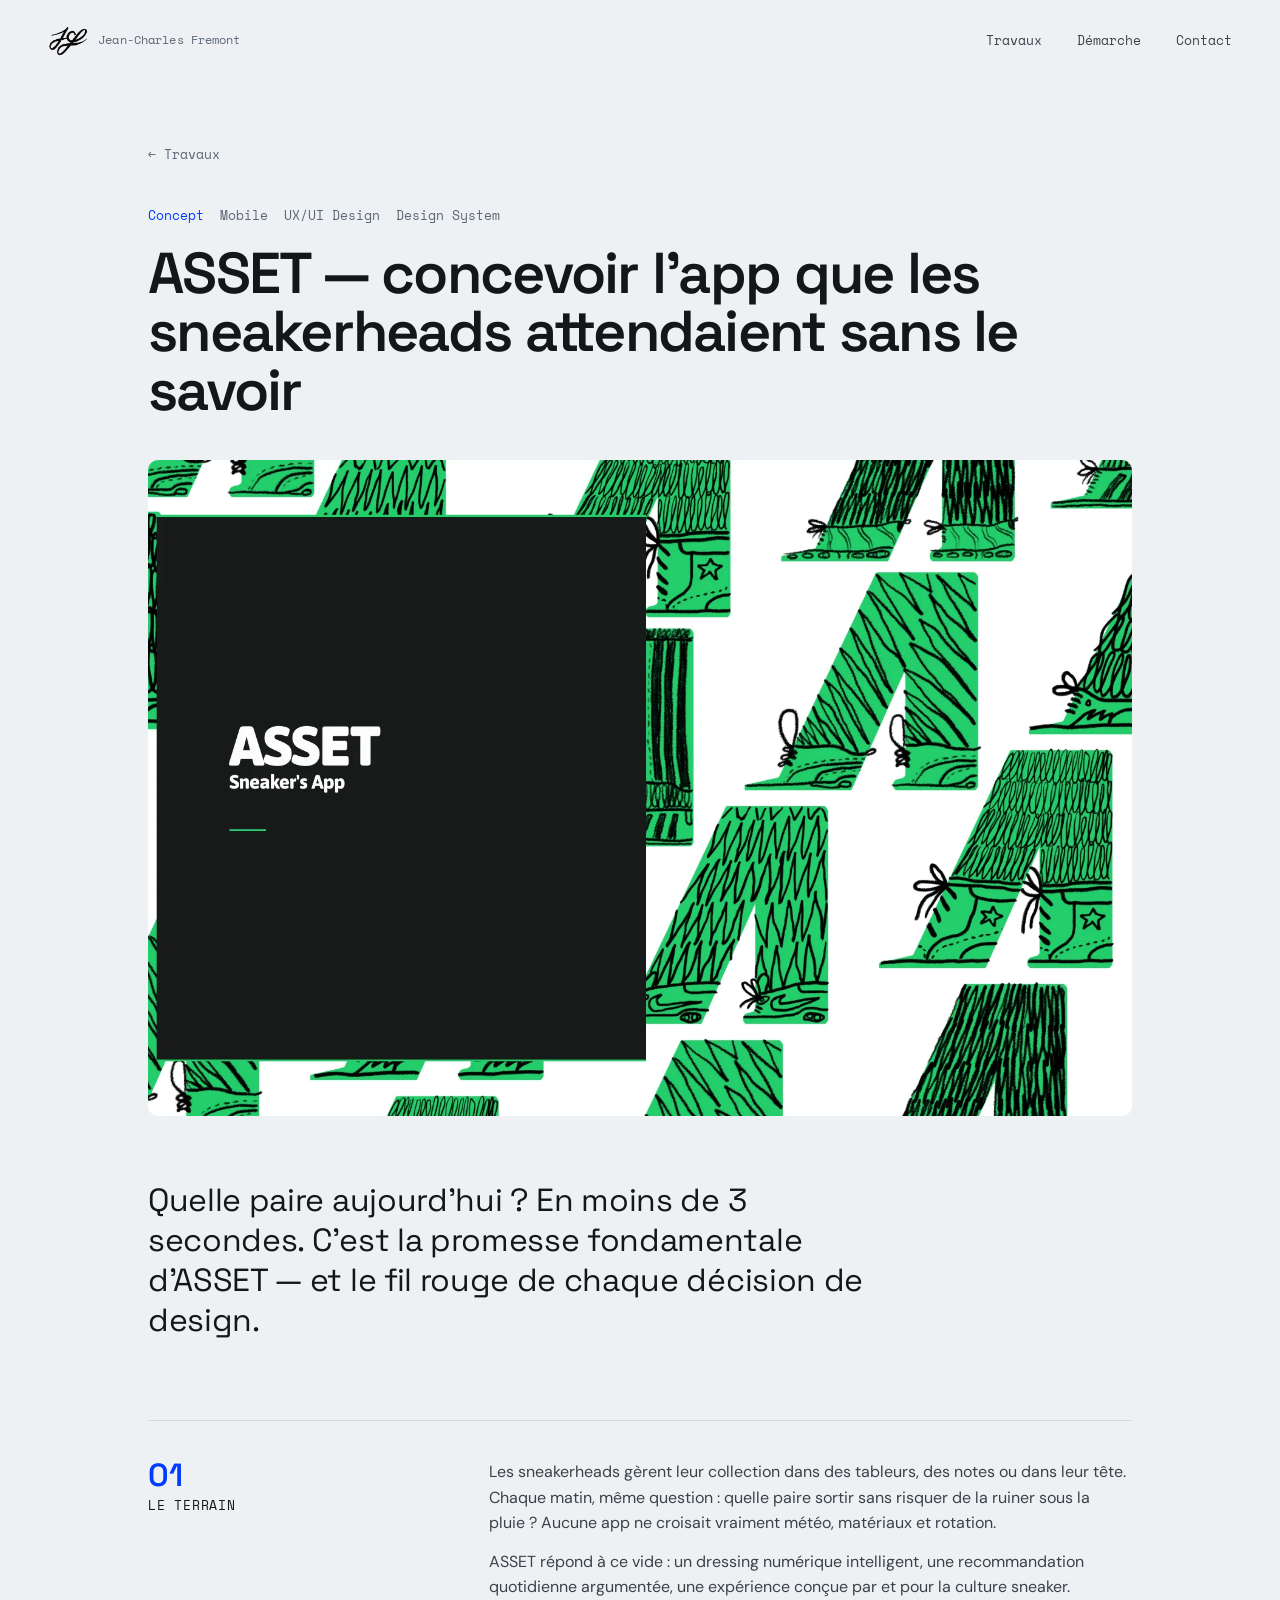
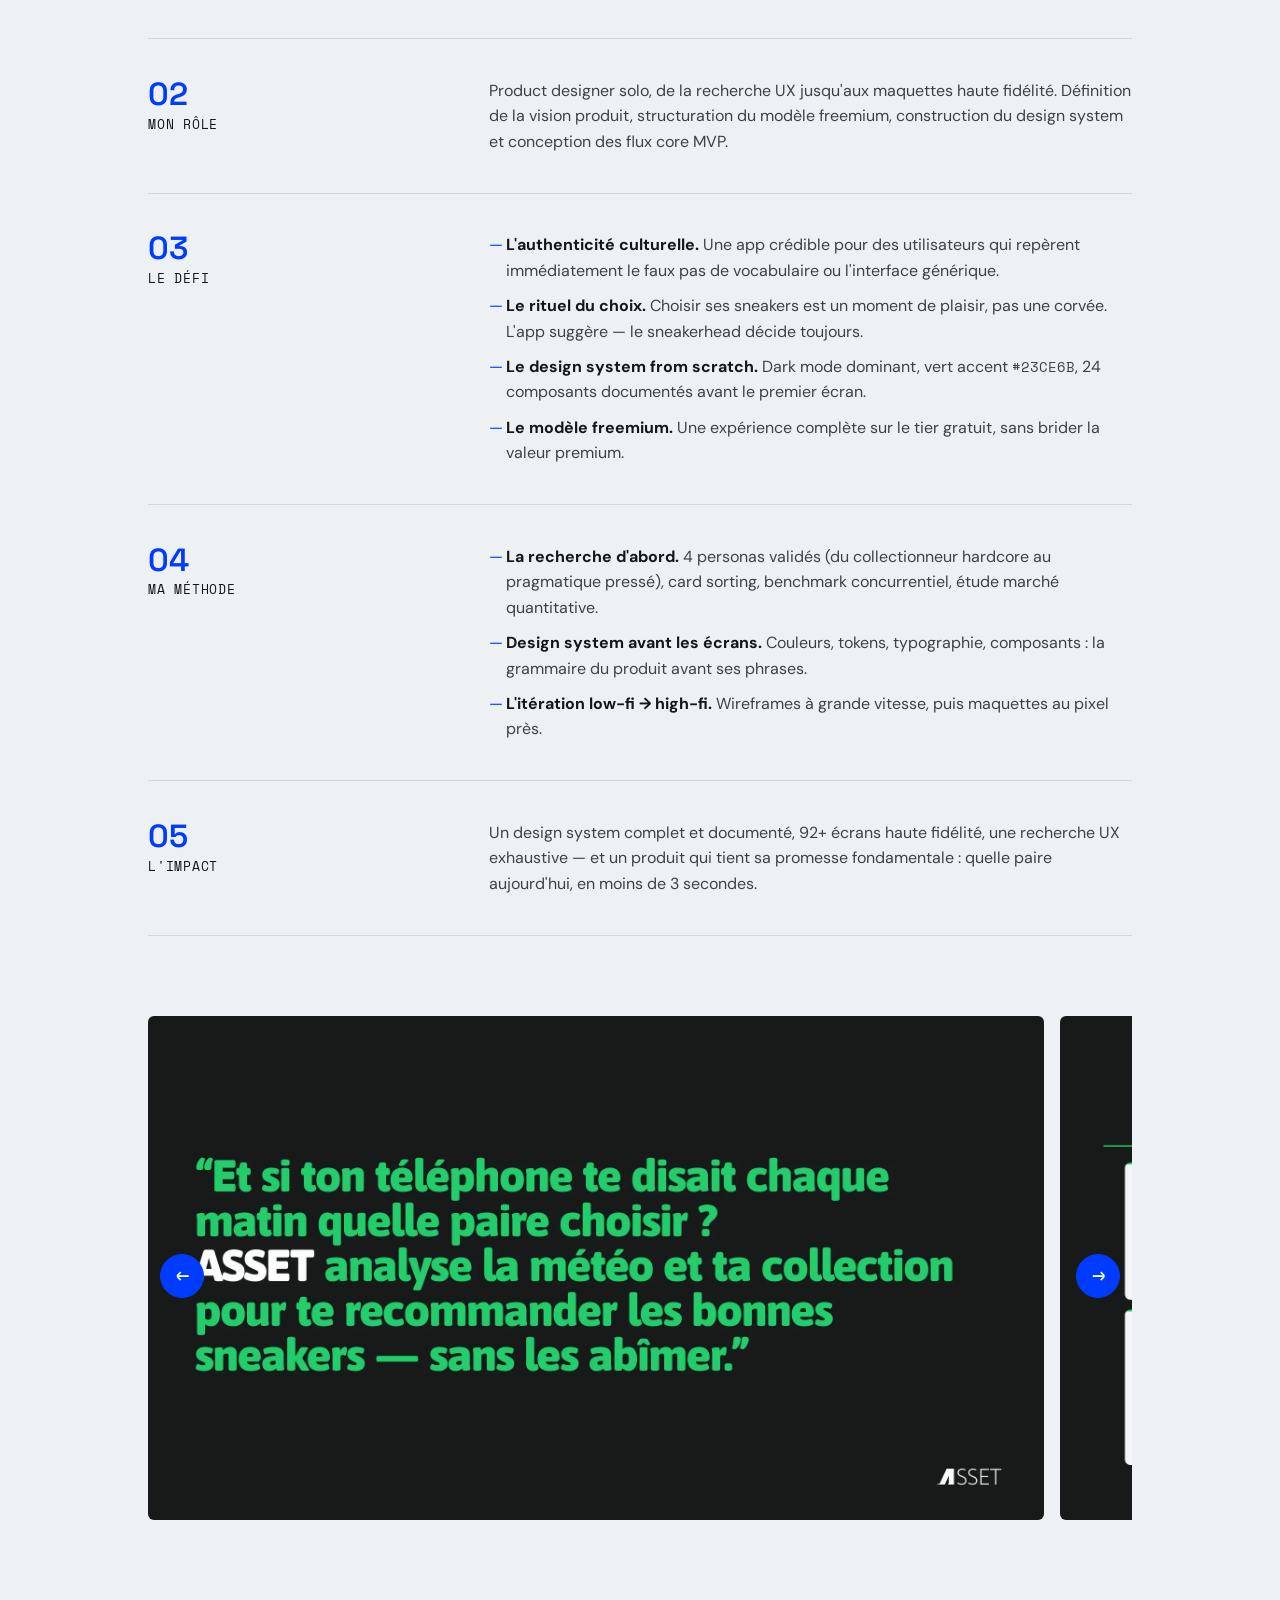
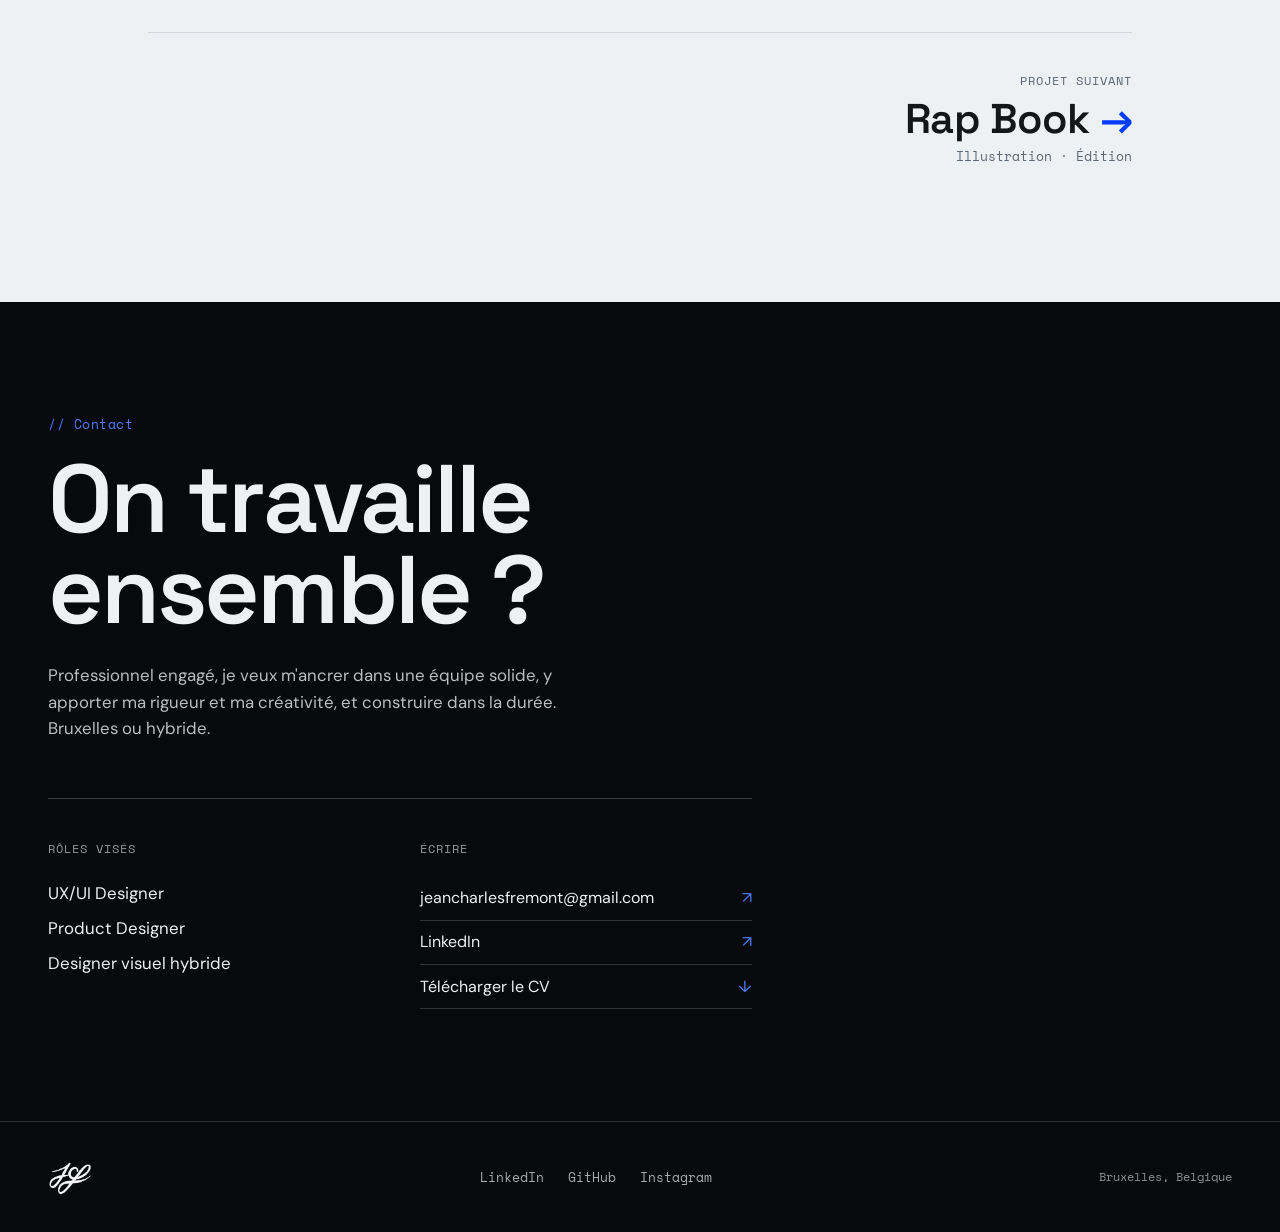
<file: asset.html>
<!DOCTYPE html>
<html lang="fr">
<head>
    <meta charset="UTF-8">
    <meta name="viewport" content="width=device-width, initial-scale=1.0">
    <title>ASSET — Jean-Charles Fremont</title>
    <meta name="description" content="ASSET — concevoir l'app que les sneakerheads attendaient sans le savoir. De la recherche UX au design system, de la vision jusqu'au pixel.">

    <!-- Favicon -->
    <link rel="icon" href="assets/favicon.svg" type="image/svg+xml">
    <link rel="canonical" href="https://portfolio-jcf.vercel.app/asset.html">
    <meta name="theme-color" content="#EEF1F4" media="(prefers-color-scheme: light)">
    <meta name="theme-color" content="#13171A" media="(prefers-color-scheme: dark)">

    <!-- Open Graph -->
    <meta property="og:type" content="website">
    <meta property="og:title" content="ASSET — Jean-Charles Fremont">
    <meta property="og:description" content="Concevoir l'app que les sneakerheads attendaient sans le savoir.">
    <meta property="og:image" content="https://portfolio-jcf.vercel.app/assets/images/asset/asset-01.webp">

    <link rel="preconnect" href="https://fonts.googleapis.com">
    <link rel="preconnect" href="https://fonts.gstatic.com" crossorigin>
    <link href="https://fonts.googleapis.com/css2?family=Space+Grotesk:wght@400;500;600;700&family=DM+Sans:opsz,wght@9..40,400;9..40,500&family=Space+Mono:wght@400;700&display=swap" rel="stylesheet">
    <link rel="stylesheet" href="style.css">

    <!-- Hotjar -->
    <script>
        (function(h,o,t,j,a,r){
            h.hj=h.hj||function(){(h.hj.q=h.hj.q||[]).push(arguments)};
            h._hjSettings={hjid:6716768,hjsv:6};
            a=o.getElementsByTagName('head')[0];
            r=o.createElement('script');r.async=1;
            r.src=t+h._hjSettings.hjid+j+h._hjSettings.hjsv;
            a.appendChild(r);
        })(window,document,'https://static.hotjar.com/c/hotjar-','.js?sv=');
    </script>
</head>
<body>

    <a class="skip-link" href="#main-content">Aller au contenu</a>
    <header class="site-header">
        <nav class="nav" aria-label="Navigation principale">
            <a href="index.html" class="wordmark" aria-label="Accueil — Jean-Charles Fremont">
                <img src="assets/signature.webp" alt="JCF" class="wordmark-sig" width="568" height="503">
                <span class="wordmark-full">Jean-Charles Fremont</span>
            </a>
            <ul class="nav-links">
                <li><a href="index.html#travaux" aria-current="page">Travaux</a></li>
                <li><a href="methode.html">Démarche</a></li>
                <li><a href="#contact">Contact</a></li>
            </ul>
        </nav>
    </header>

    <main id="main-content" class="case asset-page" data-sub="Concevoir l'app que les sneakerheads attendaient sans le savoir">

        <a href="index.html#travaux" class="case-back"><span aria-hidden="true">←</span> Travaux</a>

        <div class="case-head">
            <p class="case-meta">
                <span class="cat">Concept</span>
                <span>Mobile</span>
                <span>UX/UI Design</span>
                <span>Design System</span>
            </p>
            <h1 class="case-title">ASSET — concevoir l'app que les sneakerheads attendaient sans le savoir</h1>
        </div>

        <div class="case-hero">
            <img src="assets/images/asset/asset-01.webp" width="1920" height="1080" alt="ASSET — Et si ton téléphone te disait chaque matin quelle paire choisir ?">
        </div>

        <p class="case-intro">Quelle paire aujourd'hui&nbsp;? En moins de 3 secondes. C'est la promesse fondamentale d'ASSET — et le fil rouge de chaque décision de design.</p>

        <!-- ====== ÉTAPES ====== -->
        <section class="case-steps">

            <div class="case-step">
                <div class="case-step-side">
                    <span class="case-step-num">01</span>
                    <span class="case-step-label">Le terrain</span>
                </div>
                <div class="case-step-body">
                    <p>Les sneakerheads gèrent leur collection dans des tableurs, des notes ou dans leur tête. Chaque matin, même question&nbsp;: quelle paire sortir sans risquer de la ruiner sous la pluie&nbsp;? Aucune app ne croisait vraiment météo, matériaux et rotation.</p>
                    <p>ASSET répond à ce vide&nbsp;: un dressing numérique intelligent, une recommandation quotidienne argumentée, une expérience conçue par et pour la culture sneaker.</p>
                </div>
            </div>

            <div class="case-step">
                <div class="case-step-side">
                    <span class="case-step-num">02</span>
                    <span class="case-step-label">Mon rôle</span>
                </div>
                <div class="case-step-body">
                    <p>Product designer solo, de la recherche UX jusqu'aux maquettes haute fidélité. Définition de la vision produit, structuration du modèle freemium, construction du design system et conception des flux core MVP.</p>
                </div>
            </div>

            <div class="case-step">
                <div class="case-step-side">
                    <span class="case-step-num">03</span>
                    <span class="case-step-label">Le défi</span>
                </div>
                <div class="case-step-body">
                    <ul>
                        <li><strong>L'authenticité culturelle.</strong> Une app crédible pour des utilisateurs qui repèrent immédiatement le faux pas de vocabulaire ou l'interface générique.</li>
                        <li><strong>Le rituel du choix.</strong> Choisir ses sneakers est un moment de plaisir, pas une corvée. L'app suggère — le sneakerhead décide toujours.</li>
                        <li><strong>Le design system from scratch.</strong> Dark mode dominant, vert accent <code style="font-family:var(--font-mono);font-size:.85em">#23CE6B</code>, 24 composants documentés avant le premier écran.</li>
                        <li><strong>Le modèle freemium.</strong> Une expérience complète sur le tier gratuit, sans brider la valeur premium.</li>
                    </ul>
                </div>
            </div>

            <div class="case-step">
                <div class="case-step-side">
                    <span class="case-step-num">04</span>
                    <span class="case-step-label">Ma méthode</span>
                </div>
                <div class="case-step-body">
                    <ul>
                        <li><strong>La recherche d'abord.</strong> 4 personas validés (du collectionneur hardcore au pragmatique pressé), card sorting, benchmark concurrentiel, étude marché quantitative.</li>
                        <li><strong>Design system avant les écrans.</strong> Couleurs, tokens, typographie, composants&nbsp;: la grammaire du produit avant ses phrases.</li>
                        <li><strong>L'itération low-fi → high-fi.</strong> Wireframes à grande vitesse, puis maquettes au pixel près.</li>
                    </ul>
                </div>
            </div>

            <div class="case-step">
                <div class="case-step-side">
                    <span class="case-step-num">05</span>
                    <span class="case-step-label">L'impact</span>
                </div>
                <div class="case-step-body">
                    <p>Un design system complet et documenté, 92+ écrans haute fidélité, une recherche UX exhaustive — et un produit qui tient sa promesse fondamentale&nbsp;: quelle paire aujourd'hui, en moins de 3 secondes.</p>
                </div>
            </div>

        </section>

        <!-- ====== GALERIE ====== -->
        <div class="gallery-wrap">
            <section class="gallery" tabindex="0" aria-label="Galerie — recherche et design ASSET, défilement horizontal">
<div class="gallery-item"><img src="assets/images/asset/asset-02.webp" alt="ASSET — 02" loading="lazy"></div>
                <div class="gallery-item"><img src="assets/images/asset/asset-03.webp" alt="ASSET — 03" loading="lazy"></div>
                <div class="gallery-item"><img src="assets/images/asset/asset-04.webp" alt="ASSET — 04" loading="lazy"></div>
                <div class="gallery-item"><img src="assets/images/asset/asset-05.webp" alt="ASSET — 05" loading="lazy"></div>
                <div class="gallery-item"><img src="assets/images/asset/asset-06.webp" alt="ASSET — 06" loading="lazy"></div>
                <div class="gallery-item"><img src="assets/images/asset/asset-08.webp" alt="ASSET — écrans ajouter une paire" loading="lazy"></div>
                <div class="gallery-item"><img src="assets/images/asset/asset-07.webp" alt="ASSET — 07" loading="lazy"></div>
            </section>
            <div class="gallery-controls">
                <button class="gallery-btn js-gallery-prev" aria-label="Précédent">←</button>
                <button class="gallery-btn js-gallery-next" aria-label="Suivant">→</button>
            </div>
        </div>

        <!-- ====================== CONTACT (partagé) ====================== -->
    </main>

    <script src="projects.js?v=3"></script>
    <script src="components.js"></script>
    <script src="main.js"></script>
</body>
</html>
</file>
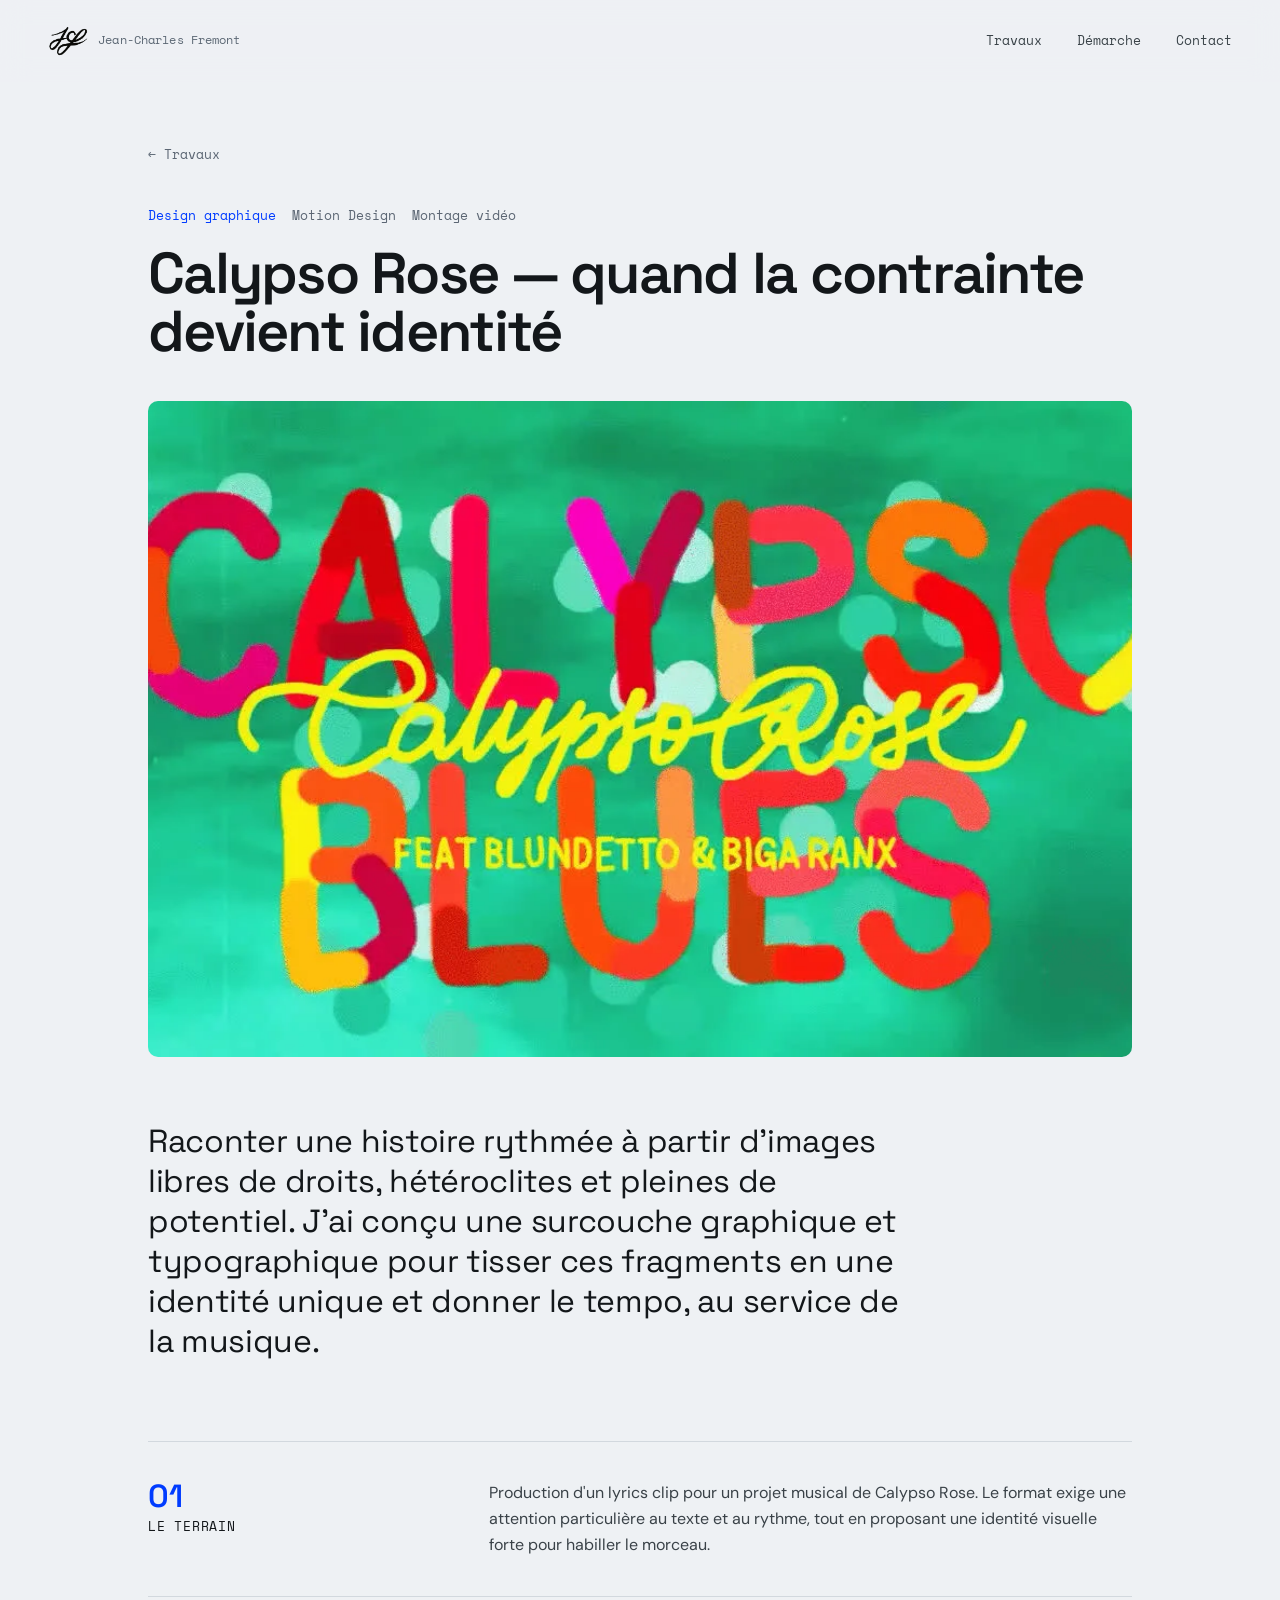
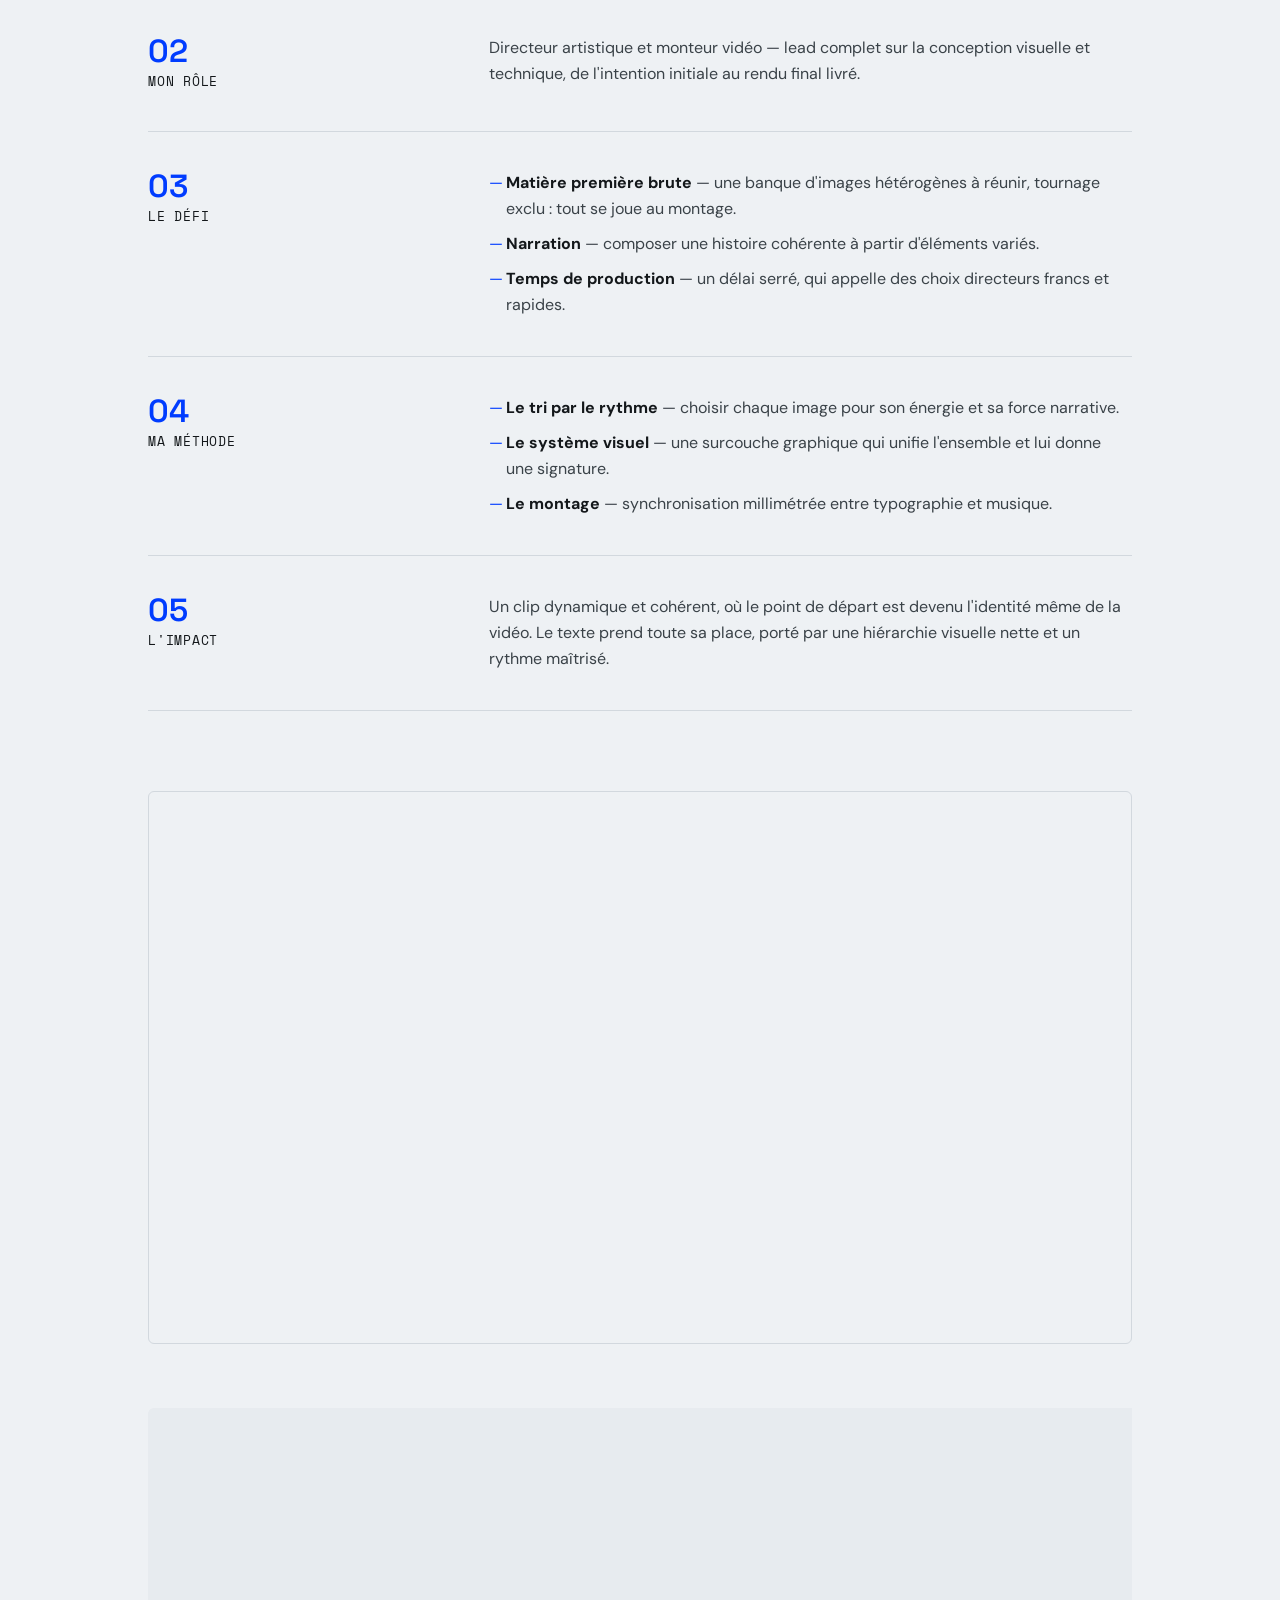
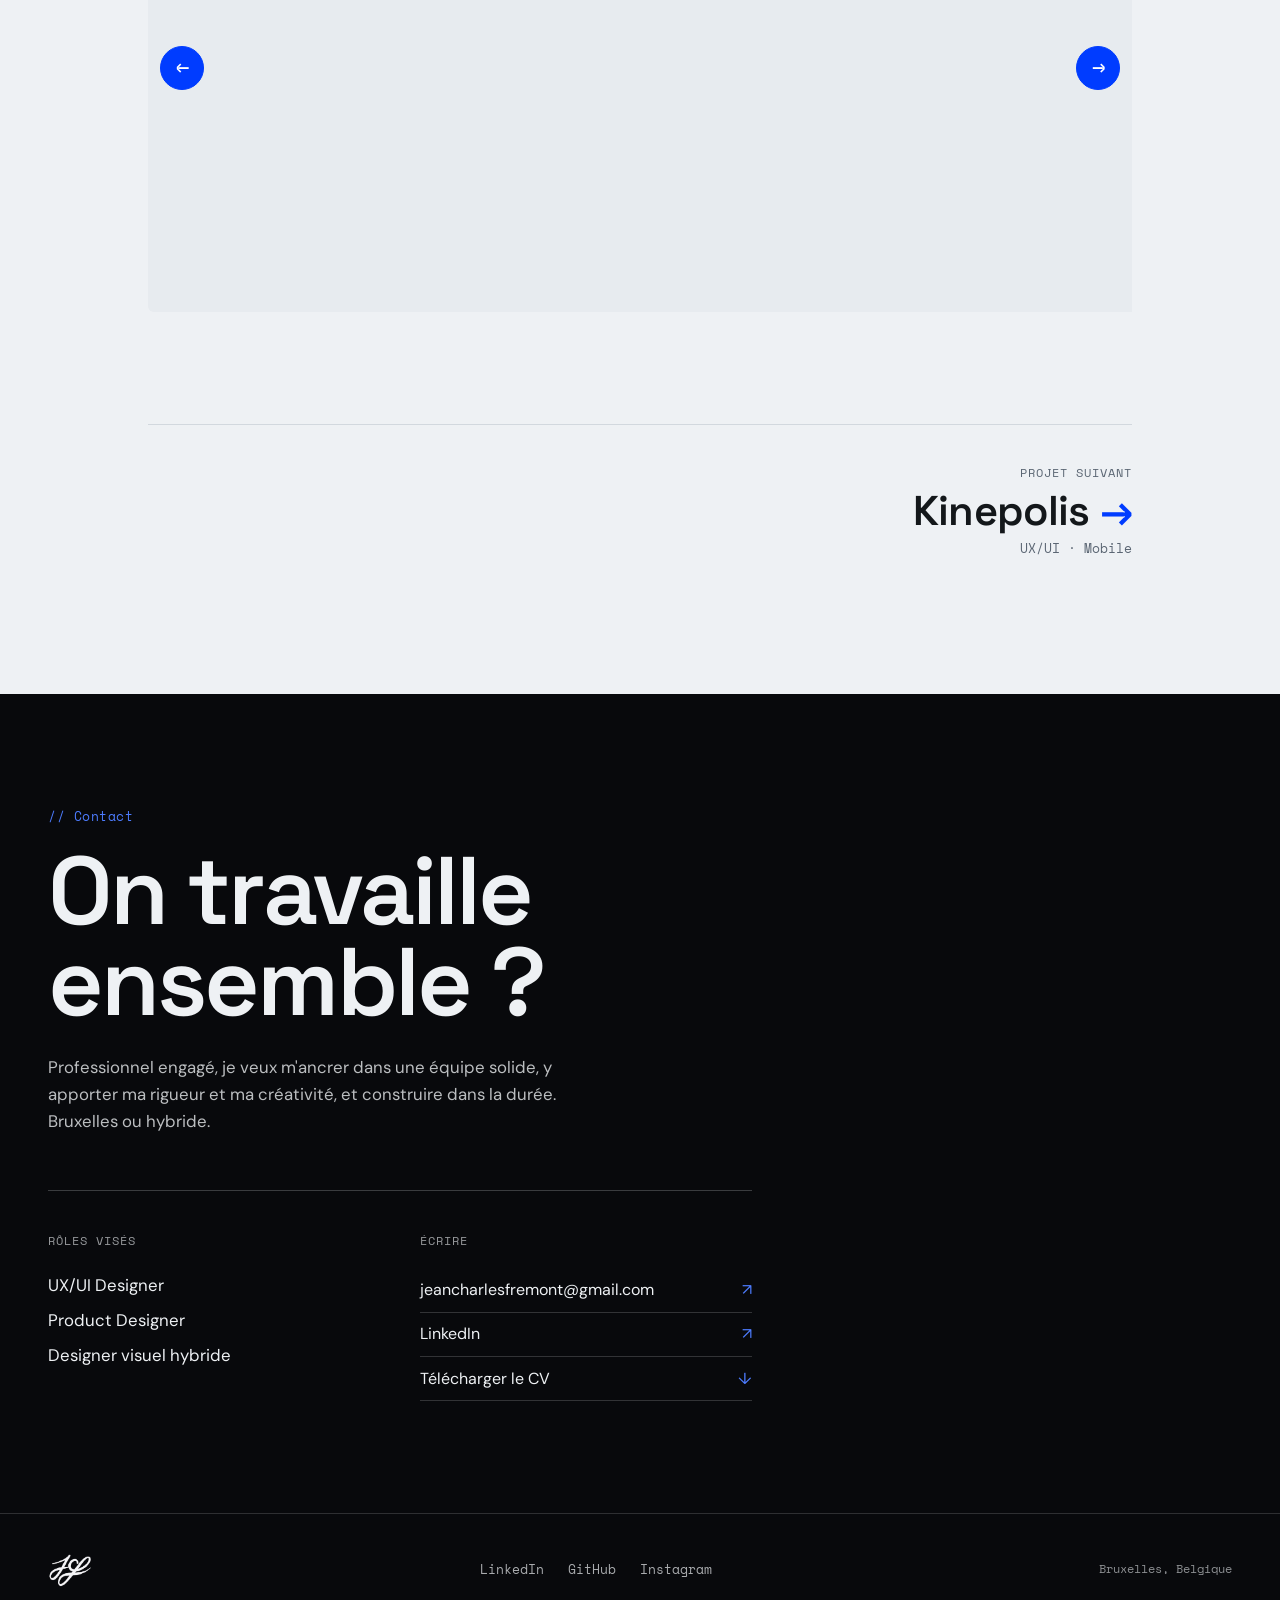
<file: calypso.html>
<!DOCTYPE html>
<html lang="fr">
<head>
    <meta charset="UTF-8">
    <meta name="viewport" content="width=device-width, initial-scale=1.0">
    <title>Calypso Rose — Jean-Charles Fremont</title>
    <meta name="description" content="Calypso Rose — quand la contrainte devient identité. Direction artistique et motion design d'un lyrics clip à partir d'images libres de droits.">
    <meta property="og:title" content="Calypso Rose — Jean-Charles Fremont">
    <meta property="og:image" content="https://portfolio-jcf.vercel.app/assets/images/Calypso_01.jpg">
    <link rel="icon" href="assets/favicon.svg" type="image/svg+xml">
    <link rel="canonical" href="https://portfolio-jcf.vercel.app/calypso.html">
    <meta name="theme-color" content="#EEF1F4" media="(prefers-color-scheme: light)">
    <meta name="theme-color" content="#13171A" media="(prefers-color-scheme: dark)">
    <link rel="preconnect" href="https://fonts.googleapis.com">
    <link rel="preconnect" href="https://fonts.gstatic.com" crossorigin>
    <link href="https://fonts.googleapis.com/css2?family=Space+Grotesk:wght@400;500;600;700&family=DM+Sans:opsz,wght@9..40,400;9..40,500&family=Space+Mono:wght@400;700&display=swap" rel="stylesheet">
    <link rel="stylesheet" href="style.css">

    <!-- Hotjar -->
    <script>
        (function(h,o,t,j,a,r){
            h.hj=h.hj||function(){(h.hj.q=h.hj.q||[]).push(arguments)};
            h._hjSettings={hjid:6716768,hjsv:6};
            a=o.getElementsByTagName('head')[0];
            r=o.createElement('script');r.async=1;
            r.src=t+h._hjSettings.hjid+j+h._hjSettings.hjsv;
            a.appendChild(r);
        })(window,document,'https://static.hotjar.com/c/hotjar-','.js?sv=');
    </script>
</head>
<body>

    <a class="skip-link" href="#main-content">Aller au contenu</a>
    <header class="site-header">
        <nav class="nav" aria-label="Navigation principale">
            <a href="index.html" class="wordmark" aria-label="Accueil — Jean-Charles Fremont">
                <img src="assets/signature.webp" alt="JCF" class="wordmark-sig" width="568" height="503">
                <span class="wordmark-full">Jean-Charles Fremont</span>
            </a>
            <ul class="nav-links">
                <li><a href="index.html#travaux" aria-current="page">Travaux</a></li>
                <li><a href="methode.html">Démarche</a></li>
                <li><a href="#contact">Contact</a></li>
            </ul>
        </nav>
    </header>

    <main id="main-content" class="case" data-sub="Quand la contrainte devient identité">
        <a href="index.html#travaux" class="case-back"><span aria-hidden="true">←</span> Travaux</a>

        <div class="case-head">
            <p class="case-meta"><span class="cat">Design graphique</span><span>Motion Design</span><span>Montage vidéo</span></p>
            <h1 class="case-title">Calypso Rose — quand la contrainte devient identité</h1>
        </div>

        <div class="case-hero">
            <video src="assets/images/Calypso_01.mp4" poster="assets/images/Calypso_01.webp" autoplay loop muted playsinline></video>
        </div>

        <p class="case-intro">Raconter une histoire rythmée à partir d'images libres de droits, hétéroclites et pleines de potentiel. J'ai conçu une surcouche graphique et typographique pour tisser ces fragments en une identité unique et donner le tempo, au service de la musique.</p>

        <section class="case-steps">
            <div class="case-step">
                <div class="case-step-side"><span class="case-step-num">01</span><span class="case-step-label">Le terrain</span></div>
                <div class="case-step-body"><p>Production d'un lyrics clip pour un projet musical de Calypso Rose. Le format exige une attention particulière au texte et au rythme, tout en proposant une identité visuelle forte pour habiller le morceau.</p></div>
            </div>
            <div class="case-step">
                <div class="case-step-side"><span class="case-step-num">02</span><span class="case-step-label">Mon rôle</span></div>
                <div class="case-step-body"><p>Directeur artistique et monteur vidéo — lead complet sur la conception visuelle et technique, de l'intention initiale au rendu final livré.</p></div>
            </div>
            <div class="case-step">
                <div class="case-step-side"><span class="case-step-num">03</span><span class="case-step-label">Le défi</span></div>
                <div class="case-step-body"><ul>
                    <li><strong>Matière première brute</strong> — une banque d'images hétérogènes à réunir, tournage exclu&nbsp;: tout se joue au montage.</li>
                    <li><strong>Narration</strong> — composer une histoire cohérente à partir d'éléments variés.</li>
                    <li><strong>Temps de production</strong> — un délai serré, qui appelle des choix directeurs francs et rapides.</li>
                </ul></div>
            </div>
            <div class="case-step">
                <div class="case-step-side"><span class="case-step-num">04</span><span class="case-step-label">Ma méthode</span></div>
                <div class="case-step-body"><ul>
                    <li><strong>Le tri par le rythme</strong> — choisir chaque image pour son énergie et sa force narrative.</li>
                    <li><strong>Le système visuel</strong> — une surcouche graphique qui unifie l'ensemble et lui donne une signature.</li>
                    <li><strong>Le montage</strong> — synchronisation millimétrée entre typographie et musique.</li>
                </ul></div>
            </div>
            <div class="case-step">
                <div class="case-step-side"><span class="case-step-num">05</span><span class="case-step-label">L'impact</span></div>
                <div class="case-step-body"><p>Un clip dynamique et cohérent, où le point de départ est devenu l'identité même de la vidéo. Le texte prend toute sa place, porté par une hiérarchie visuelle nette et un rythme maîtrisé.</p></div>
            </div>
        </section>

        <div class="case-video">
            <iframe src="https://www.youtube.com/embed/cHPQN-msxeY" title="Calypso Rose — Lyrics Clip" allow="accelerometer; autoplay; clipboard-write; encrypted-media; gyroscope; picture-in-picture; web-share" allowfullscreen></iframe>
        </div>

        <div class="gallery-wrap">
            <section class="gallery" tabindex="0" aria-label="Galerie — extraits vidéo Calypso Rose, défilement horizontal">
                <div class="gallery-item"><video src="assets/images/Calypso_02.mp4" autoplay loop muted playsinline></video></div>
                <div class="gallery-item"><video src="assets/images/Calypso_03.mp4" autoplay loop muted playsinline></video></div>
                <div class="gallery-item"><video src="assets/images/Calypso_04.mp4" autoplay loop muted playsinline></video></div>
            </section>
            <div class="gallery-controls">
                <button class="gallery-btn js-gallery-prev" aria-label="Précédent">←</button>
                <button class="gallery-btn js-gallery-next" aria-label="Suivant">→</button>
            </div>
        </div>

    </main>

    <script src="projects.js?v=3"></script>
    <script src="components.js"></script>
    <script src="main.js"></script>
</body>
</html>
</file>
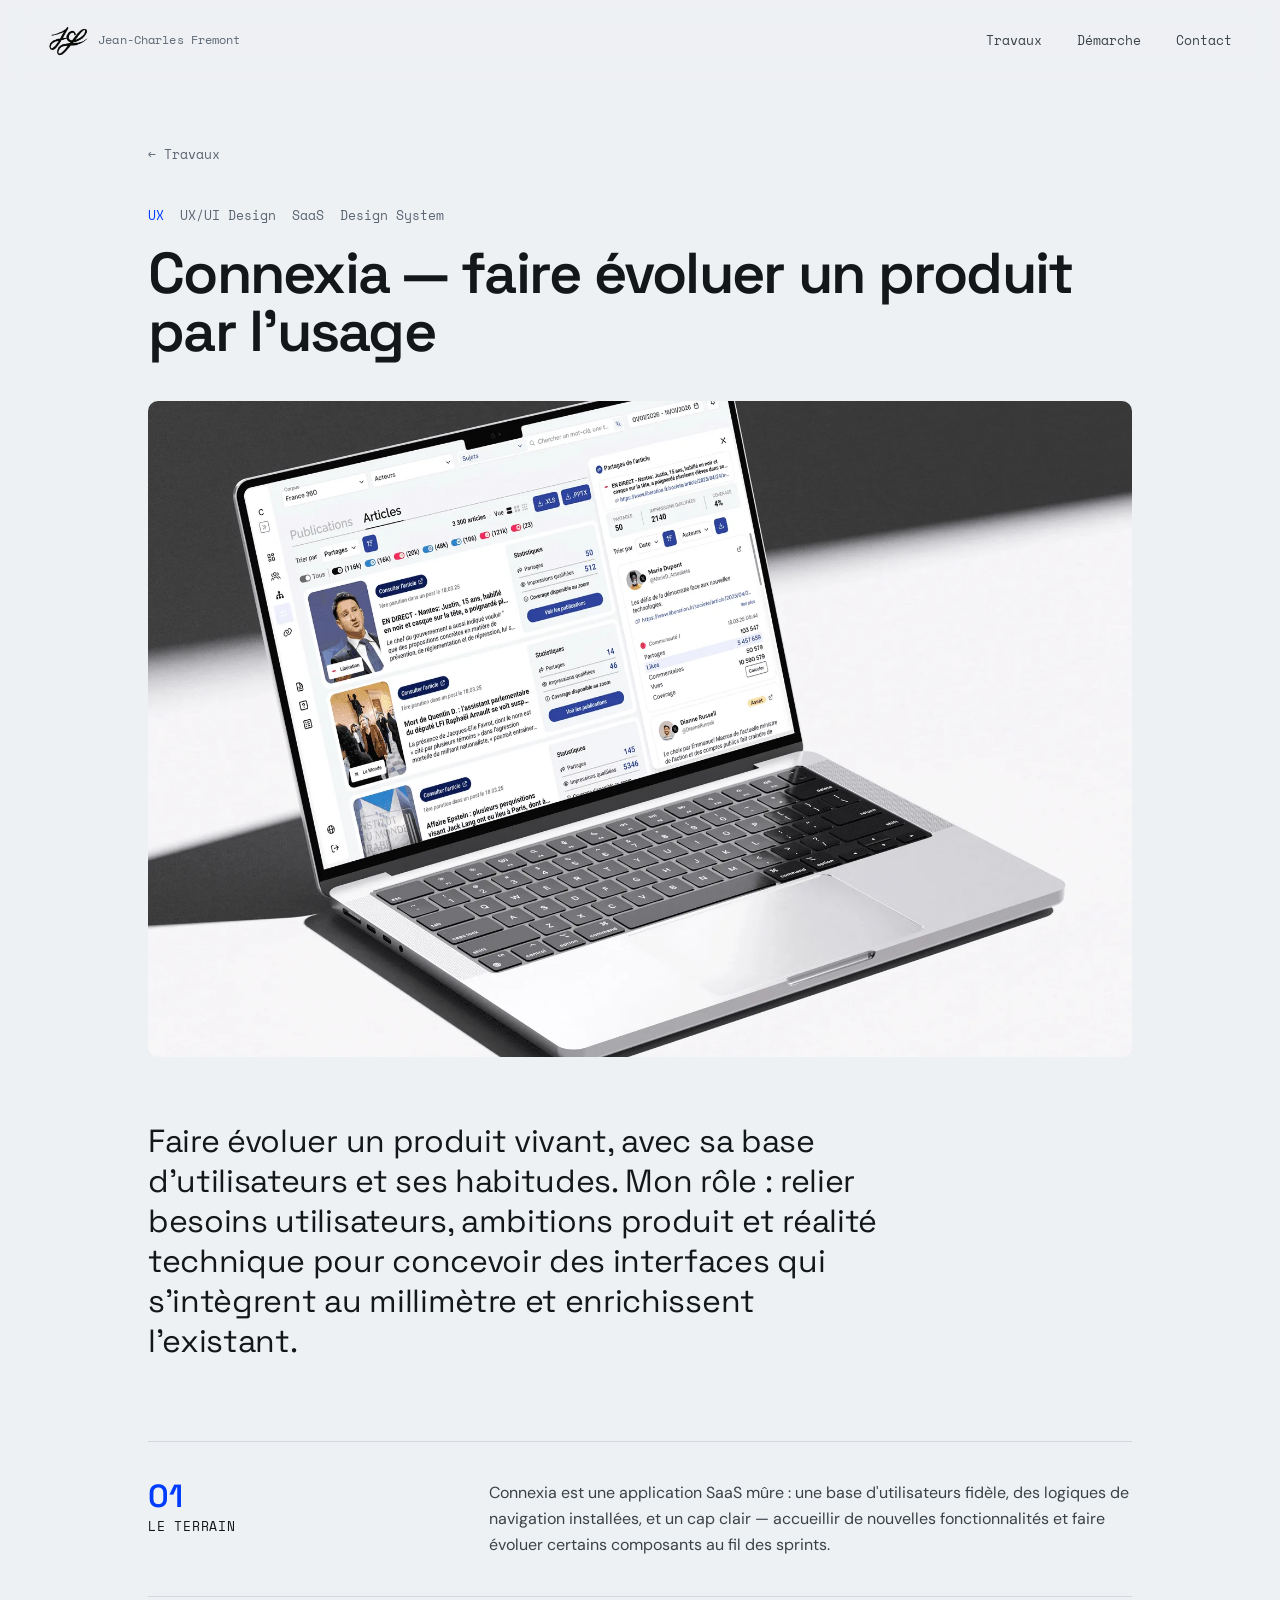
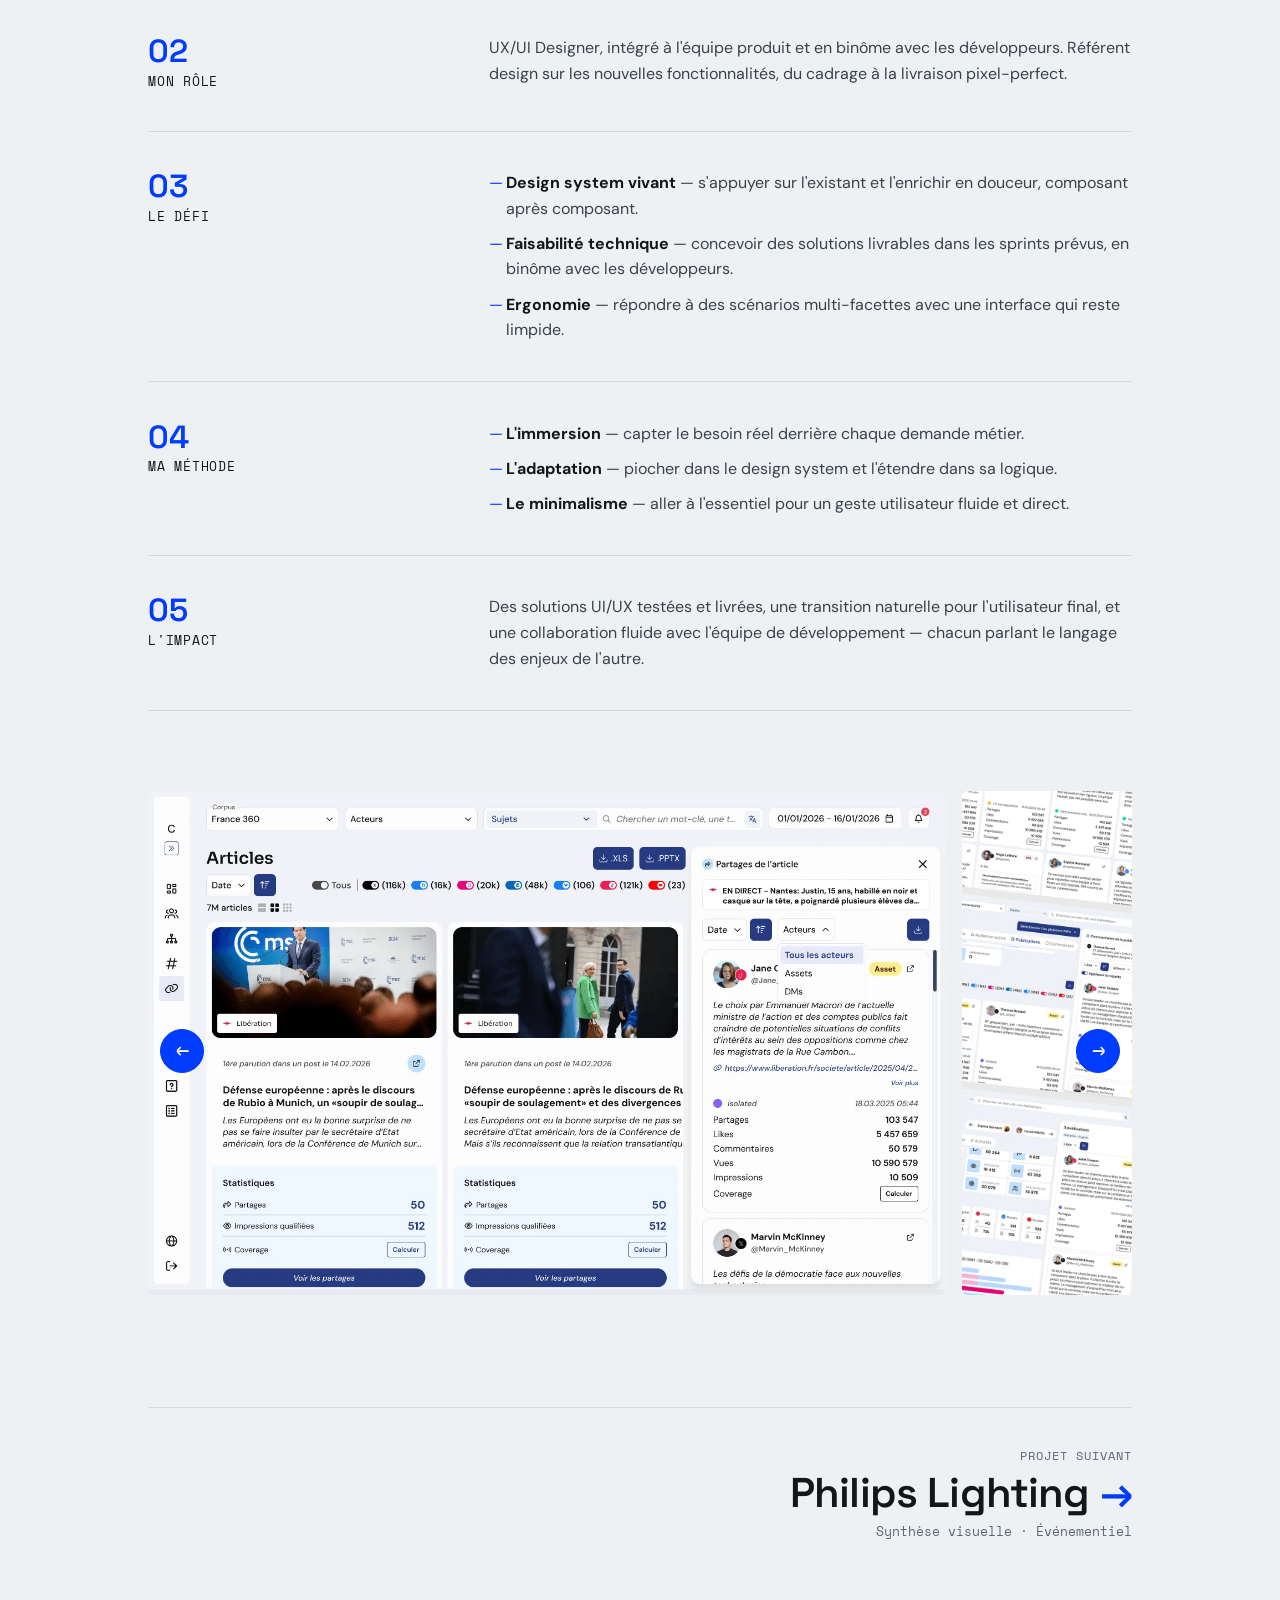
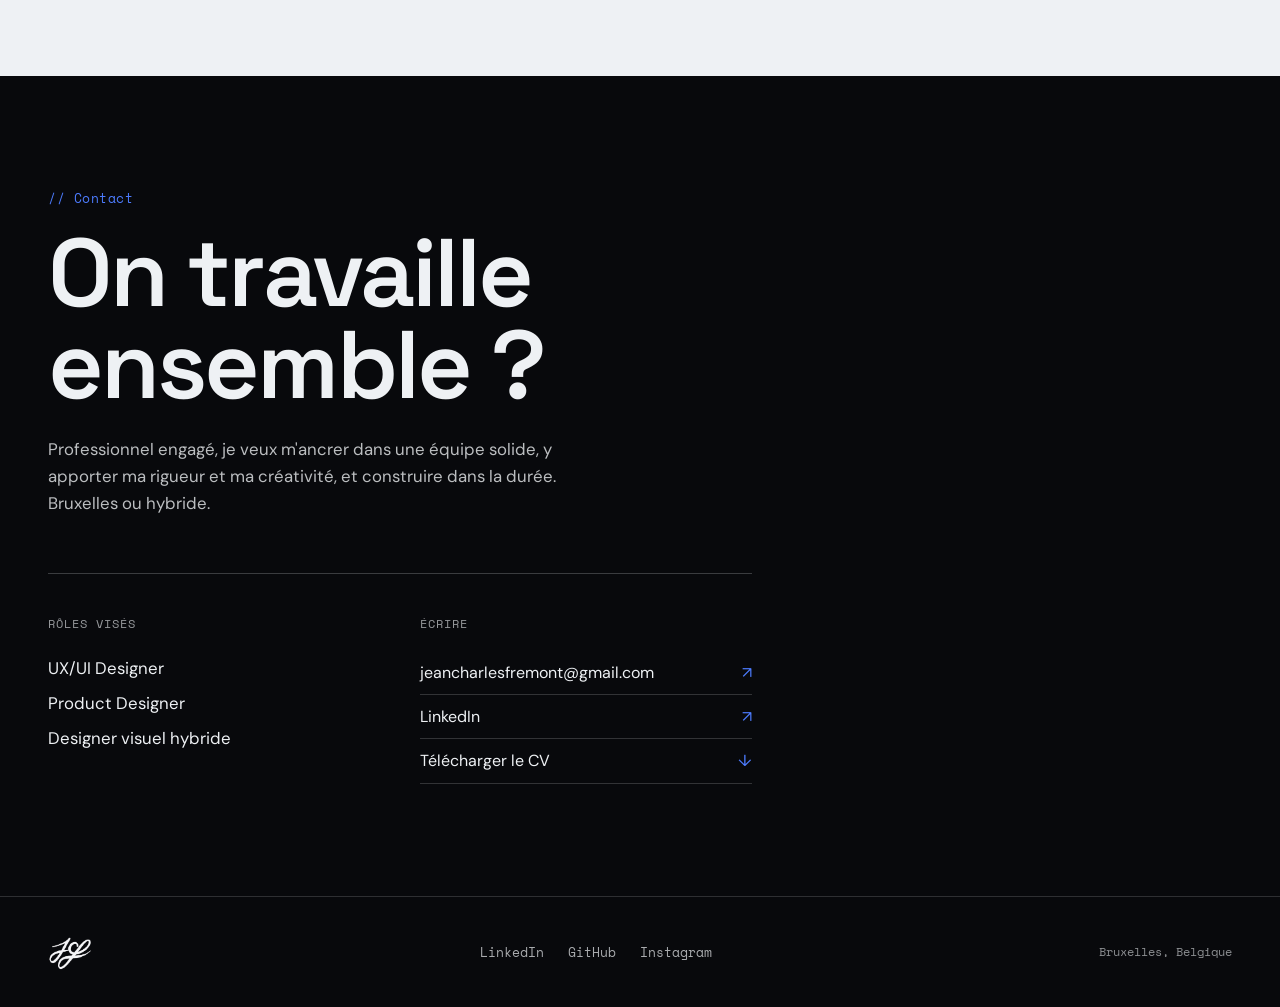
<file: connexia.html>
<!DOCTYPE html>
<html lang="fr">
<head>
    <meta charset="UTF-8">
    <meta name="viewport" content="width=device-width, initial-scale=1.0">
    <title>Connexia — Jean-Charles Fremont</title>
    <meta name="description" content="Connexia — faire évoluer un produit SaaS par l'usage. Intégration et conception UX/UI dans un design system existant.">
    <meta property="og:title" content="Connexia — Jean-Charles Fremont">
    <meta property="og:image" content="https://portfolio-jcf.vercel.app/assets/images/Connexia_hero.png">
    <link rel="icon" href="assets/favicon.svg" type="image/svg+xml">
    <link rel="canonical" href="https://portfolio-jcf.vercel.app/connexia.html">
    <meta name="theme-color" content="#EEF1F4" media="(prefers-color-scheme: light)">
    <meta name="theme-color" content="#13171A" media="(prefers-color-scheme: dark)">
    <link rel="preconnect" href="https://fonts.googleapis.com">
    <link rel="preconnect" href="https://fonts.gstatic.com" crossorigin>
    <link href="https://fonts.googleapis.com/css2?family=Space+Grotesk:wght@400;500;600;700&family=DM+Sans:opsz,wght@9..40,400;9..40,500&family=Space+Mono:wght@400;700&display=swap" rel="stylesheet">
    <link rel="stylesheet" href="style.css">

    <!-- Hotjar -->
    <script>
        (function(h,o,t,j,a,r){
            h.hj=h.hj||function(){(h.hj.q=h.hj.q||[]).push(arguments)};
            h._hjSettings={hjid:6716768,hjsv:6};
            a=o.getElementsByTagName('head')[0];
            r=o.createElement('script');r.async=1;
            r.src=t+h._hjSettings.hjid+j+h._hjSettings.hjsv;
            a.appendChild(r);
        })(window,document,'https://static.hotjar.com/c/hotjar-','.js?sv=');
    </script>
</head>
<body>

    <a class="skip-link" href="#main-content">Aller au contenu</a>
    <header class="site-header">
        <nav class="nav" aria-label="Navigation principale">
            <a href="index.html" class="wordmark" aria-label="Accueil — Jean-Charles Fremont">
                <img src="assets/signature.webp" alt="JCF" class="wordmark-sig" width="568" height="503">
                <span class="wordmark-full">Jean-Charles Fremont</span>
            </a>
            <ul class="nav-links">
                <li><a href="index.html#travaux" aria-current="page">Travaux</a></li>
                <li><a href="methode.html">Démarche</a></li>
                <li><a href="#contact">Contact</a></li>
            </ul>
        </nav>
    </header>

    <main id="main-content" class="case" data-sub="Faire grandir un produit et son design system, ensemble">
        <a href="index.html#travaux" class="case-back"><span aria-hidden="true">←</span> Travaux</a>

        <div class="case-head">
            <p class="case-meta"><span class="cat">UX</span><span>UX/UI Design</span><span>SaaS</span><span>Design System</span></p>
            <h1 class="case-title">Connexia — faire évoluer un produit par l'usage</h1>
        </div>

        <div class="case-hero">
            <picture><source srcset="assets/images/Connexia_hero.webp" type="image/webp"><img src="assets/images/Connexia_hero.png" alt="Interface Connexia — vue d'ensemble"></picture>
        </div>

        <p class="case-intro">Faire évoluer un produit vivant, avec sa base d'utilisateurs et ses habitudes. Mon rôle&nbsp;: relier besoins utilisateurs, ambitions produit et réalité technique pour concevoir des interfaces qui s'intègrent au millimètre et enrichissent l'existant.</p>

        <section class="case-steps">
            <div class="case-step">
                <div class="case-step-side"><span class="case-step-num">01</span><span class="case-step-label">Le terrain</span></div>
                <div class="case-step-body"><p>Connexia est une application SaaS mûre&nbsp;: une base d'utilisateurs fidèle, des logiques de navigation installées, et un cap clair — accueillir de nouvelles fonctionnalités et faire évoluer certains composants au fil des sprints.</p></div>
            </div>
            <div class="case-step">
                <div class="case-step-side"><span class="case-step-num">02</span><span class="case-step-label">Mon rôle</span></div>
                <div class="case-step-body"><p>UX/UI Designer, intégré à l'équipe produit et en binôme avec les développeurs. Référent design sur les nouvelles fonctionnalités, du cadrage à la livraison pixel-perfect.</p></div>
            </div>
            <div class="case-step">
                <div class="case-step-side"><span class="case-step-num">03</span><span class="case-step-label">Le défi</span></div>
                <div class="case-step-body"><ul>
                    <li><strong>Design system vivant</strong> — s'appuyer sur l'existant et l'enrichir en douceur, composant après composant.</li>
                    <li><strong>Faisabilité technique</strong> — concevoir des solutions livrables dans les sprints prévus, en binôme avec les développeurs.</li>
                    <li><strong>Ergonomie</strong> — répondre à des scénarios multi-facettes avec une interface qui reste limpide.</li>
                </ul></div>
            </div>
            <div class="case-step">
                <div class="case-step-side"><span class="case-step-num">04</span><span class="case-step-label">Ma méthode</span></div>
                <div class="case-step-body"><ul>
                    <li><strong>L'immersion</strong> — capter le besoin réel derrière chaque demande métier.</li>
                    <li><strong>L'adaptation</strong> — piocher dans le design system et l'étendre dans sa logique.</li>
                    <li><strong>Le minimalisme</strong> — aller à l'essentiel pour un geste utilisateur fluide et direct.</li>
                </ul></div>
            </div>
            <div class="case-step">
                <div class="case-step-side"><span class="case-step-num">05</span><span class="case-step-label">L'impact</span></div>
                <div class="case-step-body"><p>Des solutions UI/UX testées et livrées, une transition naturelle pour l'utilisateur final, et une collaboration fluide avec l'équipe de développement — chacun parlant le langage des enjeux de l'autre.</p></div>
            </div>
        </section>

        <div class="gallery-wrap">
            <section class="gallery" tabindex="0" aria-label="Galerie — wireframes Connexia, défilement horizontal">
                <div class="gallery-item"><picture><source srcset="assets/images/connexia_wireframes_01.webp" type="image/webp"><img src="assets/images/connexia_wireframes_01.png" alt="Wireframes Connexia — exploration 1" loading="lazy"></picture></div>
                <div class="gallery-item"><picture><source srcset="assets/images/connexia_wireframes_02.webp" type="image/webp"><img src="assets/images/connexia_wireframes_02.png" alt="Wireframes Connexia — exploration 2" loading="lazy"></picture></div>
                <div class="gallery-item"><picture><source srcset="assets/images/connexia_wireframes_03.webp" type="image/webp"><img src="assets/images/connexia_wireframes_03.png" alt="Wireframes Connexia — exploration 3" loading="lazy"></picture></div>
                <div class="gallery-item"><picture><source srcset="assets/images/connexia_wireframes_04.webp" type="image/webp"><img src="assets/images/connexia_wireframes_04.png" alt="Wireframes Connexia — exploration 4" loading="lazy"></picture></div>
            </section>
            <div class="gallery-controls">
                <button class="gallery-btn js-gallery-prev" aria-label="Précédent">←</button>
                <button class="gallery-btn js-gallery-next" aria-label="Suivant">→</button>
            </div>
        </div>

    </main>

    <script src="projects.js?v=3"></script>
    <script src="components.js"></script>
    <script src="main.js"></script>
</body>
</html>
</file>
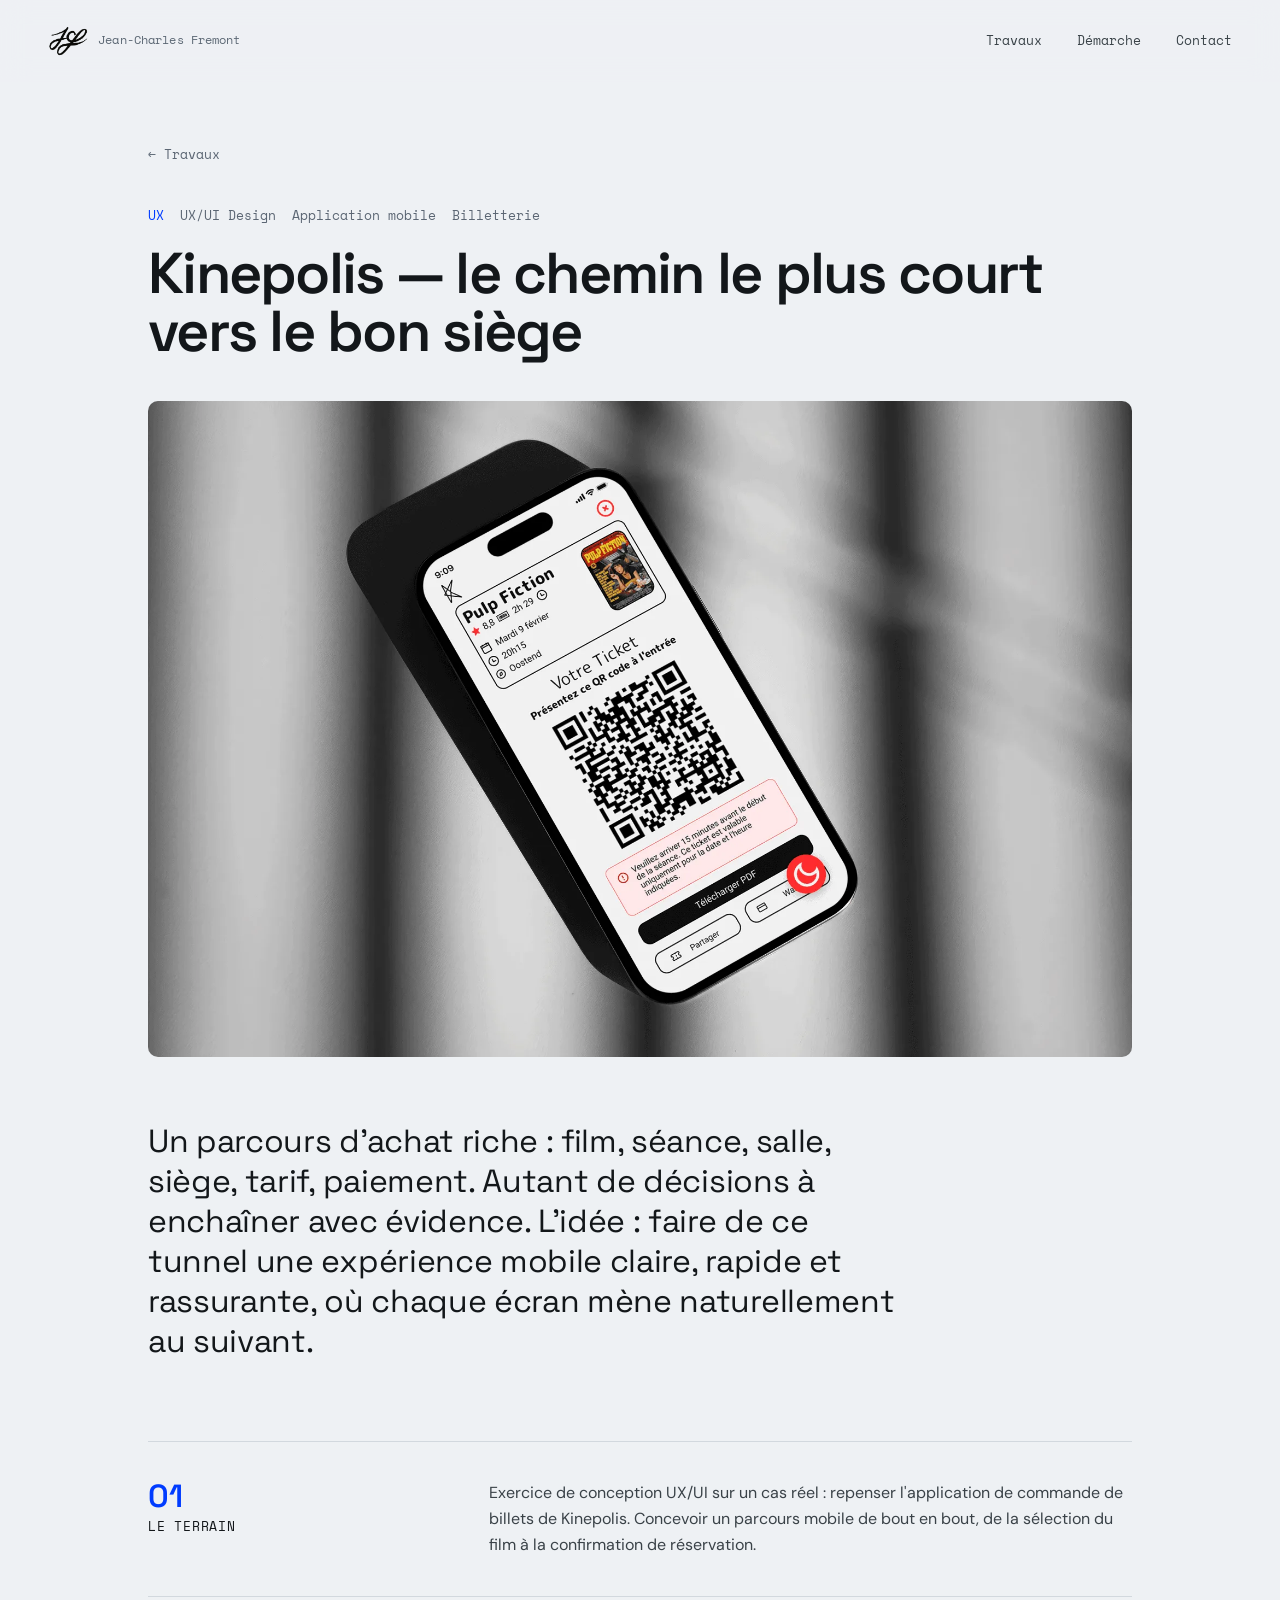
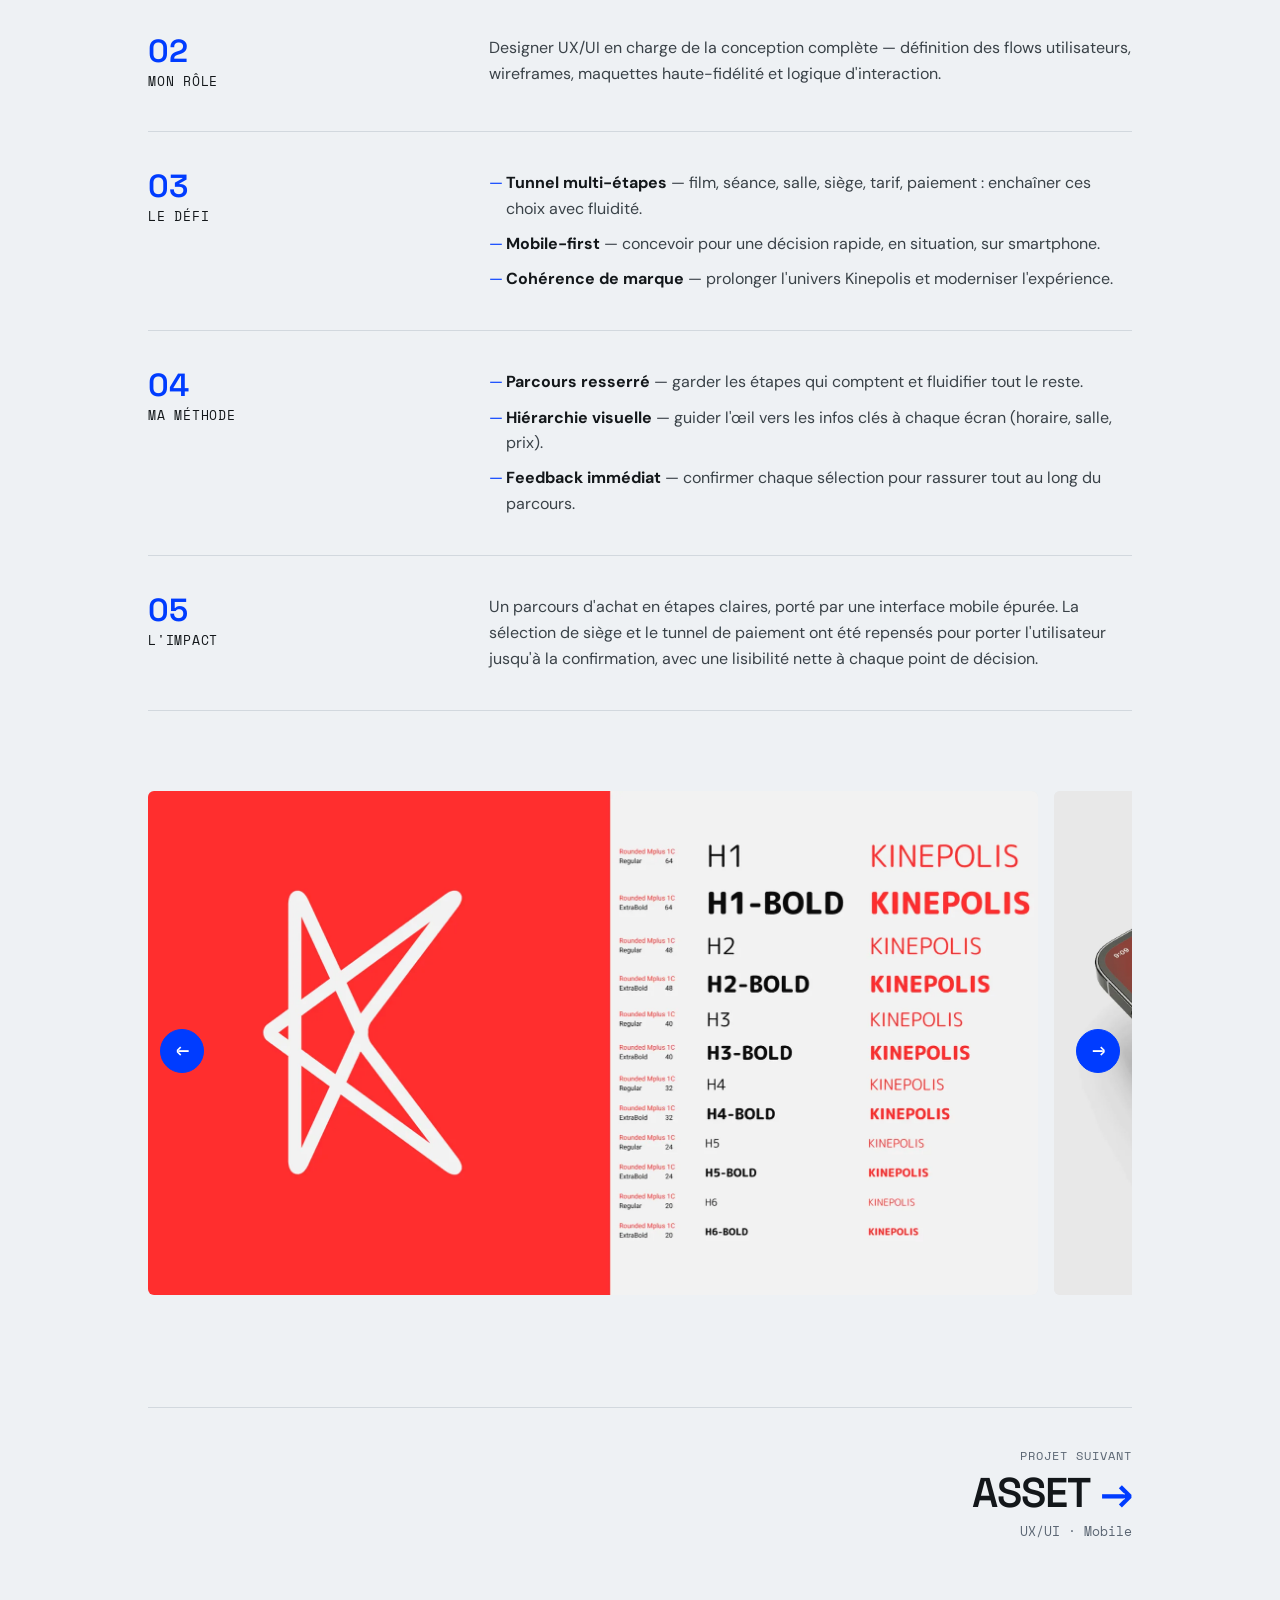
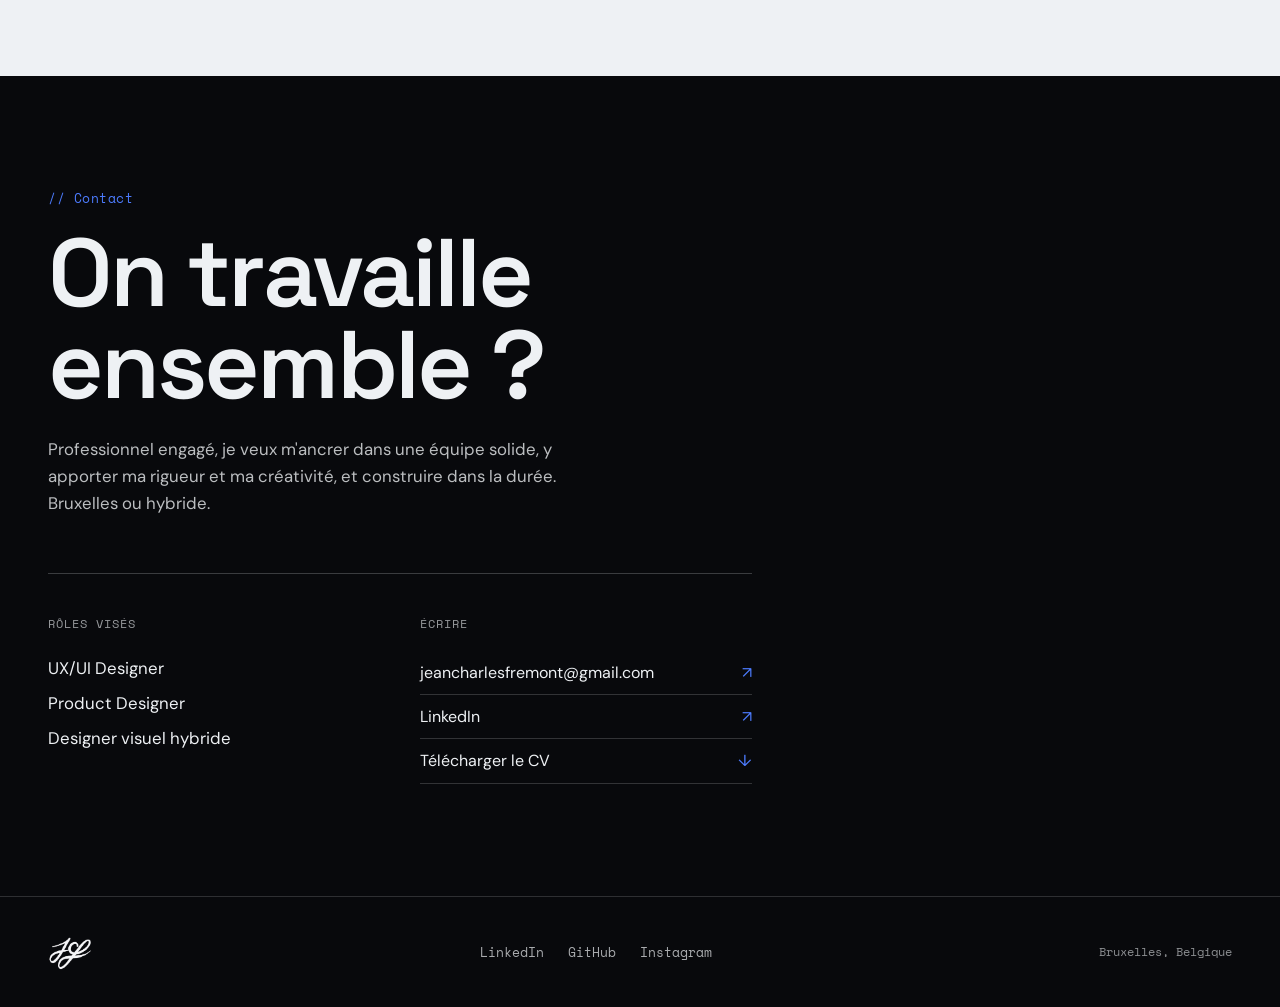
<file: kinepolis.html>
<!DOCTYPE html>
<html lang="fr">
<head>
    <meta charset="UTF-8">
    <meta name="viewport" content="width=device-width, initial-scale=1.0">
    <title>Kinepolis — Jean-Charles Fremont</title>
    <meta name="description" content="Kinepolis — repenser le tunnel d'achat d'une billetterie mobile pour éliminer la friction. Conception UX/UI end-to-end.">
    <meta property="og:title" content="Kinepolis — Jean-Charles Fremont">
    <meta property="og:image" content="https://portfolio-jcf.vercel.app/assets/images/KINEPOLIS-cover.png">
    <link rel="icon" href="assets/favicon.svg" type="image/svg+xml">
    <link rel="canonical" href="https://portfolio-jcf.vercel.app/kinepolis.html">
    <meta name="theme-color" content="#EEF1F4" media="(prefers-color-scheme: light)">
    <meta name="theme-color" content="#13171A" media="(prefers-color-scheme: dark)">
    <link rel="preconnect" href="https://fonts.googleapis.com">
    <link rel="preconnect" href="https://fonts.gstatic.com" crossorigin>
    <link href="https://fonts.googleapis.com/css2?family=Space+Grotesk:wght@400;500;600;700&family=DM+Sans:opsz,wght@9..40,400;9..40,500&family=Space+Mono:wght@400;700&display=swap" rel="stylesheet">
    <link rel="stylesheet" href="style.css">

    <!-- Hotjar -->
    <script>
        (function(h,o,t,j,a,r){
            h.hj=h.hj||function(){(h.hj.q=h.hj.q||[]).push(arguments)};
            h._hjSettings={hjid:6716768,hjsv:6};
            a=o.getElementsByTagName('head')[0];
            r=o.createElement('script');r.async=1;
            r.src=t+h._hjSettings.hjid+j+h._hjSettings.hjsv;
            a.appendChild(r);
        })(window,document,'https://static.hotjar.com/c/hotjar-','.js?sv=');
    </script>
</head>
<body>

    <a class="skip-link" href="#main-content">Aller au contenu</a>
    <header class="site-header">
        <nav class="nav" aria-label="Navigation principale">
            <a href="index.html" class="wordmark" aria-label="Accueil — Jean-Charles Fremont">
                <img src="assets/signature.webp" alt="JCF" class="wordmark-sig" width="568" height="503">
                <span class="wordmark-full">Jean-Charles Fremont</span>
            </a>
            <ul class="nav-links">
                <li><a href="index.html#travaux" aria-current="page">Travaux</a></li>
                <li><a href="methode.html">Démarche</a></li>
                <li><a href="#contact">Contact</a></li>
            </ul>
        </nav>
    </header>

    <main id="main-content" class="case" data-sub="Un parcours d'achat mobile clair et rapide">
        <a href="index.html#travaux" class="case-back"><span aria-hidden="true">←</span> Travaux</a>

        <div class="case-head">
            <p class="case-meta"><span class="cat">UX</span><span>UX/UI Design</span><span>Application mobile</span><span>Billetterie</span></p>
            <h1 class="case-title">Kinepolis — le chemin le plus court vers le bon siège</h1>
        </div>

        <div class="case-hero">
            <picture><source srcset="assets/images/KINEPOLIS-cover.webp" type="image/webp"><img src="assets/images/KINEPOLIS-cover.png" alt="Kinepolis — interface de commande de billets"></picture>
        </div>

        <p class="case-intro">Un parcours d'achat riche&nbsp;: film, séance, salle, siège, tarif, paiement. Autant de décisions à enchaîner avec évidence. L'idée&nbsp;: faire de ce tunnel une expérience mobile claire, rapide et rassurante, où chaque écran mène naturellement au suivant.</p>

        <section class="case-steps">
            <div class="case-step">
                <div class="case-step-side"><span class="case-step-num">01</span><span class="case-step-label">Le terrain</span></div>
                <div class="case-step-body"><p>Exercice de conception UX/UI sur un cas réel&nbsp;: repenser l'application de commande de billets de Kinepolis. Concevoir un parcours mobile de bout en bout, de la sélection du film à la confirmation de réservation.</p></div>
            </div>
            <div class="case-step">
                <div class="case-step-side"><span class="case-step-num">02</span><span class="case-step-label">Mon rôle</span></div>
                <div class="case-step-body"><p>Designer UX/UI en charge de la conception complète — définition des flows utilisateurs, wireframes, maquettes haute-fidélité et logique d'interaction.</p></div>
            </div>
            <div class="case-step">
                <div class="case-step-side"><span class="case-step-num">03</span><span class="case-step-label">Le défi</span></div>
                <div class="case-step-body"><ul>
                    <li><strong>Tunnel multi-étapes</strong> — film, séance, salle, siège, tarif, paiement&nbsp;: enchaîner ces choix avec fluidité.</li>
                    <li><strong>Mobile-first</strong> — concevoir pour une décision rapide, en situation, sur smartphone.</li>
                    <li><strong>Cohérence de marque</strong> — prolonger l'univers Kinepolis et moderniser l'expérience.</li>
                </ul></div>
            </div>
            <div class="case-step">
                <div class="case-step-side"><span class="case-step-num">04</span><span class="case-step-label">Ma méthode</span></div>
                <div class="case-step-body"><ul>
                    <li><strong>Parcours resserré</strong> — garder les étapes qui comptent et fluidifier tout le reste.</li>
                    <li><strong>Hiérarchie visuelle</strong> — guider l'œil vers les infos clés à chaque écran (horaire, salle, prix).</li>
                    <li><strong>Feedback immédiat</strong> — confirmer chaque sélection pour rassurer tout au long du parcours.</li>
                </ul></div>
            </div>
            <div class="case-step">
                <div class="case-step-side"><span class="case-step-num">05</span><span class="case-step-label">L'impact</span></div>
                <div class="case-step-body"><p>Un parcours d'achat en étapes claires, porté par une interface mobile épurée. La sélection de siège et le tunnel de paiement ont été repensés pour porter l'utilisateur jusqu'à la confirmation, avec une lisibilité nette à chaque point de décision.</p></div>
            </div>
        </section>

        <div class="gallery-wrap">
            <section class="gallery" tabindex="0" aria-label="Galerie — écrans Kinepolis, défilement horizontal">
                <div class="gallery-item"><picture><source srcset="assets/images/KINEPOLIS-01-2.webp" type="image/webp"><img src="assets/images/KINEPOLIS-01-2.png" alt="Kinepolis — système typographique" loading="lazy"></picture></div>
                <div class="gallery-item"><picture><source srcset="assets/images/KINEPOLIS-01-3.webp" type="image/webp"><img src="assets/images/KINEPOLIS-01-3.png" alt="Kinepolis — détail interface" loading="lazy"></picture></div>
                <div class="gallery-item"><picture><source srcset="assets/images/KINEPOLIS-02.webp" type="image/webp"><img src="assets/images/KINEPOLIS-02.png" alt="Kinepolis — sélection de séance" loading="lazy"></picture></div>
                <div class="gallery-item"><picture><source srcset="assets/images/KINEPOLIS-03.webp" type="image/webp"><img src="assets/images/KINEPOLIS-03.png" alt="Kinepolis — tunnel de réservation" loading="lazy"></picture></div>
            </section>
            <div class="gallery-controls">
                <button class="gallery-btn js-gallery-prev" aria-label="Précédent">←</button>
                <button class="gallery-btn js-gallery-next" aria-label="Suivant">→</button>
            </div>
        </div>

    </main>

    <script src="projects.js?v=3"></script>
    <script src="components.js"></script>
    <script src="main.js"></script>
</body>
</html>
</file>
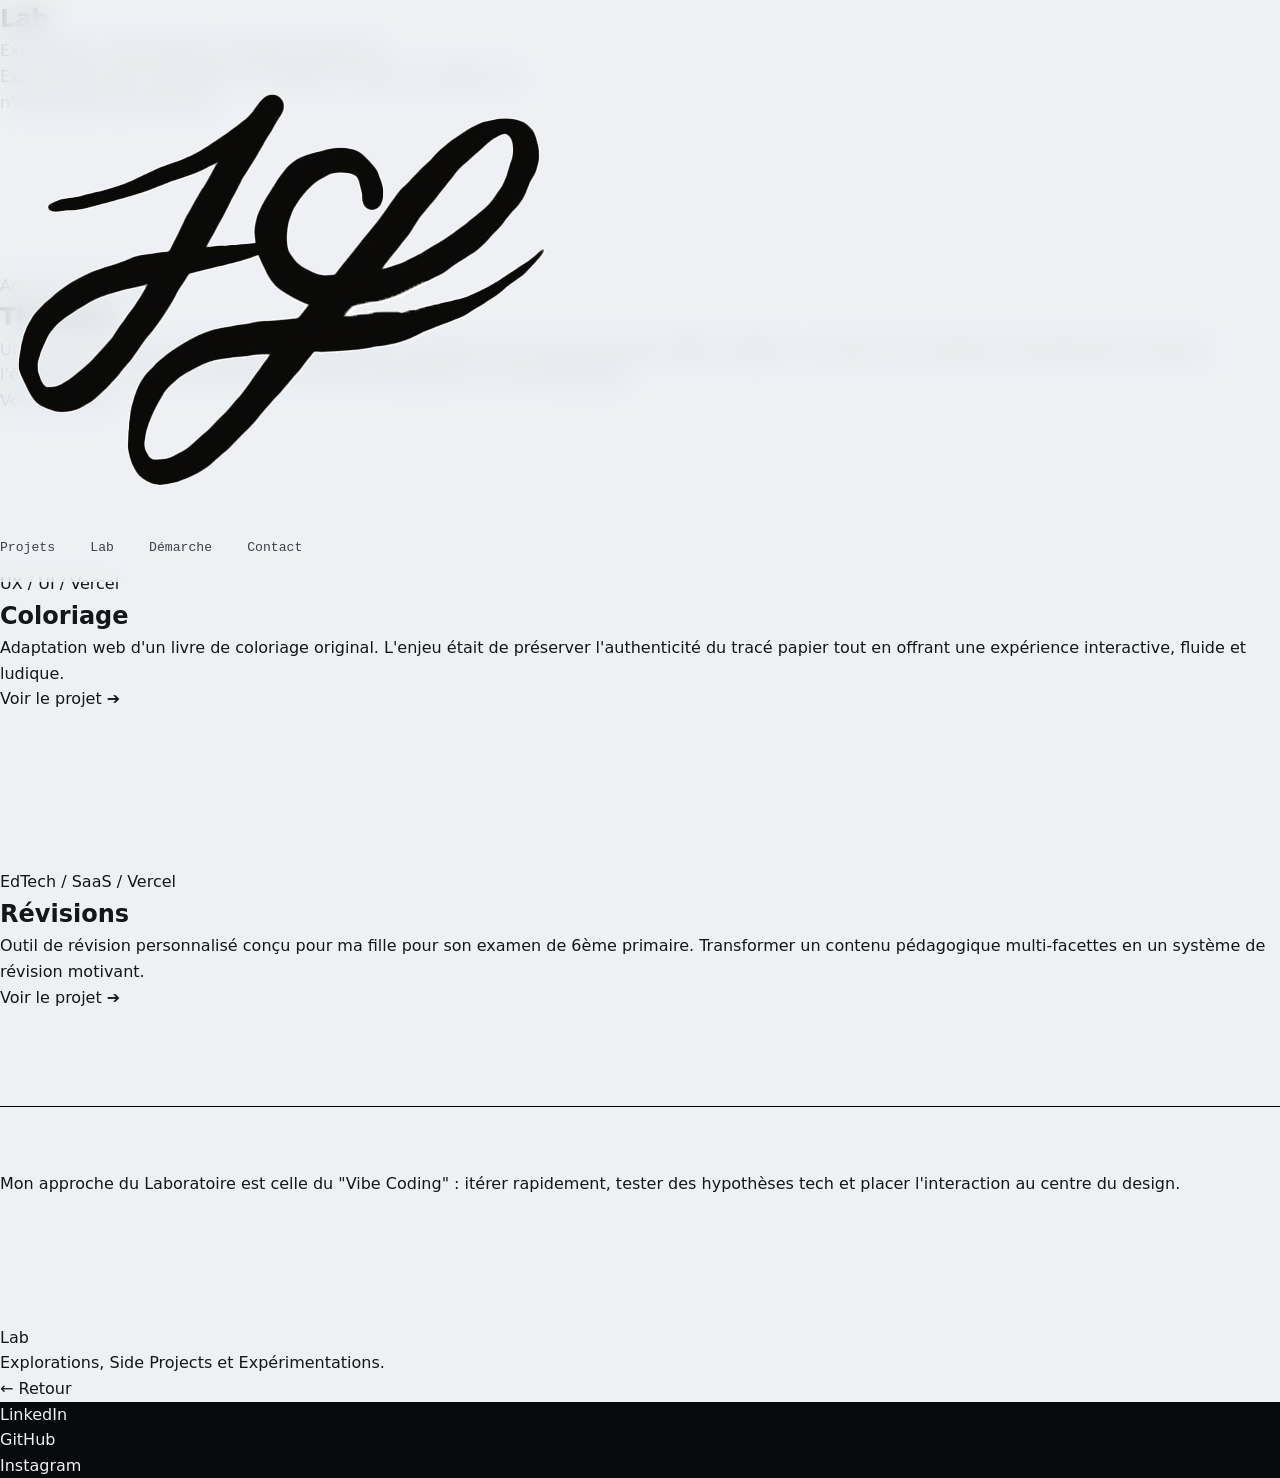
<file: labo.html>
<!DOCTYPE html>
<html lang="fr">
<head>
    <meta charset="UTF-8">
    <meta name="viewport" content="width=device-width, initial-scale=1.0">
    <title>LAB — Jean-Charles Fremont</title>
    <link rel="preconnect" href="https://fonts.googleapis.com">
    <link rel="preconnect" href="https://fonts.gstatic.com" crossorigin>
    <link href="https://fonts.googleapis.com/css2?family=Syne:wght@400;500;600;700;800&display=swap" rel="stylesheet">
    <link rel="stylesheet" href="style.css">
    <link rel="icon" href="assets/logo-black.png" type="image/png">
    <!-- Hotjar Tracking Code for portfolio -->
<script>
    (function(h,o,t,j,a,r){
        h.hj=h.hj||function(){(h.hj.q=h.hj.q||[]).push(arguments)};
        h._hjSettings={hjid:6716768,hjsv:6};
        a=o.getElementsByTagName('head')[0];
        r=o.createElement('script');r.async=1;
        r.src=t+h._hjSettings.hjid+j+h._hjSettings.hjsv;
        a.appendChild(r);
    })(window,document,'https://static.hotjar.com/c/hotjar-','.js?sv=');
</script>
</head>
<body>
    <header class="site-header">
        <nav class="nav-container">
            <div class="logo">
                <a href="index.html">
                    <img src="assets/logo-black.png" alt="Jean-Charles Fremont" class="logo-img">
                </a>
            </div>
            <ul class="nav-links">
                <li><a href="index.html#projets">Projets</a></li>
                <li><a href="labo.html" class="nav-lab">Lab</a></li>
                <li><a href="methode.html">Démarche</a></li>
                <li><a href="index.html#contact">Contact</a></li>
            </ul>
        </nav>
    </header>

    <main class="container">
        <section class="case-study-header">
            <h1 class="case-study-title">Lab</h1>
            <p class="intro-large">Explorations, Side Projects et Expérimentations.</p>
            <p class="subtitle" style="max-width: 60ch;">Explorations hors-commande : du papier au code, les projets qui n'attendaient pas de brief.</p>
        </section>

        <section class="analysis-grid" id="lab-items">
            <div class="lab-card">
                <div class="lab-card-visual">
                    <video src="assets/TIMELINE.mp4" autoplay loop muted playsinline></video>
                </div>
                <div class="lab-card-body">
                    <span class="tech-tag">Archive / UI / Vercel</span>
                    <h2>Timeline</h2>
                    <p>Une archive visuelle chronologique rassemblant la majorité de mes dessins depuis 2006. L'objectif : concevoir une interface minimaliste pour retracer l'évolution de mon trait et réunir mon travail d'illustrateur sur une seule page.</p>
                    <a href="https://timeline-one-flax.vercel.app" target="_blank" class="project-link" style="margin-top: auto;">Voir le projet ➔</a>
                </div>
            </div>

            <div class="lab-card">
                <div class="lab-card-visual">
                    <video src="assets/COLORIAGE.mp4" autoplay loop muted playsinline></video>
                </div>
                <div class="lab-card-body">
                    <span class="tech-tag">UX / UI / Vercel</span>
                    <h2>Coloriage</h2>
                    <p>Adaptation web d'un livre de coloriage original. L'enjeu était de préserver l'authenticité du tracé papier tout en offrant une expérience interactive, fluide et ludique.</p>
                    <a href="https://coloriage-jcf.vercel.app" target="_blank" class="project-link" style="margin-top: auto;">Voir le projet ➔</a>
                </div>
            </div>

            <div class="lab-card">
                <div class="lab-card-visual">
                    <video src="assets/REVISIONS.mp4" autoplay loop muted playsinline></video>
                </div>
                <div class="lab-card-body">
                    <span class="tech-tag">EdTech / SaaS / Vercel</span>
                    <h2>Révisions</h2>
                    <p>Outil de révision personnalisé conçu pour ma fille pour son examen de 6ème primaire. Transformer un contenu pédagogique multi-facettes en un système de révision motivant.</p>
                    <a href="https://baze-revision-ceb.vercel.app" target="_blank" class="project-link" style="margin-top: auto;">Voir le projet ➔</a>
                </div>
            </div>
        </section>

        <section class="intro-large" style="border-top: 1px solid #000; padding-top: 4rem; margin-top: 6rem; margin-bottom: 8rem;">
            <p>Mon approche du Laboratoire est celle du "Vibe Coding" : itérer rapidement, tester des hypothèses tech et placer l'interaction au centre du design.</p>
        </section>
    </main>

    <!-- BARRE PROJET (STICKY) -->
    <div class="project-sticky-bar">
        <div class="sticky-info">
            <span class="sticky-title">Lab</span>
            <p class="sticky-intro">Explorations, Side Projects et Expérimentations.</p>
        </div>
        <a href="index.html" class="sticky-back">← Retour</a>
    </div>

    <footer class="site-footer">
        <div class="container">
            <div class="footer-bottom">
                <ul class="social-links">
                    <li><a href="https://www.linkedin.com/in/fremontjeancharles/" target="_blank">LinkedIn</a></li>
                    <li><a href="https://github.com/HANDBXL" target="_blank">GitHub</a></li>
                    <li><a href="https://www.instagram.com/jean.charles.fremont/" target="_blank">Instagram</a></li>
                </ul>
            </div>
        </div>
    </footer>
    <script src="main.js"></script>
</body>
</html>
</file>
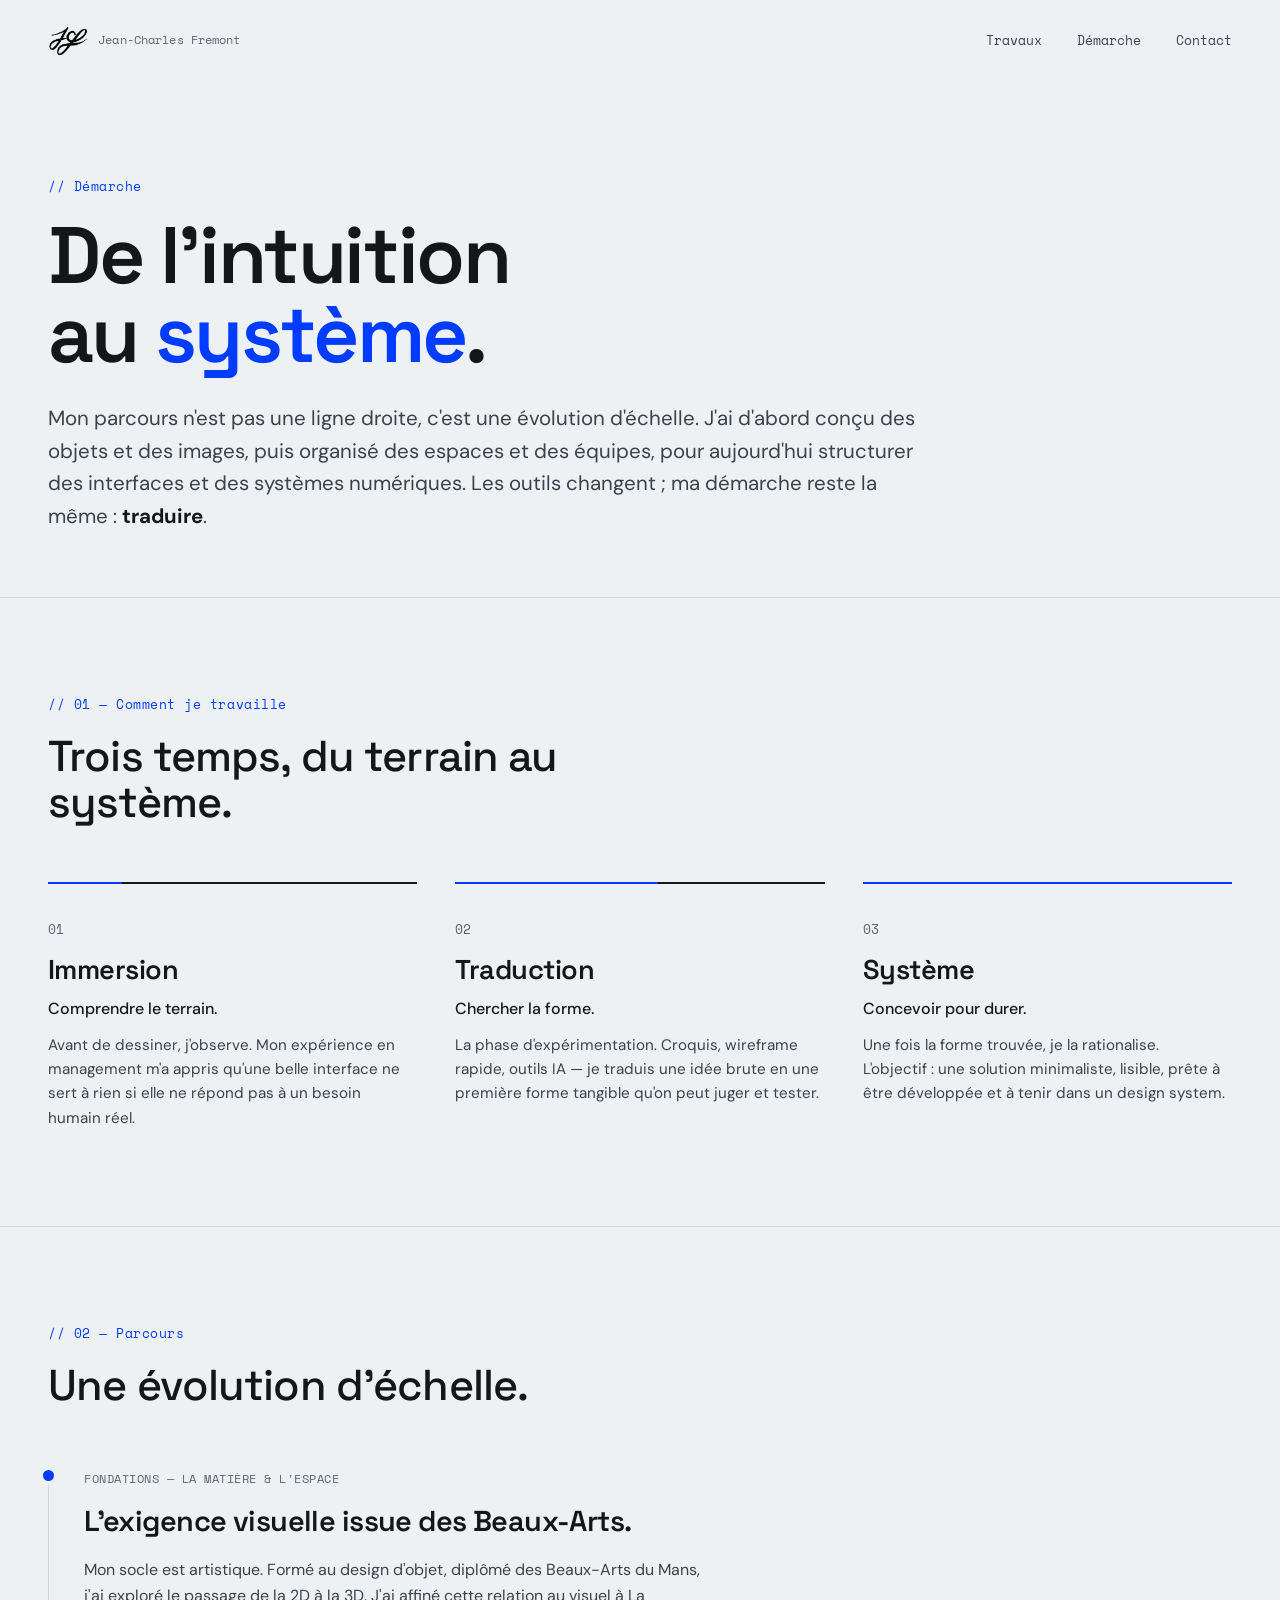
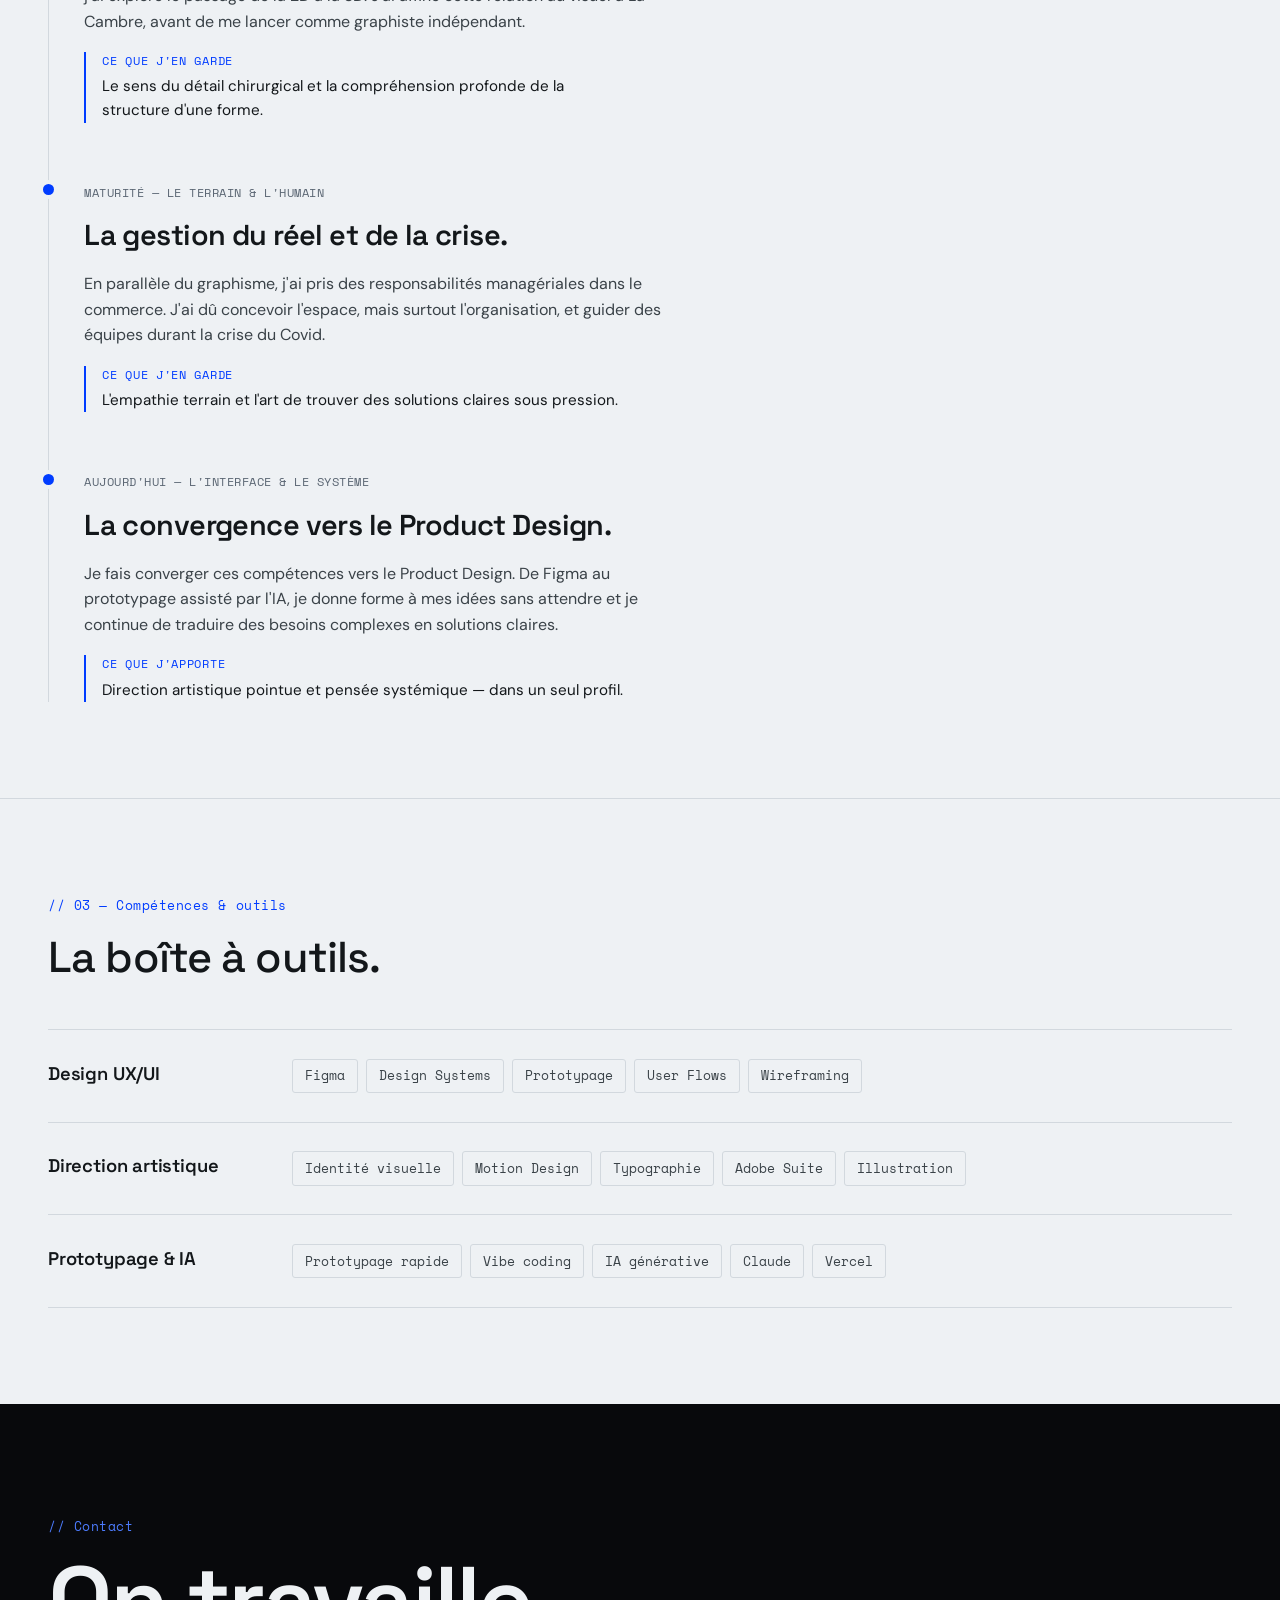
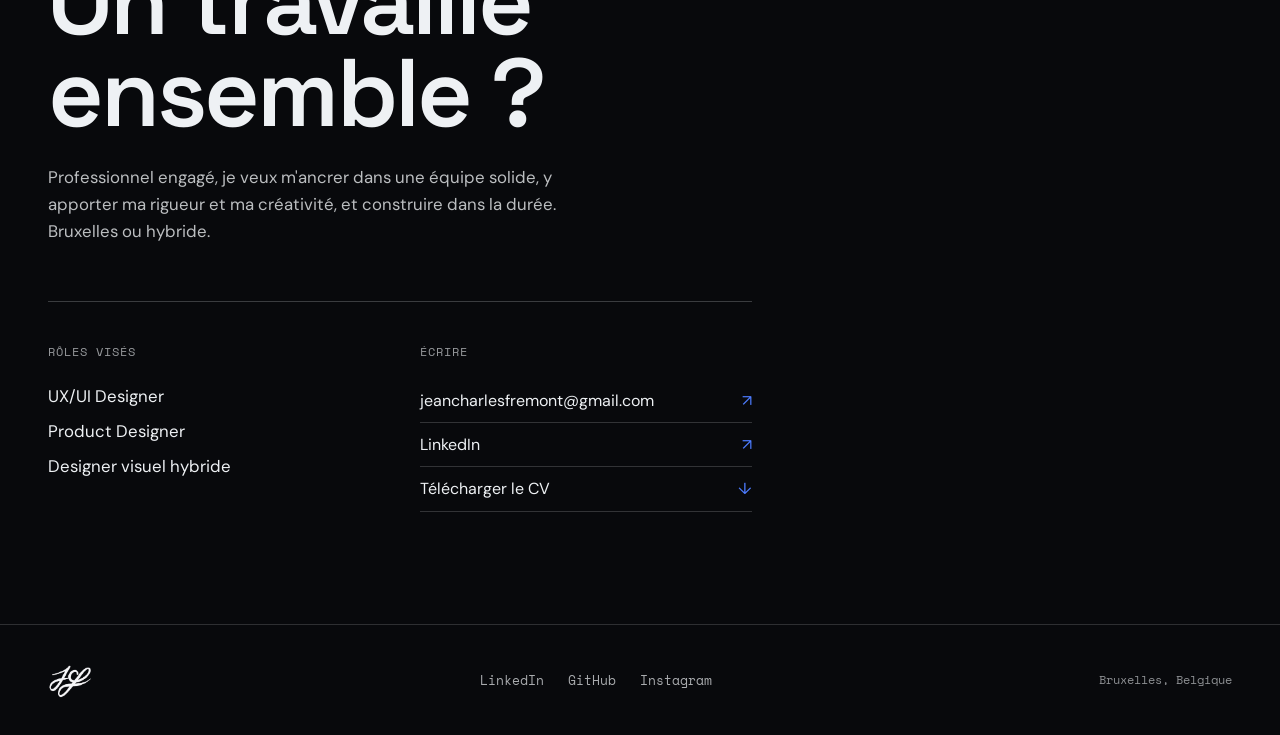
<file: methode.html>
<!DOCTYPE html>
<html lang="fr">
<head>
    <meta charset="UTF-8">
    <meta name="viewport" content="width=device-width, initial-scale=1.0">
    <title>Démarche — Jean-Charles Fremont</title>
    <meta name="description" content="La démarche de Jean-Charles Fremont : de l'intuition au système. Parcours des Beaux-Arts au Product Design, en passant par le terrain.">

    <meta property="og:type" content="website">
    <meta property="og:title" content="Démarche — Jean-Charles Fremont">
    <meta property="og:description" content="De l'intuition au système. Les outils changent, la démarche reste : traduire.">

    <link rel="icon" href="assets/favicon.svg" type="image/svg+xml">
    <link rel="canonical" href="https://portfolio-jcf.vercel.app/methode.html">
    <meta name="theme-color" content="#EEF1F4" media="(prefers-color-scheme: light)">
    <meta name="theme-color" content="#13171A" media="(prefers-color-scheme: dark)">
    <link rel="preconnect" href="https://fonts.googleapis.com">
    <link rel="preconnect" href="https://fonts.gstatic.com" crossorigin>
    <link href="https://fonts.googleapis.com/css2?family=Space+Grotesk:wght@400;500;600;700&family=DM+Sans:opsz,wght@9..40,400;9..40,500&family=Space+Mono:wght@400;700&display=swap" rel="stylesheet">
    <link rel="stylesheet" href="style.css">

    <!-- Hotjar -->
    <script>
        (function(h,o,t,j,a,r){
            h.hj=h.hj||function(){(h.hj.q=h.hj.q||[]).push(arguments)};
            h._hjSettings={hjid:6716768,hjsv:6};
            a=o.getElementsByTagName('head')[0];
            r=o.createElement('script');r.async=1;
            r.src=t+h._hjSettings.hjid+j+h._hjSettings.hjsv;
            a.appendChild(r);
        })(window,document,'https://static.hotjar.com/c/hotjar-','.js?sv=');
    </script>
</head>
<body>

    <a class="skip-link" href="#main-content">Aller au contenu</a>
    <header class="site-header">
        <nav class="nav" aria-label="Navigation principale">
            <a href="index.html" class="wordmark" aria-label="Accueil — Jean-Charles Fremont">
                <img src="assets/signature.webp" alt="JCF" class="wordmark-sig" width="568" height="503">
                <span class="wordmark-full">Jean-Charles Fremont</span>
            </a>
            <ul class="nav-links">
                <li><a href="index.html#travaux">Travaux</a></li>
                <li><a href="methode.html" aria-current="page">Démarche</a></li>
                <li><a href="#contact">Contact</a></li>
            </ul>
        </nav>
    </header>

    <main id="main-content">
        <!-- ====================== EN-TÊTE ====================== -->
        <section class="page-head">
            <p class="section-kicker">// Démarche</p>
            <h1 class="page-title">De l'intuition<br>au <span class="accent">système</span>.</h1>
            <p class="page-lead">
                Mon parcours n'est pas une ligne droite, c'est une évolution d'échelle. J'ai d'abord conçu des objets et des images, puis organisé des espaces et des équipes, pour aujourd'hui structurer des interfaces et des systèmes numériques. Les outils changent&nbsp;; ma démarche reste la même&nbsp;: <strong>traduire</strong>.
            </p>
        </section>

        <!-- ====================== 3 TEMPS ====================== -->
        <section class="process-section">
            <div class="section-head" data-reveal>
                <p class="section-kicker">// 01 — Comment je travaille</p>
                <h2 class="section-title">Trois temps, du terrain au système.</h2>
            </div>

            <ol class="process">
                <li class="process-step" data-reveal>
                    <span class="process-num">01</span>
                    <h3 class="process-title">Immersion</h3>
                    <p class="process-sub">Comprendre le terrain.</p>
                    <p class="process-text">Avant de dessiner, j'observe. Mon expérience en management m'a appris qu'une belle interface ne sert à rien si elle ne répond pas à un besoin humain réel.</p>
                </li>
                <li class="process-step" data-reveal>
                    <span class="process-num">02</span>
                    <h3 class="process-title">Traduction</h3>
                    <p class="process-sub">Chercher la forme.</p>
                    <p class="process-text">La phase d'expérimentation. Croquis, wireframe rapide, outils IA — je traduis une idée brute en une première forme tangible qu'on peut juger et tester.</p>
                </li>
                <li class="process-step" data-reveal>
                    <span class="process-num">03</span>
                    <h3 class="process-title">Système</h3>
                    <p class="process-sub">Concevoir pour durer.</p>
                    <p class="process-text">Une fois la forme trouvée, je la rationalise. L'objectif&nbsp;: une solution minimaliste, lisible, prête à être développée et à tenir dans un design system.</p>
                </li>
            </ol>
        </section>

        <!-- ====================== PARCOURS ====================== -->
        <section class="parcours-section">
            <div class="section-head" data-reveal>
                <p class="section-kicker">// 02 — Parcours</p>
                <h2 class="section-title">Une évolution d'échelle.</h2>
            </div>

            <div class="parcours">
                <article class="parcours-item" data-reveal>
                    <span class="parcours-label">Fondations — la matière &amp; l'espace</span>
                    <h3 class="parcours-title">L'exigence visuelle issue des Beaux-Arts.</h3>
                    <p class="parcours-text">Mon socle est artistique. Formé au design d'objet, diplômé des Beaux-Arts du Mans, j'ai exploré le passage de la 2D à la 3D. J'ai affiné cette relation au visuel à La Cambre, avant de me lancer comme graphiste indépendant.</p>
                    <p class="parcours-take"><span>Ce que j'en garde</span> Le sens du détail chirurgical et la compréhension profonde de la structure d'une forme.</p>
                </article>

                <article class="parcours-item" data-reveal>
                    <span class="parcours-label">Maturité — le terrain &amp; l'humain</span>
                    <h3 class="parcours-title">La gestion du réel et de la crise.</h3>
                    <p class="parcours-text">En parallèle du graphisme, j'ai pris des responsabilités managériales dans le commerce. J'ai dû concevoir l'espace, mais surtout l'organisation, et guider des équipes durant la crise du Covid.</p>
                    <p class="parcours-take"><span>Ce que j'en garde</span> L'empathie terrain et l'art de trouver des solutions claires sous pression.</p>
                </article>

                <article class="parcours-item" data-reveal>
                    <span class="parcours-label">Aujourd'hui — l'interface &amp; le système</span>
                    <h3 class="parcours-title">La convergence vers le Product Design.</h3>
                    <p class="parcours-text">Je fais converger ces compétences vers le Product Design. De Figma au prototypage assisté par l'IA, je donne forme à mes idées sans attendre et je continue de traduire des besoins complexes en solutions claires.</p>
                    <p class="parcours-take"><span>Ce que j'apporte</span> Direction artistique pointue et pensée systémique — dans un seul profil.</p>
                </article>
            </div>
        </section>

        <!-- ====================== COMPÉTENCES ====================== -->
        <section class="skills-section">
            <div class="section-head" data-reveal>
                <p class="section-kicker">// 03 — Compétences &amp; outils</p>
                <h2 class="section-title">La boîte à outils.</h2>
            </div>

            <div class="skills" data-reveal>
                <div class="skills-row">
                    <span class="skills-cat">Design UX/UI</span>
                    <ul class="skills-pills">
                        <li>Figma</li><li>Design Systems</li><li>Prototypage</li><li>User Flows</li><li>Wireframing</li>
                    </ul>
                </div>
                <div class="skills-row">
                    <span class="skills-cat">Direction artistique</span>
                    <ul class="skills-pills">
                        <li>Identité visuelle</li><li>Motion Design</li><li>Typographie</li><li>Adobe Suite</li><li>Illustration</li>
                    </ul>
                </div>
                <div class="skills-row">
                    <span class="skills-cat">Prototypage &amp; IA</span>
                    <ul class="skills-pills">
                        <li>Prototypage rapide</li><li>Vibe coding</li><li>IA générative</li><li>Claude</li><li>Vercel</li>
                    </ul>
                </div>
            </div>
        </section>

        <!-- ====================== CONTACT (partagé) ====================== -->
    </main>

    <script src="components.js"></script>
    <script src="main.js"></script>
</body>
</html>
</file>
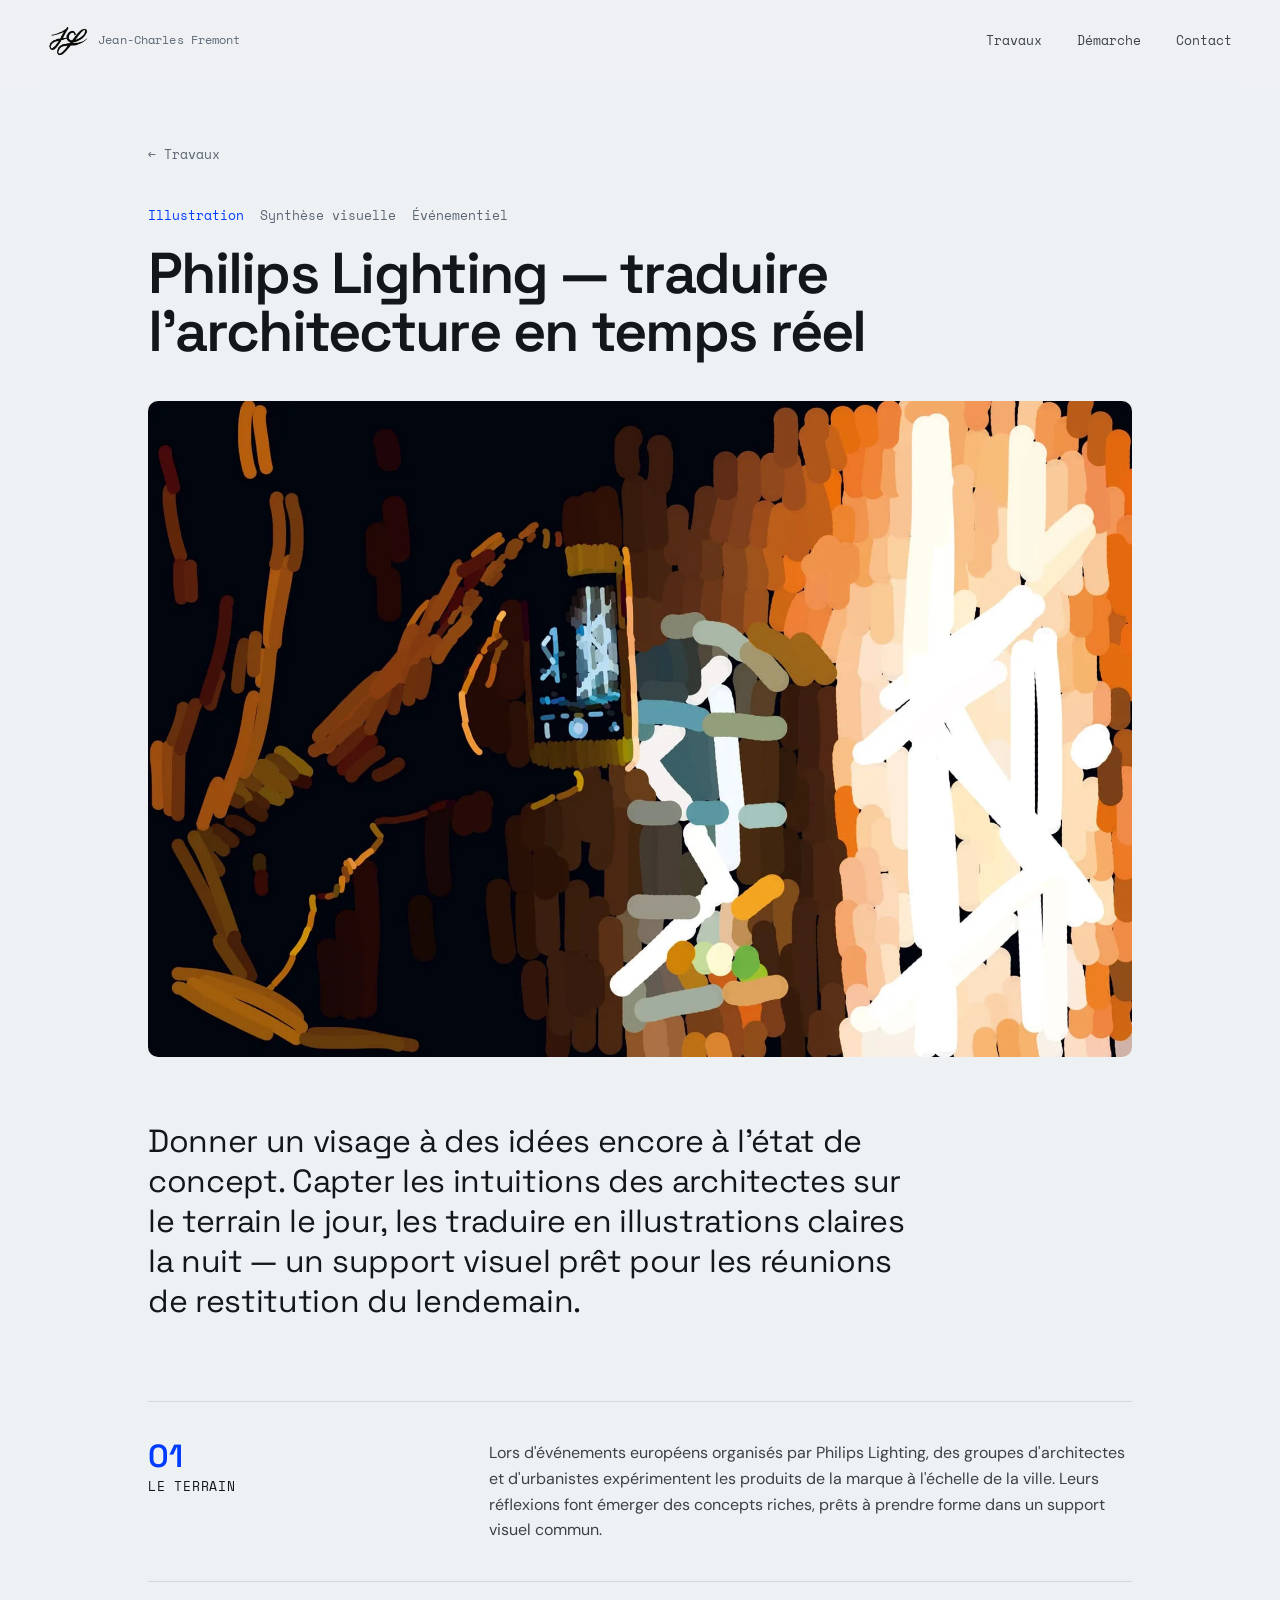
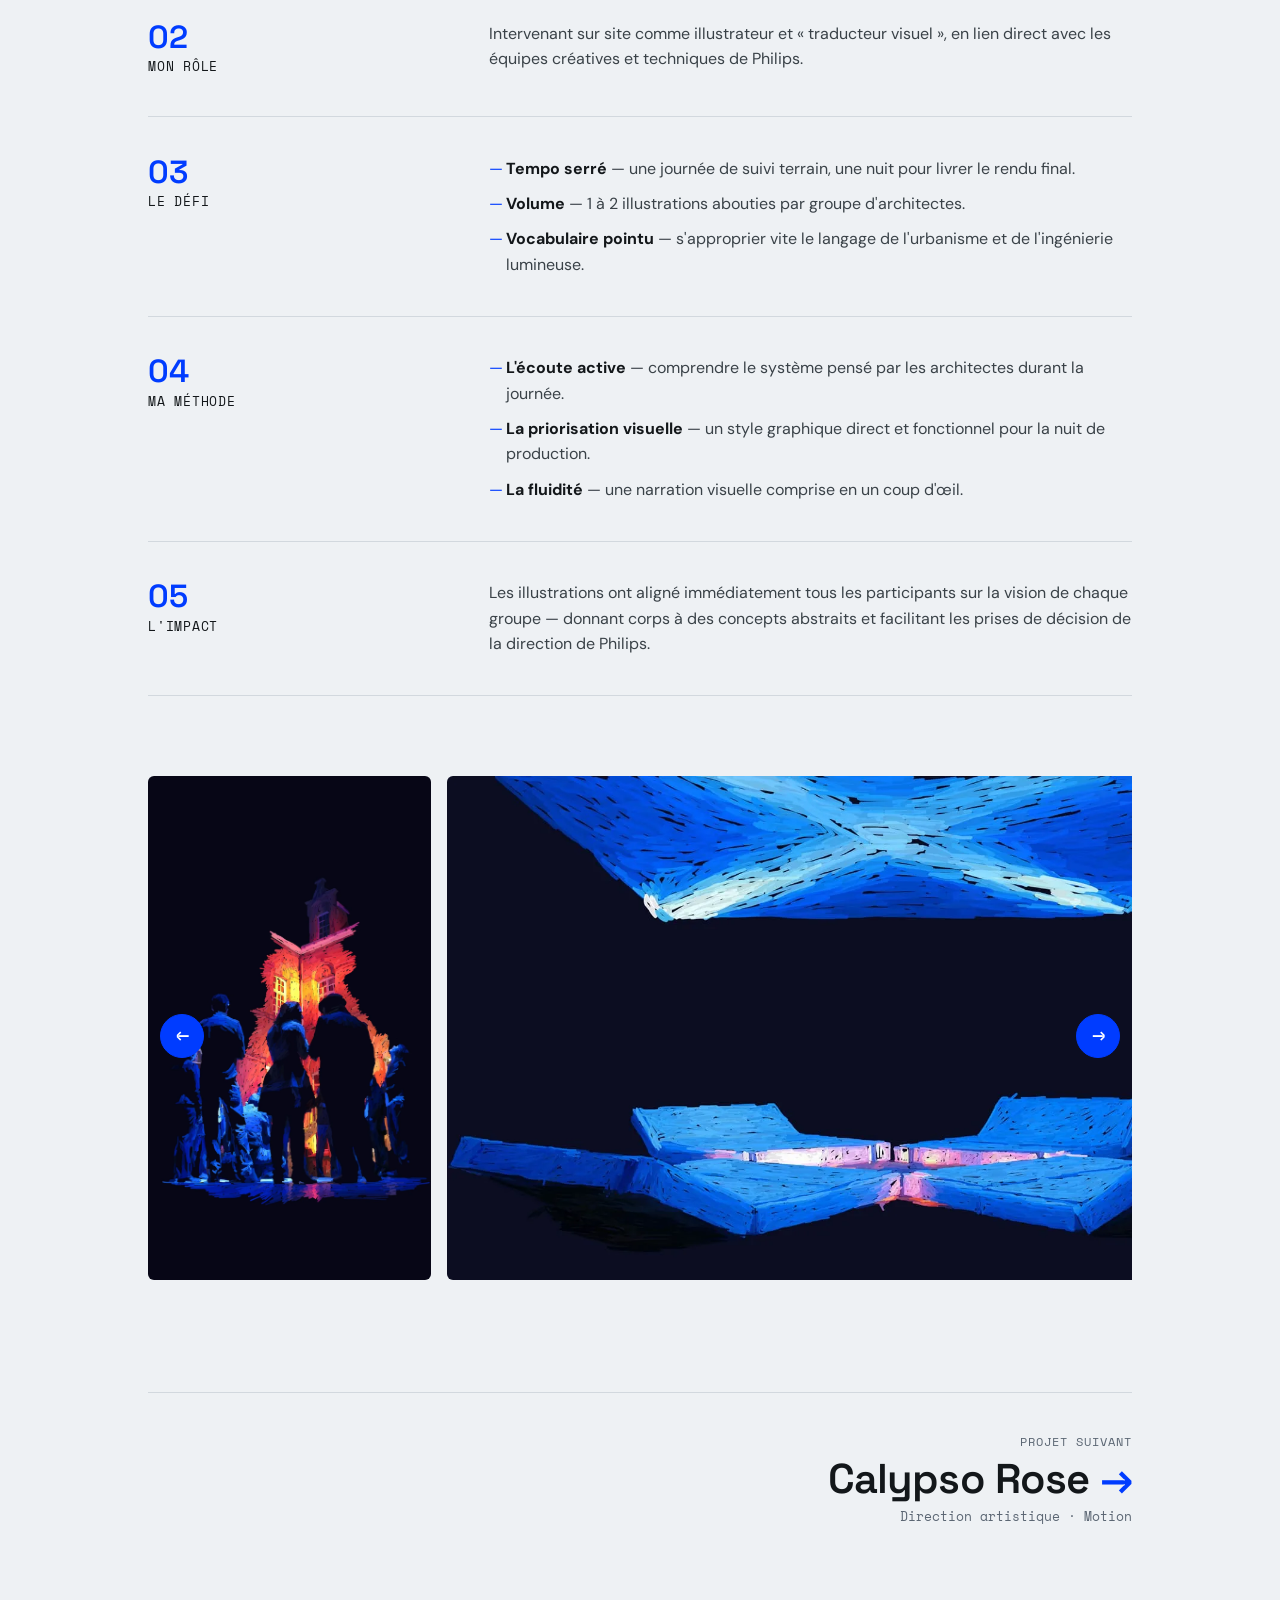
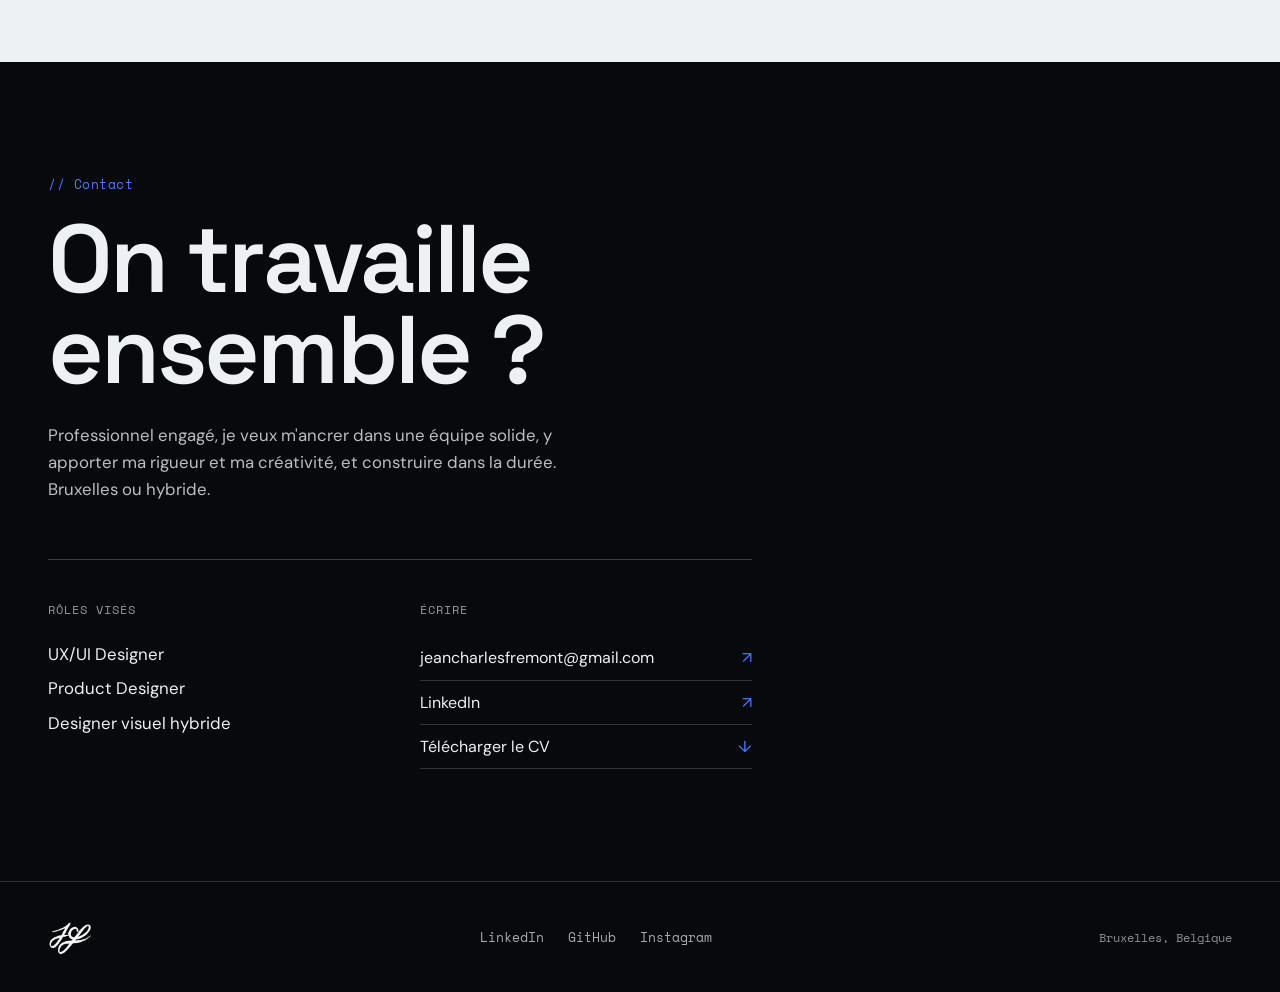
<file: philips.html>
<!DOCTYPE html>
<html lang="fr">
<head>
    <meta charset="UTF-8">
    <meta name="viewport" content="width=device-width, initial-scale=1.0">
    <title>Philips Lighting — Jean-Charles Fremont</title>
    <meta name="description" content="Philips Lighting — traduire l'architecture en temps réel. Synthèse visuelle et illustration en moins de 24 heures lors de sessions d'expérimentation urbaine.">
    <meta property="og:title" content="Philips Lighting — Jean-Charles Fremont">
    <meta property="og:image" content="https://portfolio-jcf.vercel.app/assets/images/Philips_Lighting_01.jpg">
    <link rel="icon" href="assets/favicon.svg" type="image/svg+xml">
    <link rel="canonical" href="https://portfolio-jcf.vercel.app/philips.html">
    <meta name="theme-color" content="#EEF1F4" media="(prefers-color-scheme: light)">
    <meta name="theme-color" content="#13171A" media="(prefers-color-scheme: dark)">
    <link rel="preconnect" href="https://fonts.googleapis.com">
    <link rel="preconnect" href="https://fonts.gstatic.com" crossorigin>
    <link href="https://fonts.googleapis.com/css2?family=Space+Grotesk:wght@400;500;600;700&family=DM+Sans:opsz,wght@9..40,400;9..40,500&family=Space+Mono:wght@400;700&display=swap" rel="stylesheet">
    <link rel="stylesheet" href="style.css">

    <!-- Hotjar -->
    <script>
        (function(h,o,t,j,a,r){
            h.hj=h.hj||function(){(h.hj.q=h.hj.q||[]).push(arguments)};
            h._hjSettings={hjid:6716768,hjsv:6};
            a=o.getElementsByTagName('head')[0];
            r=o.createElement('script');r.async=1;
            r.src=t+h._hjSettings.hjid+j+h._hjSettings.hjsv;
            a.appendChild(r);
        })(window,document,'https://static.hotjar.com/c/hotjar-','.js?sv=');
    </script>
</head>
<body>

    <a class="skip-link" href="#main-content">Aller au contenu</a>
    <header class="site-header">
        <nav class="nav" aria-label="Navigation principale">
            <a href="index.html" class="wordmark" aria-label="Accueil — Jean-Charles Fremont">
                <img src="assets/signature.webp" alt="JCF" class="wordmark-sig" width="568" height="503">
                <span class="wordmark-full">Jean-Charles Fremont</span>
            </a>
            <ul class="nav-links">
                <li><a href="index.html#travaux" aria-current="page">Travaux</a></li>
                <li><a href="methode.html">Démarche</a></li>
                <li><a href="#contact">Contact</a></li>
            </ul>
        </nav>
    </header>

    <main id="main-content" class="case" data-sub="Traduire l'architecture en images, en 24 h">
        <a href="index.html#travaux" class="case-back"><span aria-hidden="true">←</span> Travaux</a>

        <div class="case-head">
            <p class="case-meta"><span class="cat">Illustration</span><span>Synthèse visuelle</span><span>Événementiel</span></p>
            <h1 class="case-title">Philips Lighting — traduire l'architecture en temps réel</h1>
        </div>

        <div class="case-hero">
            <picture><source srcset="assets/images/Philips_Lighting_01.webp" type="image/webp"><img src="assets/images/Philips_Lighting_01.jpg" alt="Philips Lighting — architecture"></picture>
        </div>

        <p class="case-intro">Donner un visage à des idées encore à l'état de concept. Capter les intuitions des architectes sur le terrain le jour, les traduire en illustrations claires la nuit — un support visuel prêt pour les réunions de restitution du lendemain.</p>

        <section class="case-steps">
            <div class="case-step">
                <div class="case-step-side"><span class="case-step-num">01</span><span class="case-step-label">Le terrain</span></div>
                <div class="case-step-body"><p>Lors d'événements européens organisés par Philips Lighting, des groupes d'architectes et d'urbanistes expérimentent les produits de la marque à l'échelle de la ville. Leurs réflexions font émerger des concepts riches, prêts à prendre forme dans un support visuel commun.</p></div>
            </div>
            <div class="case-step">
                <div class="case-step-side"><span class="case-step-num">02</span><span class="case-step-label">Mon rôle</span></div>
                <div class="case-step-body"><p>Intervenant sur site comme illustrateur et « traducteur visuel », en lien direct avec les équipes créatives et techniques de Philips.</p></div>
            </div>
            <div class="case-step">
                <div class="case-step-side"><span class="case-step-num">03</span><span class="case-step-label">Le défi</span></div>
                <div class="case-step-body"><ul>
                    <li><strong>Tempo serré</strong> — une journée de suivi terrain, une nuit pour livrer le rendu final.</li>
                    <li><strong>Volume</strong> — 1 à 2 illustrations abouties par groupe d'architectes.</li>
                    <li><strong>Vocabulaire pointu</strong> — s'approprier vite le langage de l'urbanisme et de l'ingénierie lumineuse.</li>
                </ul></div>
            </div>
            <div class="case-step">
                <div class="case-step-side"><span class="case-step-num">04</span><span class="case-step-label">Ma méthode</span></div>
                <div class="case-step-body"><ul>
                    <li><strong>L'écoute active</strong> — comprendre le système pensé par les architectes durant la journée.</li>
                    <li><strong>La priorisation visuelle</strong> — un style graphique direct et fonctionnel pour la nuit de production.</li>
                    <li><strong>La fluidité</strong> — une narration visuelle comprise en un coup d'œil.</li>
                </ul></div>
            </div>
            <div class="case-step">
                <div class="case-step-side"><span class="case-step-num">05</span><span class="case-step-label">L'impact</span></div>
                <div class="case-step-body"><p>Les illustrations ont aligné immédiatement tous les participants sur la vision de chaque groupe — donnant corps à des concepts abstraits et facilitant les prises de décision de la direction de Philips.</p></div>
            </div>
        </section>

        <div class="gallery-wrap">
            <section class="gallery" tabindex="0" aria-label="Galerie — illustrations Philips Lighting, défilement horizontal">
                <div class="gallery-item"><picture><source srcset="assets/images/Philips_Lighting_02.webp" type="image/webp"><img src="assets/images/Philips_Lighting_02.jpg" alt="Philips Lighting — illustration 2" loading="lazy"></picture></div>
                <div class="gallery-item"><picture><source srcset="assets/images/Philips_Lighting_03.webp" type="image/webp"><img src="assets/images/Philips_Lighting_03.jpg" alt="Philips Lighting — illustration 3" loading="lazy"></picture></div>
                <div class="gallery-item"><picture><source srcset="assets/images/Philips_Lighting_04.webp" type="image/webp"><img src="assets/images/Philips_Lighting_04.jpg" alt="Philips Lighting — illustration 4" loading="lazy"></picture></div>
                <div class="gallery-item"><picture><source srcset="assets/images/Philips_Lighting_05.webp" type="image/webp"><img src="assets/images/Philips_Lighting_05.jpg" alt="Philips Lighting — illustration 5" loading="lazy"></picture></div>
                <div class="gallery-item"><picture><source srcset="assets/images/Philips_Lighting_06.webp" type="image/webp"><img src="assets/images/Philips_Lighting_06.jpg" alt="Philips Lighting — illustration 6" loading="lazy"></picture></div>
                <div class="gallery-item"><picture><source srcset="assets/images/Philips_Lighting_07.webp" type="image/webp"><img src="assets/images/Philips_Lighting_07.jpg" alt="Philips Lighting — illustration 7" loading="lazy"></picture></div>
                <div class="gallery-item"><picture><source srcset="assets/images/Philips_Lighting_08.webp" type="image/webp"><img src="assets/images/Philips_Lighting_08.jpg" alt="Philips Lighting — illustration 8" loading="lazy"></picture></div>
                <div class="gallery-item"><picture><source srcset="assets/images/Philips_Lighting_09.webp" type="image/webp"><img src="assets/images/Philips_Lighting_09.jpg" alt="Philips Lighting — illustration 9" loading="lazy"></picture></div>
                <div class="gallery-item"><picture><source srcset="assets/images/Philips_Lighting_10.webp" type="image/webp"><img src="assets/images/Philips_Lighting_10.jpg" alt="Philips Lighting — illustration 10" loading="lazy"></picture></div>
            </section>
            <div class="gallery-controls">
                <button class="gallery-btn js-gallery-prev" aria-label="Précédent">←</button>
                <button class="gallery-btn js-gallery-next" aria-label="Suivant">→</button>
            </div>
        </div>

    </main>

    <script src="projects.js?v=3"></script>
    <script src="components.js"></script>
    <script src="main.js"></script>
</body>
</html>
</file>
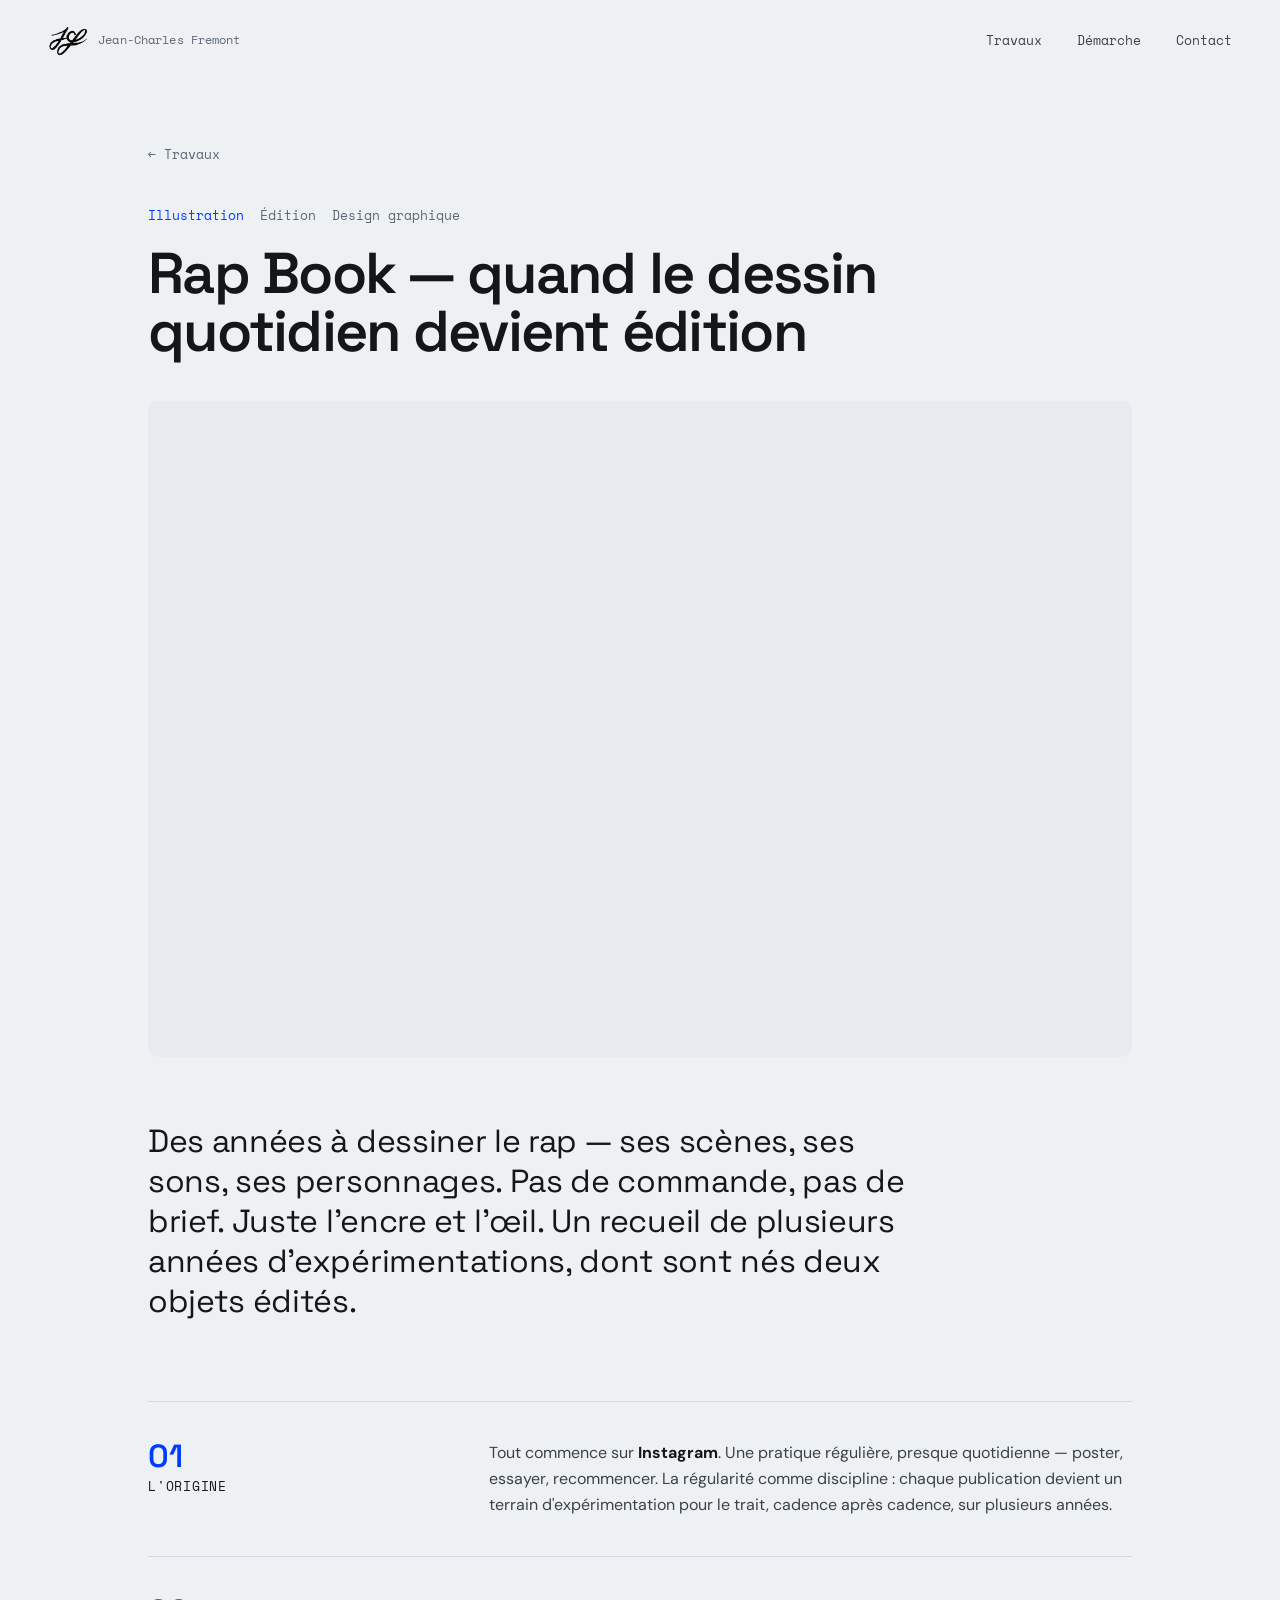
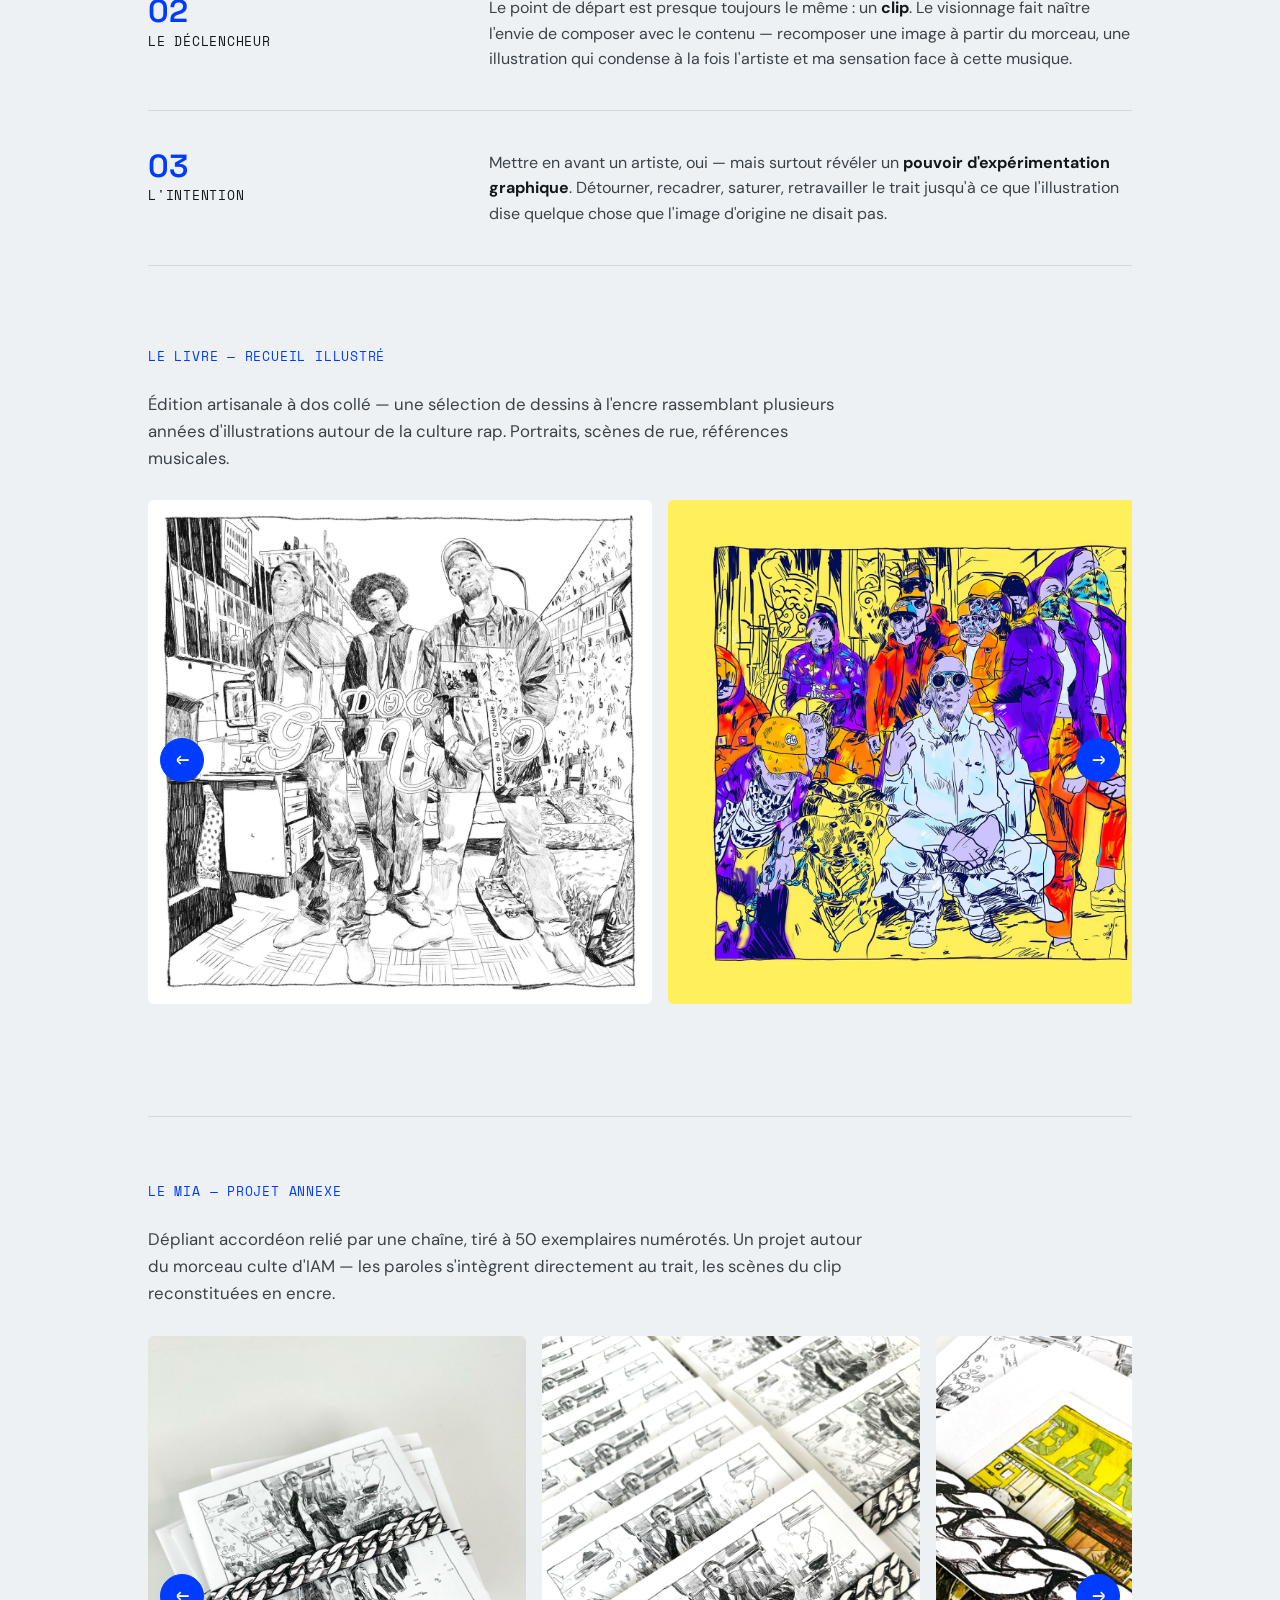
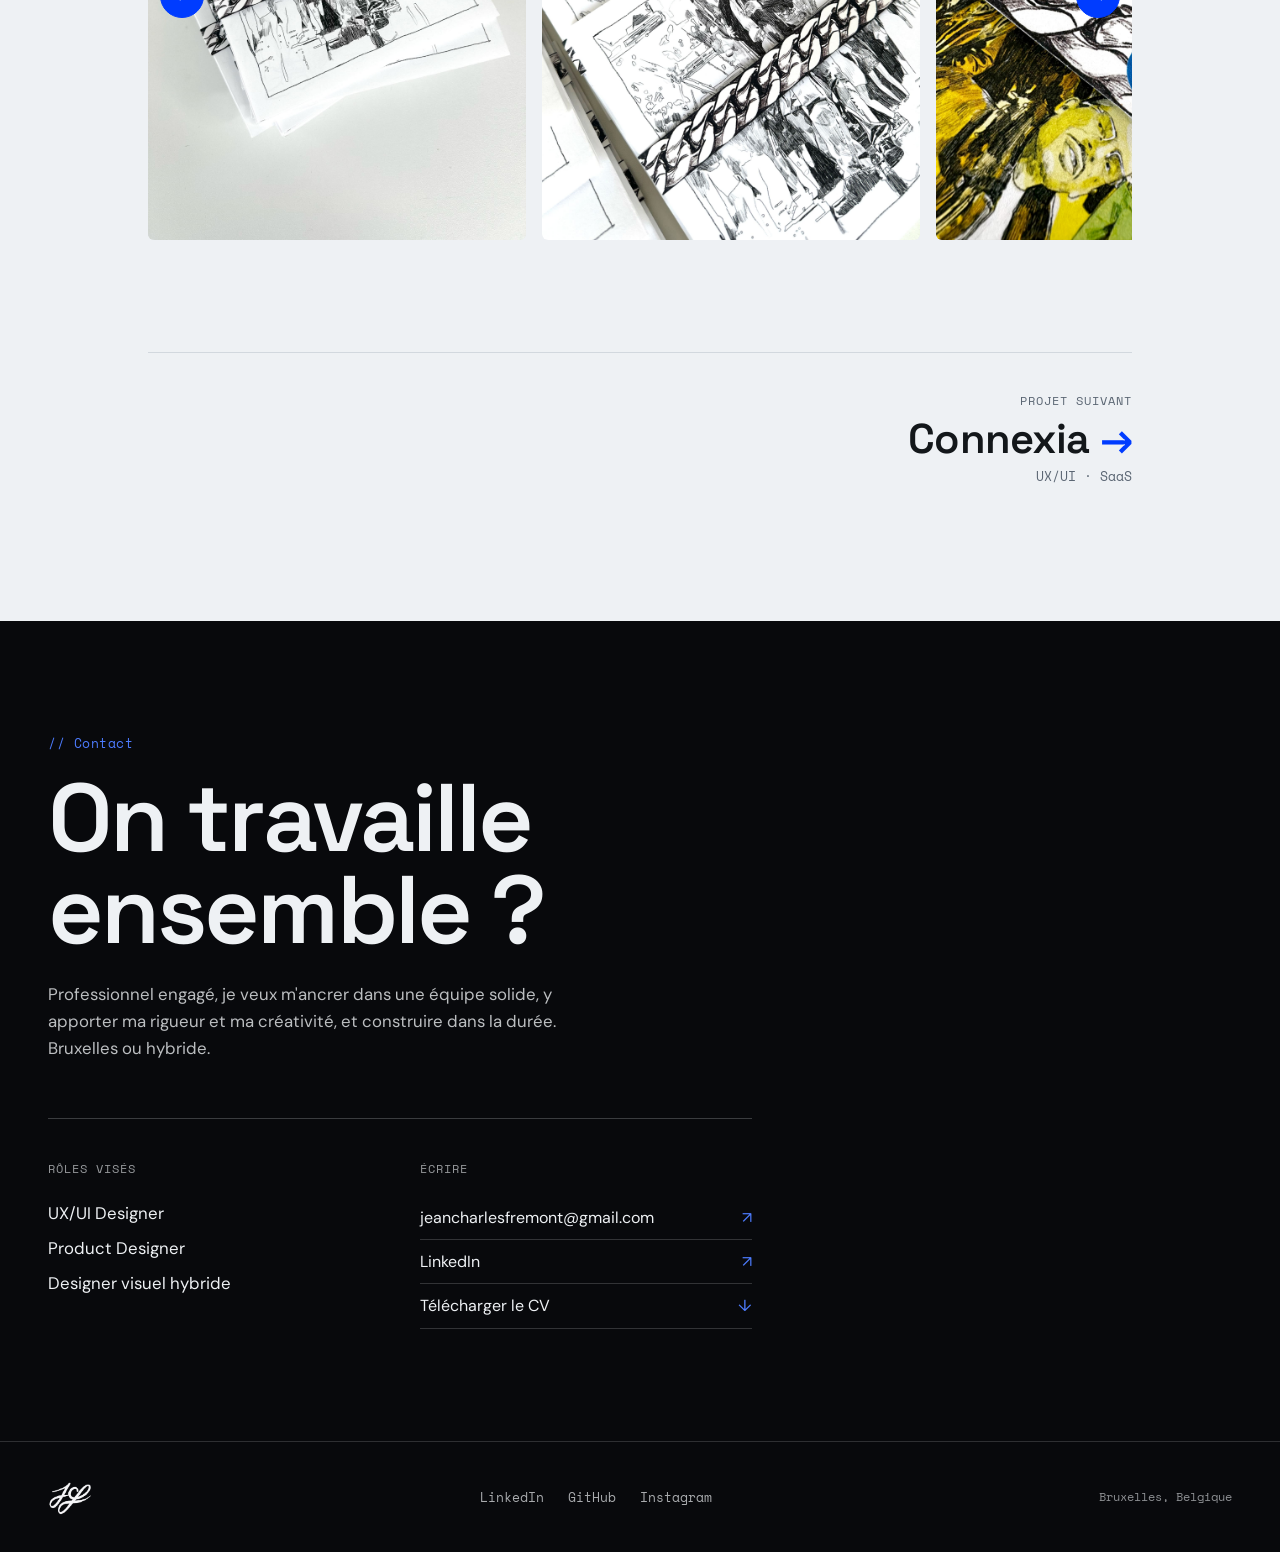
<file: rapbook.html>
<!DOCTYPE html>
<html lang="fr">
<head>
    <meta charset="UTF-8">
    <meta name="viewport" content="width=device-width, initial-scale=1.0">
    <title>Rap Book — Jean-Charles Fremont</title>
    <meta name="description" content="Rap Book — des années à dessiner le rap. Un recueil illustré et un dépliant édition limitée. Illustration, encre, édition, direction artistique.">
    <meta property="og:title" content="Rap Book — Jean-Charles Fremont">
    <meta property="og:image" content="https://portfolio-jcf.vercel.app/assets/images/rapbook/Rapbook_04.jpg">
    <link rel="icon" href="assets/favicon.svg" type="image/svg+xml">
    <link rel="canonical" href="https://portfolio-jcf.vercel.app/rapbook.html">
    <meta name="theme-color" content="#EEF1F4" media="(prefers-color-scheme: light)">
    <meta name="theme-color" content="#13171A" media="(prefers-color-scheme: dark)">
    <link rel="preconnect" href="https://fonts.googleapis.com">
    <link rel="preconnect" href="https://fonts.gstatic.com" crossorigin>
    <link href="https://fonts.googleapis.com/css2?family=Space+Grotesk:wght@400;500;600;700&family=DM+Sans:opsz,wght@9..40,400;9..40,500&family=Space+Mono:wght@400;700&display=swap" rel="stylesheet">
    <link rel="stylesheet" href="style.css">

    <!-- Hotjar -->
    <script>
        (function(h,o,t,j,a,r){
            h.hj=h.hj||function(){(h.hj.q=h.hj.q||[]).push(arguments)};
            h._hjSettings={hjid:6716768,hjsv:6};
            a=o.getElementsByTagName('head')[0];
            r=o.createElement('script');r.async=1;
            r.src=t+h._hjSettings.hjid+j+h._hjSettings.hjsv;
            a.appendChild(r);
        })(window,document,'https://static.hotjar.com/c/hotjar-','.js?sv=');
    </script>
</head>
<body>

    <a class="skip-link" href="#main-content">Aller au contenu</a>
    <header class="site-header">
        <nav class="nav" aria-label="Navigation principale">
            <a href="index.html" class="wordmark" aria-label="Accueil — Jean-Charles Fremont">
                <img src="assets/signature.webp" alt="JCF" class="wordmark-sig" width="568" height="503">
                <span class="wordmark-full">Jean-Charles Fremont</span>
            </a>
            <ul class="nav-links">
                <li><a href="index.html#travaux" aria-current="page">Travaux</a></li>
                <li><a href="methode.html">Démarche</a></li>
                <li><a href="#contact">Contact</a></li>
            </ul>
        </nav>
    </header>

    <main id="main-content" class="case" data-sub="Du feed Instagram à l'objet édité">
        <a href="index.html#travaux" class="case-back"><span aria-hidden="true">←</span> Travaux</a>

        <div class="case-head">
            <p class="case-meta"><span class="cat">Illustration</span><span>Édition</span><span>Design graphique</span></p>
            <h1 class="case-title">Rap Book — quand le dessin quotidien devient édition</h1>
        </div>

        <div class="case-hero">
            <video src="assets/images/rapbook/097a8090d70e4715a6a03687ba11fc12.MP4" autoplay loop muted playsinline></video>
        </div>

        <p class="case-intro">Des années à dessiner le rap — ses scènes, ses sons, ses personnages. Pas de commande, pas de brief. Juste l'encre et l'œil. Un recueil de plusieurs années d'expérimentations, dont sont nés deux objets édités.</p>

        <section class="case-steps">
            <div class="case-step">
                <div class="case-step-side"><span class="case-step-num">01</span><span class="case-step-label">L'origine</span></div>
                <div class="case-step-body"><p>Tout commence sur <strong>Instagram</strong>. Une pratique régulière, presque quotidienne — poster, essayer, recommencer. La régularité comme discipline&nbsp;: chaque publication devient un terrain d'expérimentation pour le trait, cadence après cadence, sur plusieurs années.</p></div>
            </div>
            <div class="case-step">
                <div class="case-step-side"><span class="case-step-num">02</span><span class="case-step-label">Le déclencheur</span></div>
                <div class="case-step-body"><p>Le point de départ est presque toujours le même&nbsp;: un <strong>clip</strong>. Le visionnage fait naître l'envie de composer avec le contenu — recomposer une image à partir du morceau, une illustration qui condense à la fois l'artiste et ma sensation face à cette musique.</p></div>
            </div>
            <div class="case-step">
                <div class="case-step-side"><span class="case-step-num">03</span><span class="case-step-label">L'intention</span></div>
                <div class="case-step-body"><p>Mettre en avant un artiste, oui — mais surtout révéler un <strong>pouvoir d'expérimentation graphique</strong>. Détourner, recadrer, saturer, retravailler le trait jusqu'à ce que l'illustration dise quelque chose que l'image d'origine ne disait pas.</p></div>
            </div>
        </section>

        <!-- SECTION 1 : LE LIVRE -->
        <section class="rb-section">
            <h2 class="rb-label">Le Livre — recueil illustré</h2>
            <p class="rb-intro">Édition artisanale à dos collé — une sélection de dessins à l'encre rassemblant plusieurs années d'illustrations autour de la culture rap. Portraits, scènes de rue, références musicales.</p>

            <div class="gallery-wrap">
                <section class="gallery" tabindex="0" aria-label="Galerie — illustrations du Livre, défilement horizontal">
                    <div class="gallery-item"><img src="assets/images/rapbook/DOC-GYNECO.webp" alt="Doc Gynéco — illustration encre" loading="lazy"></div>
                    <div class="gallery-item"><img src="assets/images/rapbook/Rapbook_04.jpg" alt="Le Livre — illustration couleur, groupe" loading="lazy"></div>
                    <div class="gallery-item"><img src="assets/images/rapbook/STUDIO.webp" alt="Session studio — illustration encre" loading="lazy"></div>
                    <div class="gallery-item"><img src="assets/images/rapbook/RapBook_05.jpg" alt="Le Livre — I feel like Platini à Saint-Étienne" loading="lazy"></div>
                    <div class="gallery-item"><img src="assets/images/rapbook/FILTUP.webp" alt="Filt'Up — illustration encre" loading="lazy"></div>
                    <div class="gallery-item"><img src="assets/images/rapbook/02.jpg" alt="Le Livre — portrait encre, micro" loading="lazy"></div>
                    <div class="gallery-item"><img src="assets/images/rapbook/STORMZY.webp" alt="Stormzy — illustration encre" loading="lazy"></div>
                    <div class="gallery-item"><img src="assets/images/rapbook/04.jpg" alt="Le Livre — portrait encre, chanteuse" loading="lazy"></div>
                    <div class="gallery-item"><img src="assets/images/rapbook/PLK.webp" alt="PLK — illustration encre" loading="lazy"></div>
                    <div class="gallery-item"><img src="assets/images/rapbook/NISKA.webp" alt="Niska — illustration encre" loading="lazy"></div>
                    <div class="gallery-item"><img src="assets/images/rapbook/FIANSO.webp" alt="Fianso — illustration encre" loading="lazy"></div>
                </section>
                <div class="gallery-controls">
                    <button class="gallery-btn js-gallery-prev" aria-label="Précédent">←</button>
                    <button class="gallery-btn js-gallery-next" aria-label="Suivant">→</button>
                </div>
            </div>
        </section>

        <hr class="rb-divider">

        <!-- SECTION 2 : LE MIA -->
        <section class="rb-section">
            <h2 class="rb-label">Le Mia — projet annexe</h2>
            <p class="rb-intro">Dépliant accordéon relié par une chaîne, tiré à 50 exemplaires numérotés. Un projet autour du morceau culte d'IAM — les paroles s'intègrent directement au trait, les scènes du clip reconstituées en encre.</p>

            <div class="gallery-wrap">
                <section class="gallery" tabindex="0" aria-label="Galerie — Le Mia, objet édité, défilement horizontal">
                    <div class="gallery-item"><img src="assets/images/rapbook/MIA-object-05.jpg" alt="Le Mia — exemplaires empilés" loading="lazy"></div>
                    <div class="gallery-item"><img src="assets/images/rapbook/MIA-object-02.jpg" alt="Le Mia — pile avec chaîne" loading="lazy"></div>
                    <div class="gallery-item"><img src="assets/images/rapbook/MIA-object-03.jpg" alt="Le Mia — numérotation 24/50" loading="lazy"></div>
                    <div class="gallery-item"><img src="assets/images/rapbook/MIA-object-04.jpg" alt="Le Mia — accordéon ouvert" loading="lazy"></div>
                    <div class="gallery-item"><img src="assets/images/rapbook/MIA-object-01.jpg" alt="Le Mia — couverture couleur" loading="lazy"></div>
                    <div class="gallery-item"><video src="assets/images/rapbook/MIA-video.mp4" autoplay loop muted playsinline></video></div>
                    <div class="gallery-item"><img src="assets/images/rapbook/MIA-PANO-lyrics-01.jpg" alt="Le Mia — JE DANSE LE MIA" loading="lazy"></div>
                </section>
                <div class="gallery-controls">
                    <button class="gallery-btn js-gallery-prev" aria-label="Précédent">←</button>
                    <button class="gallery-btn js-gallery-next" aria-label="Suivant">→</button>
                </div>
            </div>
        </section>

    </main>

    <script src="projects.js?v=3"></script>
    <script src="components.js"></script>
    <script src="main.js"></script>
</body>
</html>
</file>
<file: style.css>
/* ============================================================
   PORTFOLIO V2 — Jean-Charles Fremont
   DA : coque technique froide (Piste B) + trait dessiné (Piste A)
   ============================================================ */

:root {
    color-scheme: light dark; /* les contrôles natifs suivent le thème */

    /* Couleur du texte sur les sections toujours sombres (contact, footer).
       Constante : ne suit PAS le thème, sinon texte sombre sur fond sombre. */
    --on-dark:      #EEF1F4;

    /* --- Couleur ----------------------------------------------------- */
    --bg:           #EEF1F4;   /* gris bleuté froid */
    --bg-deep:      #E7EBEF;   /* fond des creux */
    --surface:      #F7F8FA;   /* cartes / surfaces */
    --ink:          #13171A;   /* texte principal */
    --ink-soft:     #3A4248;   /* texte secondaire */
    --muted:        #5B6673;   /* labels, captions — contraste AA sur fond clair */
    --line:         #D2D8DE;   /* filets, bordures */

    /* Accent — bleu électrique (repris de la landing page) */
    --accent:       #003CFF;
    --accent-ink:   #0A0EE3;
    --accent-bright:#4D7CFF;  /* variante lisible sur fond sombre (contact, footer) */

    /* --- Typo -------------------------------------------------------- */
    --font-display: 'Space Grotesk', system-ui, sans-serif;
    --font-body:    'DM Sans', system-ui, sans-serif;
    --font-mono:    'Space Mono', ui-monospace, monospace;

    /* --- Grille ------------------------------------------------------ */
    --maxw: 1320px;
    --pad:  clamp(1.25rem, 4vw, 3rem);

    /* --- Motion ------------------------------------------------------ */
    --ease: cubic-bezier(.22, 1, .36, 1);
}

/* ============================================================
   DARK MODE — suit la préférence système
   ============================================================ */
@media (prefers-color-scheme: dark) {
    :root {
        --bg:           #13171A;   /* fond principal */
        --bg-deep:      #0D1013;   /* fonds creux, hero */
        --surface:      #1C2229;   /* cartes, surfaces */
        --ink:          #EEF1F4;   /* texte principal */
        --ink-soft:     #B0BCC8;   /* texte secondaire */
        --muted:        #8794A1;   /* labels, captions — contraste AA sur bg ET surface */
        --line:         #252D37;   /* filets, bordures */

        /* Accent dark : jaune signal — complémentaire du bleu électrique du mode
           clair, lu comme une inversion jour/nuit assumée. Contraste 11 à 14:1
           selon le fond, là où le bleu tombait à 4,3:1 sur les cartes. */
        --accent:       #FFD24D;
        --accent-ink:   #FFC01F;   /* survol / état actif, plus dense */
        --accent-bright:#FFD24D;
    }
    /* NB : les surcharges de composants pour le dark mode sont regroupées
       en fin de fichier (sinon les règles suivantes les écrasent). */
}

* { margin: 0; padding: 0; box-sizing: border-box; }

html {
    font-size: 16px;
    scroll-behavior: smooth;
    background: var(--bg);
}

body {
    font-family: var(--font-body);
    color: var(--ink);
    background: var(--bg);
    line-height: 1.6;
    -webkit-font-smoothing: antialiased;
    text-rendering: optimizeLegibility;
    overflow-x: hidden;
}

a { color: inherit; text-decoration: none; }

/* Les <picture> servent uniquement à choisir la source (thème / mouvement) :
   ils ne doivent pas peser sur la mise en page, seul l'<img> compte. */
picture { display: contents; }

/* Focus clavier visible partout, sans polluer la navigation souris */
:focus-visible {
    outline: 2px solid var(--accent);
    outline-offset: 3px;
    border-radius: 2px;
}
.contact :focus-visible,
.site-footer :focus-visible {
    outline-color: var(--accent-bright);
}

.sr-only {
    position: absolute; width: 1px; height: 1px;
    padding: 0; margin: -1px; overflow: hidden;
    clip: rect(0,0,0,0); white-space: nowrap; border: 0;
}

.skip-link {
    position: absolute; top: -999px; left: 1rem;
    background: var(--ink); color: var(--bg);
    font-family: var(--font-mono); font-size: .82rem;
    padding: .6rem 1.2rem; border-radius: 0 0 4px 4px;
    z-index: 9999; text-decoration: none;
    transition: top .15s;
}
.skip-link:focus { top: 0; }

/* ============================================================
   HEADER
   ============================================================ */
.site-header {
    position: fixed; inset: 0 0 auto 0;
    z-index: 100;
    padding: 1.4rem 0;
    background: color-mix(in srgb, var(--bg) 80%, transparent);
    backdrop-filter: blur(14px) saturate(120%);
    -webkit-backdrop-filter: blur(14px) saturate(120%);
    border-bottom: 1px solid transparent;
    transition: border-color .3s var(--ease), padding .3s var(--ease);
}
.site-header.scrolled {
    padding: .9rem 0;
    border-bottom-color: var(--line);
}

.nav {
    max-width: var(--maxw);
    margin: 0 auto;
    padding: 0 var(--pad);
    display: flex; align-items: center; justify-content: space-between;
}

.wordmark { display: flex; align-items: center; gap: .6rem; }
.wordmark-sig {
    height: 36px; width: auto;
    display: block;
}
/* Le footer est toujours sombre : signature inversée en blanc */
.footer-sig { filter: invert(1); }
.wordmark-full {
    font-family: var(--font-mono);
    font-size: .72rem; color: var(--muted);
    letter-spacing: .01em;
}

.nav-links { display: flex; gap: 2.2rem; list-style: none; }
.nav-links a {
    font-family: var(--font-mono);
    font-size: .82rem;
    color: var(--ink-soft);
    position: relative;
    padding: .2rem 0;
    transition: color .2s var(--ease);
}
.nav-links a::after {
    content: ''; position: absolute; left: 0; bottom: -2px;
    width: 100%; height: 1.5px; background: var(--accent);
    transform: scaleX(0); transform-origin: left;
    transition: transform .3s var(--ease);
}
.nav-links a:hover { color: var(--ink); }
.nav-links a:hover::after { transform: scaleX(1); }

/* ============================================================
   HERO
   ============================================================ */
.hero {
    position: relative;
    min-height: 100svh;
    display: flex; flex-direction: column; justify-content: center;
    /* Air propre au hero (n'affecte pas la grille projets) */
    max-width: 1200px;
    margin: 0 auto;
    padding: 10rem clamp(2rem, 7vw, 6.5rem) 7rem;
    overflow: hidden;
}

/* --- arrière-plan : trame + trait --- */
.hero-canvas {
    position: absolute; inset: 0;
    z-index: 0; pointer-events: none;
}
.grid-dots {
    position: absolute; inset: -10%;
    background-image: radial-gradient(var(--ink) 1.1px, transparent 1.2px);
    background-size: 30px 30px;
    opacity: .05;
    animation: breathe 9s ease-in-out infinite;
}
@keyframes breathe {
    0%, 100% { opacity: .04; background-size: 30px 30px; }
    50%      { opacity: .07; background-size: 31px 31px; }
}

@keyframes draw { to { stroke-dashoffset: 0; } }

.hero-gif {
    position: absolute;
    right: clamp(-2rem, 1vw, 3rem); top: 50%;
    transform: translateY(-50%);
    width: clamp(260px, 33vw, 460px);
    height: auto;
    object-fit: contain;
    opacity: 1;   /* fond détouré directement dans le fichier (APNG transparent) */
    animation: gifIn 1s var(--ease) .2s both;
}
/* n'anime QUE l'opacité, pour ne pas écraser le transform de positionnement */
@keyframes gifIn { from { opacity: 0; } to { opacity: 1; } }

/* --- contenu --- */
.hero-inner { position: relative; z-index: 1; max-width: 54ch; }

.hero-label {
    font-family: var(--font-mono);
    font-size: .82rem; color: var(--muted);
    text-transform: uppercase; letter-spacing: .08em;
    margin-bottom: 2rem;
    display: flex; align-items: center;
}
.hero-status { color: var(--accent); }
.blink { color: var(--accent); animation: blink 1.1s steps(2) infinite; }
@keyframes blink { 50% { opacity: 0; } }

.hero-title {
    font-family: var(--font-display);
    font-weight: 600;
    font-size: clamp(2.1rem, 4.2vw, 3.5rem);
    line-height: 1.06;
    letter-spacing: -.03em;
    color: var(--ink);
    margin-bottom: 1.4rem;
}
.hero-title .line { display: block; }
.hero-title .accent { position: relative; color: var(--accent); white-space: nowrap; }

/* soulignement dessiné sous "dessin" */
.hero-title .ul {
    position: absolute; left: 0; right: 0; bottom: -.12em;
    width: 100%; height: .32em;
    overflow: visible;
}
.hero-title .ul path {
    stroke: var(--accent); stroke-width: 5;
    stroke-linecap: round;
    stroke-dasharray: 240; stroke-dashoffset: 240;
    animation: draw 1s var(--ease) 2.6s forwards;
}

.hero-sub {
    font-size: clamp(1rem, 1.4vw, 1.14rem);
    color: var(--ink-soft);
    max-width: 46ch;
    margin-bottom: 2.4rem;
}

.hero-cta { display: flex; gap: 1rem; flex-wrap: wrap; }
.btn {
    font-family: var(--font-mono);
    font-size: .85rem;
    padding: .85rem 1.5rem;
    border: 1.5px solid var(--ink);
    border-radius: 2px;
    transition: all .25s var(--ease);
    display: inline-flex; align-items: center; gap: .5rem;
}
.btn-primary { background: var(--ink); color: var(--bg); }
.btn-primary:hover { background: var(--accent); border-color: var(--accent); transform: translateY(-2px); }
.btn-ghost { background: transparent; color: var(--ink); border-color: var(--line); }
.btn-ghost:hover { border-color: var(--ink); transform: translateY(-2px); }

.scroll-hint {
    position: absolute; bottom: 2rem; left: var(--pad);
    z-index: 1;
    font-family: var(--font-mono); font-size: .72rem;
    color: var(--muted); text-transform: uppercase; letter-spacing: .1em;
    display: flex; align-items: center; gap: .6rem;
}
.scroll-arrow { animation: bob 1.8s ease-in-out infinite; display: inline-block; }
@keyframes bob { 50% { transform: translateY(5px); } }

/* entrée du contenu */
.hero-label, .hero-title .line, .hero-sub, .hero-cta {
    opacity: 0; transform: translateY(14px);
    animation: rise .9s var(--ease) forwards;
}
.hero-title .line:nth-child(1) { animation-delay: .15s; }
.hero-title .line:nth-child(2) { animation-delay: .28s; }
.hero-sub  { animation-delay: .5s; }
.hero-cta  { animation-delay: .62s; }
@keyframes rise { to { opacity: 1; transform: none; } }

/* ============================================================
   SECTIONS — entêtes communes
   ============================================================ */
.section-head { max-width: 60ch; }
.section-kicker {
    font-family: var(--font-mono);
    font-size: .82rem; color: var(--accent);
    letter-spacing: .04em; margin-bottom: 1.2rem;
}
.section-title {
    font-family: var(--font-display);
    font-weight: 500;
    font-size: clamp(1.6rem, 3.4vw, 2.7rem);
    line-height: 1.06; letter-spacing: -.02em;
    color: var(--ink);
}

/* reveal */
.section-head, .work-card {
    opacity: 0; transform: translateY(18px);
    transition: opacity .7s var(--ease), transform .7s var(--ease);
}
.section-head.in, .work-card.in { opacity: 1; transform: none; }

/* ============================================================
   TRAVAUX
   ============================================================ */
.travaux {
    max-width: var(--maxw); margin: 0 auto;
    padding: 7rem var(--pad);
    border-top: 1px solid var(--line);
}

/* --- filtres --- */
.filters {
    display: flex; flex-wrap: wrap; gap: .6rem;
    margin: 2.6rem 0 3rem;
}
.filter {
    font-family: var(--font-mono);
    font-size: .82rem; color: var(--ink-soft);
    background: transparent;
    border: 1px solid var(--line);
    border-radius: 999px;
    padding: .5rem 1.1rem;
    cursor: pointer;
    transition: all .2s var(--ease);
}
.filter:hover { border-color: var(--ink); color: var(--ink); }
.filter.is-active {
    background: var(--ink); color: var(--bg); border-color: var(--ink);
}
.filter-count { opacity: .55; margin-left: .15rem; }

/* --- grille --- */
.works-grid {
    display: grid;
    grid-template-columns: repeat(2, 1fr);
    gap: clamp(1.5rem, 3vw, 2.6rem);
}
.work-card {
    display: flex; flex-direction: column;
    color: var(--ink);
}
.work-card.is-hidden { display: none; }

/* visuel + hover graphique */
.work-visual {
    position: relative;
    aspect-ratio: 4 / 3;
    overflow: hidden;
    border-radius: 4px;
    background: var(--bg-deep);
    border: 1px solid var(--line);
}
.work-visual img, .work-visual video {
    width: 100%; height: 100%; object-fit: cover;
    transform: scale(1.01);
    transition: transform .6s var(--ease);
}
.work-card:hover .work-visual img,
.work-card:focus-visible .work-visual img,
.work-card:hover .work-visual video,
.work-card:focus-visible .work-visual video {
    transform: scale(1.05);
}

/* masque accent : bandeau qui glisse depuis le bas */
.work-mask {
    position: absolute; left: 0; right: 0; bottom: 0;
    background: var(--accent);
    display: flex; align-items: center;
    padding: .95rem 1.2rem;
    transform: translateY(101%);
    transition: transform .42s var(--ease);
}
.work-card:hover .work-mask,
.work-card:focus-visible .work-mask { transform: translateY(0); }
.work-cta {
    font-family: var(--font-mono);
    font-size: .9rem; font-weight: 700;
    color: var(--bg);
    display: inline-flex; align-items: center; gap: .5rem;
}
.work-cta .arrow { transition: transform .3s var(--ease); }
.work-card:hover .work-cta .arrow { transform: translateX(4px); }

/* badge catégorie */
.work-cat {
    position: absolute; top: .8rem; left: .8rem;
    font-family: var(--font-mono);
    font-size: .68rem; letter-spacing: .04em;
    text-transform: uppercase;
    color: var(--ink);
    background: color-mix(in srgb, var(--bg) 88%, transparent);
    backdrop-filter: blur(6px);
    padding: .25rem .6rem; border-radius: 999px;
    border: 1px solid var(--line);
}

/* corps */
.work-body { padding-top: 1.1rem; }
.work-topline {
    display: flex; align-items: center; gap: .7rem;
    font-family: var(--font-mono); font-size: .74rem;
    color: var(--muted); margin-bottom: .5rem;
}
.work-num { color: var(--accent); }
.work-title {
    font-family: var(--font-display);
    font-weight: 600; font-size: 1.5rem;
    letter-spacing: -.02em; line-height: 1.1;
    margin-bottom: .5rem;
}
.work-excerpt {
    color: var(--ink-soft); font-size: .95rem;
    max-width: 46ch; margin-bottom: 1rem;
}
.work-tags {
    display: flex; flex-wrap: wrap; gap: .4rem; list-style: none;
}
.work-tags li {
    font-family: var(--font-mono); font-size: .72rem;
    color: var(--ink-soft);
    border: 1px solid var(--line); border-radius: 3px;
    padding: .2rem .55rem;
}

@media (max-width: 720px) {
    .works-grid { grid-template-columns: 1fr; }
}

/* ============================================================
   BARRE DE RETOUR (centrée en bas)
   ============================================================ */
.case-navbar, .to-top {
    position: fixed; left: 50%; bottom: clamp(1rem, 3vw, 1.5rem);
    z-index: 200;
    transform: translateX(-50%) translateY(14px);
    opacity: 0; pointer-events: none;
    transition: opacity .3s var(--ease), transform .3s var(--ease);
}
.case-navbar.is-visible, .to-top.is-visible {
    opacity: 1; transform: translateX(-50%); pointer-events: auto;
}

/* barre claire (pages projet) */
.case-navbar {
    display: flex; align-items: center; gap: 1.25rem;
    max-width: min(560px, 92vw);
    background: var(--surface); border: 1px solid var(--line);
    border-radius: 12px; padding: .55rem .55rem .55rem 1.25rem;
    box-shadow: 0 14px 34px -16px rgba(0,0,0,.4);
}
.case-navbar-info { display: flex; flex-direction: column; min-width: 0; }
.case-navbar-title {
    font-family: var(--font-display); font-weight: 600;
    font-size: .98rem; letter-spacing: -.01em; line-height: 1.15;
    color: var(--ink);
    white-space: nowrap; overflow: hidden; text-overflow: ellipsis;
}
.case-navbar-sub {
    font-size: .8rem; color: var(--muted);
    white-space: nowrap; overflow: hidden; text-overflow: ellipsis;
}

/* bouton foncé partagé */
.case-navbar-back, .to-top {
    display: inline-flex; align-items: center; gap: .5rem;
    background: var(--ink); color: var(--bg); border: 1px solid var(--ink);
    border-radius: 8px; padding: .7rem 1.15rem;
    font-family: var(--font-mono); font-size: .76rem;
    text-transform: uppercase; letter-spacing: .1em;
    text-decoration: none; white-space: nowrap; flex-shrink: 0;
    transition: background .2s var(--ease), border-color .2s var(--ease), opacity .3s var(--ease), transform .3s var(--ease);
}
.to-top { box-shadow: 0 10px 26px -14px rgba(0,0,0,.5); }
.case-navbar-back:hover, .to-top:hover { background: var(--accent); border-color: var(--accent); }
.cn-arrow { line-height: 1; transition: transform .25s var(--ease); }
.case-navbar-back:hover .cn-arrow { transform: translateX(-3px); }
.to-top:hover .cn-arrow { transform: translateY(-3px); }

@media (prefers-reduced-motion: reduce) {
    .case-navbar, .to-top { transition: opacity .2s; }
    .case-navbar.is-visible, .to-top.is-visible { transform: translateX(-50%); }
}

/* generic reveal hook */
[data-reveal] { opacity: 0; transform: translateY(18px); transition: opacity .7s var(--ease), transform .7s var(--ease); }
[data-reveal].in { opacity: 1; transform: none; }

/* ============================================================
   SIGNAL — ce que j'apporte
   ============================================================ */
.signal {
    max-width: var(--maxw); margin: 0 auto;
    padding: 7rem var(--pad);
    border-top: 1px solid var(--line);
}
.signal-grid {
    display: grid; grid-template-columns: repeat(3, 1fr);
    gap: clamp(1.5rem, 3vw, 2.4rem);
    margin-top: 3.5rem;
}
.signal-card {
    display: flex; flex-direction: column;
    border-radius: 6px;
    overflow: hidden;
    background: var(--surface);
    padding: 2rem 1.8rem 2.2rem;
    transition: transform .3s var(--ease);
}
.signal-card:hover { transform: translateY(-3px); }
/* GIF en bas de la carte, sous les textes, pleine largeur (bleed) */
.signal-ico {
    margin-top: auto;
    margin-left: -1.8rem; margin-right: -1.8rem; margin-bottom: -2.2rem;
    padding-top: 2rem;
    height: 340px;
}
.signal-ico svg { width: 100%; height: 100%; }
.signal-gif { width: 100%; height: 100%; object-fit: contain; object-position: center bottom; display: block; }
.signal-ico [stroke], .signal-ico svg * { }
.signal-ico .s-draw, .signal-ico .s-link, .signal-ico .s-cursor {
    stroke: var(--ink); stroke-width: 3; fill: none;
    stroke-linecap: round; stroke-linejoin: round;
}
.signal-ico .s-iris { stroke: var(--accent); stroke-width: 3; fill: none; }
.signal-ico .s-pup  { fill: var(--accent); }
.signal-ico .s-node { fill: var(--accent); }
.signal-ico .s-cursor { stroke: var(--accent); }

/* anim quand la carte entre */
.signal-card .s-draw { stroke-dasharray: 240; stroke-dashoffset: 240; }
.signal-card.in .s-draw { animation: draw 1.3s var(--ease) .2s forwards; }
.signal-card .s-link { stroke-dasharray: 90; stroke-dashoffset: 90; }
.signal-card.in .s-link { animation: draw 1s var(--ease) forwards; }
.signal-card .s-iris { opacity: 0; }
.signal-card.in .s-iris { animation: nodeIn .5s var(--ease) 1s forwards; }
.signal-card .s-cursor { animation: blink 1.1s steps(2) infinite; }

.signal-label {
    font-family: var(--font-mono); font-size: .78rem;
    color: var(--accent); letter-spacing: .04em; margin-bottom: .7rem;
}
.signal-title {
    font-family: var(--font-display); font-weight: 600;
    font-size: 1.4rem; letter-spacing: -.02em; margin-bottom: .7rem;
}
.signal-text { color: var(--ink-soft); font-size: .95rem; }

@media (max-width: 640px) {
    .signal-grid { grid-template-columns: 1fr; max-width: 30rem; }
}

/* ============================================================
   CONTACT
   ============================================================ */
.contact {
    background: #08090C;
    color: var(--on-dark);
}
.contact-inner {
    max-width: var(--maxw); margin: 0 auto;
    padding: 7rem var(--pad);
}
.contact .section-kicker { color: var(--accent-bright); }
.contact-head {
    font-family: var(--font-display); font-weight: 600;
    font-size: clamp(2.6rem, 8vw, 6rem); line-height: .95;
    letter-spacing: -.03em; margin: 1rem 0 1.6rem;
}
.contact-lead {
    color: color-mix(in srgb, var(--on-dark) 78%, transparent);
    max-width: 46ch; font-size: 1.05rem; margin-bottom: 3.5rem;
}
.contact-cols {
    display: grid; grid-template-columns: 1fr 1fr;
    gap: 2.5rem; max-width: 44rem;
    border-top: 1px solid color-mix(in srgb, var(--on-dark) 22%, transparent);
    padding-top: 2.5rem;
}
.contact-k {
    font-family: var(--font-mono); font-size: .76rem;
    text-transform: uppercase; letter-spacing: .08em;
    color: color-mix(in srgb, var(--on-dark) 62%, transparent);
    margin-bottom: 1.1rem;
}
.contact-list { list-style: none; }
.contact-list li { font-size: 1.05rem; padding: .25rem 0; }
.contact-link {
    display: flex; align-items: center; justify-content: space-between;
    gap: 1rem; padding: .55rem 0;
    border-bottom: 1px solid color-mix(in srgb, var(--on-dark) 18%, transparent);
    font-size: 1rem; transition: color .2s var(--ease), padding .25s var(--ease);
}
.contact-link span { color: var(--accent-bright); }
.contact-link:hover { color: var(--accent-bright); padding-left: .4rem; }

@media (max-width: 640px) {
    .contact-cols { grid-template-columns: 1fr; gap: 2rem; }
}

/* ============================================================
   FOOTER
   ============================================================ */
.site-footer { background: #08090C; color: var(--on-dark); }
.footer-inner {
    max-width: var(--maxw); margin: 0 auto;
    padding: 2.2rem var(--pad);
    border-top: 1px solid color-mix(in srgb, var(--on-dark) 16%, transparent);
    display: flex; align-items: center; justify-content: space-between;
    flex-wrap: wrap; gap: 1rem;
}
.footer-sig { height: 40px; width: auto; display: block; }
.footer-social { display: flex; gap: 1.5rem; list-style: none; }
.footer-social a {
    font-family: var(--font-mono); font-size: .82rem;
    color: color-mix(in srgb, var(--on-dark) 70%, transparent);
    transition: color .2s var(--ease);
}
.footer-social a:hover { color: var(--accent-bright); }
.footer-meta {
    font-family: var(--font-mono); font-size: .76rem;
    color: color-mix(in srgb, var(--on-dark) 58%, transparent);
}

/* ============================================================
   PAGE DÉMARCHE
   ============================================================ */
.page-head {
    max-width: var(--maxw); margin: 0 auto;
    padding: 11rem var(--pad) 4rem;
}
.page-title {
    font-family: var(--font-display); font-weight: 600;
    font-size: clamp(2.6rem, 7vw, 5rem); line-height: .98;
    letter-spacing: -.03em; margin: 1rem 0 1.8rem;
}
.page-title .accent { color: var(--accent); }
.page-lead {
    font-size: clamp(1.05rem, 1.6vw, 1.3rem);
    color: var(--ink-soft); max-width: 62ch;
}
.page-lead strong { color: var(--ink); }

/* --- 3 temps --- */
.process-section, .parcours-section, .skills-section {
    max-width: var(--maxw); margin: 0 auto;
    padding: 6rem var(--pad);
    border-top: 1px solid var(--line);
}
.process {
    list-style: none;
    display: grid; grid-template-columns: repeat(3, 1fr);
    gap: clamp(1.5rem, 3vw, 2.4rem);
    margin-top: 3.5rem;
    counter-reset: step;
}
.process-step {
    position: relative;
    padding-top: 2rem;
    border-top: 2px solid var(--ink);
}
.process-step::before {
    content: ''; position: absolute; top: -2px; left: 0;
    width: 20%; height: 2px; background: var(--accent);
}
.process-step:nth-child(2)::before { width: 55%; }
.process-step:nth-child(3)::before { width: 100%; }
.process-num {
    font-family: var(--font-mono); font-size: .82rem;
    color: var(--muted);
}
.process-title {
    font-family: var(--font-display); font-weight: 600;
    font-size: 1.7rem; letter-spacing: -.02em;
    margin: .4rem 0 .3rem;
}
.process-sub { font-weight: 500; color: var(--ink); margin-bottom: .7rem; }
.process-text { color: var(--ink-soft); font-size: .95rem; }

/* --- parcours / timeline --- */
.parcours { margin-top: 3.5rem; max-width: 760px; }
.parcours-item {
    position: relative;
    padding: 0 0 3.5rem 2.2rem;
    border-left: 1px solid var(--line);
}
.parcours-item:last-child { padding-bottom: 0; }
.parcours-item::before {
    content: ''; position: absolute; left: -6px; top: .35rem;
    width: 11px; height: 11px; border-radius: 50%;
    background: var(--accent);
    box-shadow: 0 0 0 4px var(--bg);
}
.parcours-label {
    font-family: var(--font-mono); font-size: .78rem;
    text-transform: uppercase; letter-spacing: .04em;
    color: var(--muted);
}
.parcours-title {
    font-family: var(--font-display); font-weight: 600;
    font-size: clamp(1.3rem, 2.4vw, 1.8rem); letter-spacing: -.02em;
    margin: .5rem 0 .8rem;
}
.parcours-text { color: var(--ink-soft); margin-bottom: 1.1rem; max-width: 56ch; }
.parcours-take {
    font-size: .95rem; color: var(--ink);
    border-left: 2px solid var(--accent);
    padding-left: 1rem; max-width: 54ch;
}
.parcours-take span {
    display: block; font-family: var(--font-mono);
    font-size: .72rem; text-transform: uppercase; letter-spacing: .06em;
    color: var(--accent); margin-bottom: .25rem;
}

/* --- compétences --- */
.skills { margin-top: 3rem; }
.skills-row {
    display: grid; grid-template-columns: 220px 1fr;
    gap: 1.5rem; align-items: start;
    padding: 1.8rem 0;
    border-top: 1px solid var(--line);
}
.skills-row:last-child { border-bottom: 1px solid var(--line); }
.skills-cat {
    font-family: var(--font-display); font-weight: 600;
    font-size: 1.15rem; letter-spacing: -.01em;
}
.skills-pills { list-style: none; display: flex; flex-wrap: wrap; gap: .5rem; }
.skills-pills li {
    font-family: var(--font-mono); font-size: .82rem;
    color: var(--ink-soft);
    border: 1px solid var(--line); border-radius: 3px;
    padding: .35rem .75rem;
    transition: border-color .2s var(--ease), color .2s var(--ease);
}
.skills-pills li:hover { border-color: var(--ink); color: var(--ink); }

@media (max-width: 640px) {
    .process { grid-template-columns: 1fr; }
    .skills-row { grid-template-columns: 1fr; gap: .8rem; }
}

/* ============================================================
   CAS D'ÉTUDE
   ============================================================ */
.case { max-width: 1080px; margin: 0 auto; padding: 0 var(--pad); }
.case-back {
    display: inline-flex; align-items: center; gap: .5rem;
    font-family: var(--font-mono); font-size: .82rem;
    color: var(--muted); margin: 9rem 0 2.5rem;
    transition: color .2s var(--ease), gap .2s var(--ease);
}
.case-back:hover { color: var(--accent); gap: .8rem; }

.case-head { margin-bottom: 2.5rem; }
.case-meta {
    font-family: var(--font-mono); font-size: .82rem;
    color: var(--muted); margin-bottom: 1.1rem;
    display: flex; flex-wrap: wrap; gap: .5rem 1rem;
}
.case-meta .cat { color: var(--accent); }
.case-title {
    font-family: var(--font-display); font-weight: 600;
    font-size: clamp(2rem, 5vw, 3.6rem); line-height: 1.02;
    letter-spacing: -.03em; max-width: 34ch;
}
.case-sub {
    font-family: var(--font-display); font-weight: 400;
    font-size: clamp(1.05rem, 2vw, 1.4rem); color: var(--muted);
    letter-spacing: -.01em; margin-top: .8rem;
}

.case-hero {
    margin: 0 0 4rem;
    border-radius: 10px;
    overflow: hidden;
    background: var(--bg-deep);
    aspect-ratio: 3 / 2;               /* format horizontal uniforme pour tous les héros */
}
.case-hero img, .case-hero video { width: 100%; height: 100%; object-fit: cover; display: block; }

.case-intro {
    font-family: var(--font-display); font-weight: 400;
    font-size: clamp(1.3rem, 2.6vw, 2rem); line-height: 1.25;
    letter-spacing: -.01em; max-width: 760px;
    margin: 0 0 5rem;
    color: var(--ink);
}

/* étapes */
.case-steps { margin-bottom: 5rem; }
.case-step {
    display: grid; grid-template-columns: 1fr 2.2fr;
    gap: clamp(1rem, 4vw, 3rem);
    padding: 2.4rem 0; border-top: 1px solid var(--line);
}
.case-step:last-child { border-bottom: 1px solid var(--line); }
.case-step-side { display: flex; flex-direction: column; gap: .3rem; }
.case-step-num {
    font-family: var(--font-display); font-weight: 600;
    font-size: 2rem; color: var(--accent); line-height: 1;
}
.case-step-label {
    font-family: var(--font-mono); font-size: .8rem;
    text-transform: uppercase; letter-spacing: .06em; color: var(--ink);
}
.case-step-body { color: var(--ink-soft); }
.case-step-body p + p,
.case-step-body p + ul { margin-top: .8rem; }
.case-step-body ul { list-style: none; display: flex; flex-direction: column; gap: .6rem; }
.case-step-body li { padding-left: 1.1rem; position: relative; }
.case-step-body li::before {
    content: '—'; position: absolute; left: 0; color: var(--accent);
}
.case-step-body strong { color: var(--ink); }

/* vidéo */
.case-video {
    position: relative; aspect-ratio: 16/9;
    margin: 0 0 4rem; border-radius: 6px; overflow: hidden;
    border: 1px solid var(--line);
}
.case-video iframe { position: absolute; inset: 0; width: 100%; height: 100%; border: 0; }

/* galerie horizontale */
.gallery-wrap { position: relative; margin-bottom: 6rem; }
.gallery {
    display: flex; gap: 1rem; overflow-x: auto;
    scroll-snap-type: x mandatory;
    padding-bottom: 1rem;
    scrollbar-width: thin;
}
.gallery::-webkit-scrollbar { height: 6px; }
.gallery::-webkit-scrollbar-thumb { background: var(--line); border-radius: 99px; }
.gallery-item {
    flex: 0 0 auto;
    scroll-snap-align: start;
    height: clamp(300px, 56vh, 540px);
    min-width: clamp(180px, 28vw, 340px);
    border-radius: 6px;
    background: var(--bg-deep);
    /* overflow: hidden retiré — il bloquait l'expansion flex après chargement */
}
.gallery-item img, .gallery-item video {
    height: 100%; width: auto; display: block;
    border-radius: 6px; /* reporté sur l'image pour garder les coins arrondis */
}
.gallery-btn {
    font-family: var(--font-mono); font-size: 1.35rem;
    width: 44px; height: 44px; border-radius: 50%;
    border: 1px solid var(--accent); background: var(--accent);
    color: #fff; cursor: pointer;
    transition: all .2s var(--ease);
}
.gallery-btn:hover { background: var(--accent-ink); border-color: var(--accent-ink); }
.gallery-controls {
    position: absolute;
    top: 0; left: 0; right: 0; bottom: 0;
    display: flex;
    justify-content: space-between;
    align-items: center;
    pointer-events: none;
    padding: 0 .75rem;
}
.gallery-controls .gallery-btn { pointer-events: auto; }


@media (max-width: 680px) {
    .case-step { grid-template-columns: 1fr; gap: .8rem; }
    .case-step-side { flex-direction: row; align-items: baseline; gap: .8rem; }
}

/* ---- Projet suivant (fin de cas d'étude) ---- */
.case-next { margin: 0 0 6rem; border-top: 1px solid var(--line); }
.case-next-link {
    display: flex; flex-direction: column; gap: .35rem;
    padding: 2.4rem 0;
    align-items: flex-end; text-align: right;
    transition: color .2s var(--ease);
}
.case-next-k {
    font-family: var(--font-mono); font-size: .78rem;
    text-transform: uppercase; letter-spacing: .08em;
    color: var(--muted);
}
.case-next-title {
    font-family: var(--font-display); font-weight: 600;
    font-size: clamp(1.6rem, 4vw, 2.6rem); letter-spacing: -.02em;
    color: var(--ink); line-height: 1.05;
}
.case-next-title .cn-arrow { display: inline-block; color: var(--accent); }
.case-next-domain { font-family: var(--font-mono); font-size: .82rem; color: var(--muted); }
.case-next-link:hover .case-next-title { color: var(--accent); }
.case-next-link:hover .cn-arrow { transform: translateX(6px); }

/* ---- Rap Book (bespoke) ---- */
.rb-section { margin-bottom: 5rem; }
.rb-label {
    font-family: var(--font-mono); font-size: .82rem;
    text-transform: uppercase; letter-spacing: .06em;
    color: var(--accent); margin-bottom: 1.5rem;
}
.rb-intro { color: var(--ink-soft); max-width: 60ch; font-size: 1.05rem; margin-bottom: 1.8rem; }
.rb-label { font-weight: 400; }
.rb-divider { border: 0; border-top: 1px solid var(--line); margin: 4rem 0; }

/* ============================================================
   RESPONSIVE
   ============================================================ */
@media (max-width: 860px) {
    .wordmark-full { display: none; }
    .nav-links { gap: 1.4rem; }
    .nav-links a { font-size: .76rem; }
    .hero-gif { opacity: .5; right: -3rem; width: 300px; }
    .hero { padding-top: 7rem; }
}
@media (max-width: 540px) {
    /* animation placée en haut, au-dessus du bloc texte — plus d'air en dessous */
    .hero { justify-content: flex-start; padding-top: 22.5rem; padding-bottom: 6rem; }
    .hero-gif {
        top: 4.5rem; left: 50%; right: auto; bottom: auto;
        transform: translateX(-50%);
        width: clamp(170px, 48vw, 220px); opacity: 1;
    }
    .scroll-hint { display: none; }
    /* les boutons ferment le bloc et créent la coupure avec la suite */
    .hero-cta {
        flex-direction: column; align-items: stretch;
        margin-top: 2.4rem; padding-top: 2rem;
        border-top: 1px solid var(--line);
    }
    .btn { justify-content: center; }
}

/* ============================================================
   ACCESSIBILITÉ — mouvement réduit
   ============================================================ */
@media (prefers-reduced-motion: reduce) {
    *, *::before, *::after {
        animation-duration: .001ms !important;
        animation-iteration-count: 1 !important;
        transition-duration: .001ms !important;
        scroll-behavior: auto !important;
    }
    .hero-title .ul path { stroke-dashoffset: 0 !important; }
    .hero-label, .hero-title .line, .hero-sub, .hero-cta { opacity: 1 !important; transform: none !important; }
    /* on coupe la respiration mais on laisse le thème fixer l'opacité */
    .grid-dots { animation: none !important; }
}

/* ============================================================
   DARK MODE — surcharges de composants
   Placé en fin de fichier : ces règles doivent gagner la cascade
   face aux règles de composants définies plus haut.
   ============================================================ */
@media (prefers-color-scheme: dark) {

    /* Signature du header : noire à l'origine → blanche sur fond sombre.
       (Celle du footer reste inversée en permanence, le footer est toujours sombre.) */
    .wordmark-sig { filter: invert(1); }

    /* Les sections toujours sombres se détachent du fond de page */
    .contact     { background: #0A0C10; }
    .site-footer { background: #05060A; }

    /* La trame de points a besoin d'un peu plus de présence sur fond sombre */
    .grid-dots { opacity: .08; }
    @keyframes breathe {
        0%, 100% { opacity: .07; background-size: 30px 30px; }
        50%      { opacity: .11; background-size: 31px 31px; }
    }

    /* L'accent dark est clair (jaune) : tout ce qui est POSÉ dessus passe en
       encre sombre, sinon le texte disparaît. */
    .work-cta    { color: #06080F; }   /* bandeau au survol des cartes */
    .gallery-btn { color: #06080F; }   /* flèches de galerie */

    /* Ombres plus profondes pour rester lisibles sur fond sombre */
    .case-navbar { box-shadow: 0 14px 34px -16px rgba(0,0,0,.8); }
    .to-top      { box-shadow: 0 10px 26px -14px rgba(0,0,0,.85); }
}
</file>
